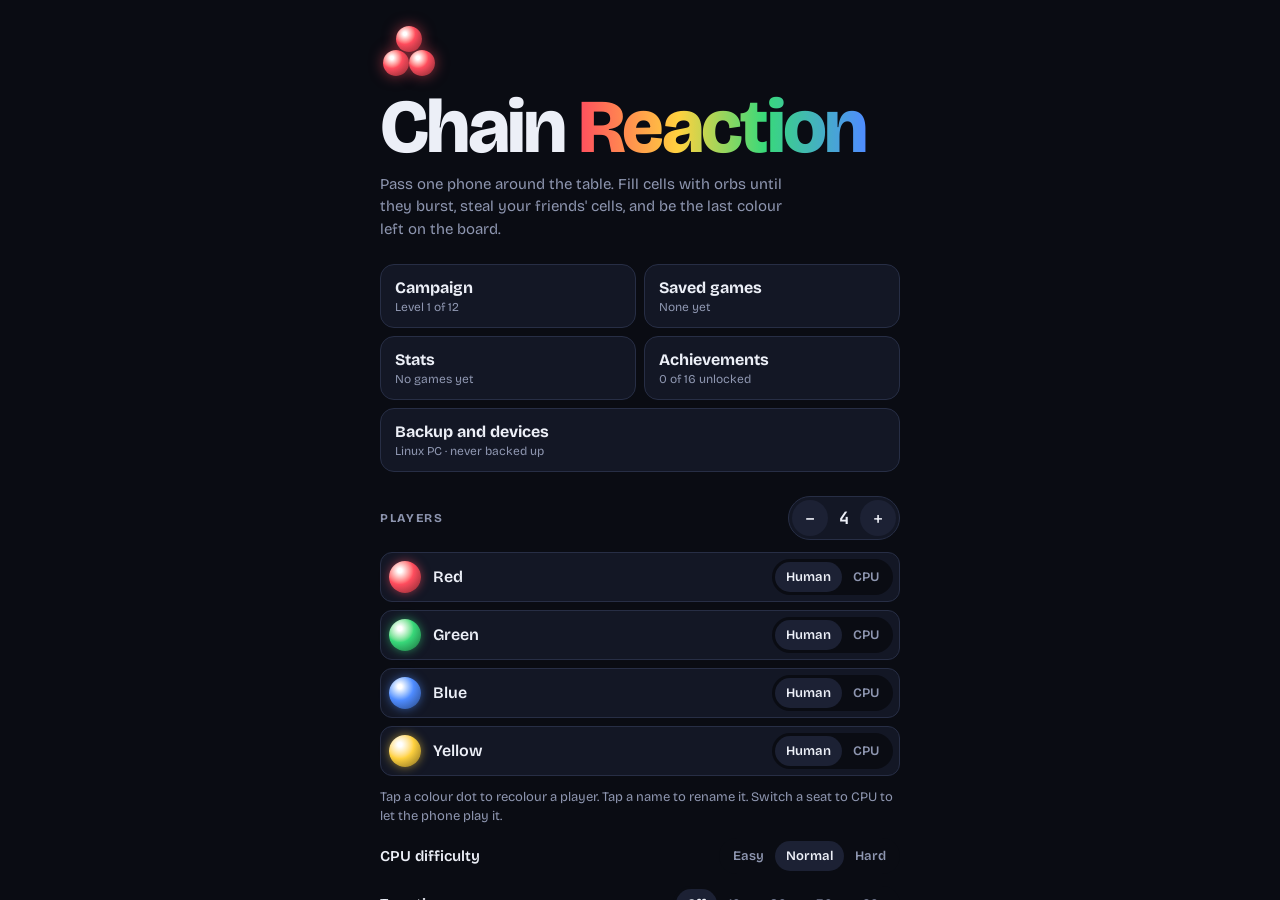
<file: apps/chain-reaction/index.html>
<!doctype html>
<html lang="en">
<head>
<meta charset="utf-8">
<meta name="viewport" content="width=device-width,initial-scale=1,viewport-fit=cover">
<!-- APP:HEAD -->
<title>Chain Reaction</title>
<meta name="claude:viewport-fit-sides" content="cover">
<meta name="description" content="Pass-and-play Chain Reaction for 2 to 8 players on one phone.">
<meta name="theme-color" content="#0a0c13">
<link rel="manifest" href="manifest.webmanifest" data-pwa>
<link rel="icon" href="icons/icon-192.png" type="image/png" data-pwa>
<link rel="apple-touch-icon" href="icons/icon-192.png" data-pwa>
<meta name="mobile-web-app-capable" content="yes" data-pwa>
<link rel="preconnect" href="https://fonts.googleapis.com">
<link rel="preconnect" href="https://fonts.gstatic.com" crossorigin>
<link rel="stylesheet" href="https://fonts.googleapis.com/css2?family=Bricolage+Grotesque:opsz,wght@12..96,500;12..96,700;12..96,800&family=JetBrains+Mono:wght@500;700&display=swap">
<style>
/* Layout: one-screen app. A home sheet, then a board that fills the screen between a turn bar and a player rail.
   The app chrome is a single dark look by choice; the board itself takes whatever colours the players pick. */
:root{
  --ink:#0a0c13;
  --panel:#131725;
  --raise:#1c2134;
  --line:#272e45;
  --text:#eceff7;
  --muted:#8e96b0;
  --gold:#ffd23f;
  --danger:#ff8a8a;
  --pc:#ff4d5e;
  --font-display:"Bricolage Grotesque","Segoe UI",Roboto,system-ui,sans-serif;
  --font-mono:"JetBrains Mono",ui-monospace,SFMono-Regular,Menlo,Consolas,monospace;
  --r:12px;
  color-scheme:dark;
}
*{box-sizing:border-box}
[hidden]{display:none!important}
html{height:100%;background:var(--ink);padding-top:env(safe-area-inset-top,0px);padding-bottom:env(safe-area-inset-bottom,0px)}
body{
  height:100%;margin:0;overflow:hidden;
  background:var(--ink);color:var(--text);
  font-family:var(--font-display);font-size:15px;
  -webkit-tap-highlight-color:transparent;
  padding-left:max(16px,env(safe-area-inset-left,0px));
  padding-right:max(16px,env(safe-area-inset-right,0px));
}
button{font:inherit;color:inherit}
:focus-visible{outline:2px solid var(--text);outline-offset:2px}
.screen{height:100%;display:flex;flex-direction:column}
.sr{position:absolute;width:1px;height:1px;overflow:hidden;clip:rect(0 0 0 0);white-space:nowrap}
.muted{color:var(--muted)}
.num{font-family:var(--font-mono);font-variant-numeric:tabular-nums}

/* ---------- shared controls ---------- */
h2{margin:0;font-size:12px;font-weight:700;letter-spacing:.14em;text-transform:uppercase;color:var(--muted)}
.btn{display:inline-flex;align-items:center;justify-content:center;gap:8px;min-height:48px;padding:0 20px;border-radius:14px;border:1px solid var(--line);background:var(--raise);color:var(--text);font-size:16px;font-weight:700;cursor:pointer;text-align:center}
.btn:disabled{opacity:.4;cursor:default}
.btn.primary{border-color:transparent;background:var(--text);color:var(--ink)}
.btn.ghost{background:transparent}
.btn.danger{color:var(--danger);border-color:color-mix(in srgb,var(--danger) 35%,var(--line))}
.btn.big{min-height:56px;font-size:18px}
.btn.small{min-height:38px;padding:0 16px;font-size:15px;border-radius:12px}
.btn.mini{min-height:34px;padding:0 12px;font-size:13px;border-radius:10px}
.seg{display:flex;flex:none;padding:3px;border-radius:999px;background:var(--ink)}
.seg button{padding:7px 11px;border:0;border-radius:999px;background:transparent;color:var(--muted);font-size:13px;font-weight:600;cursor:pointer;white-space:nowrap}
.seg button[aria-pressed="true"]{background:var(--raise);color:var(--text)}
.seg.wide{display:grid;grid-auto-flow:column;grid-auto-columns:minmax(0,1fr);border-radius:12px}
.seg.wide button{border-radius:9px;padding:9px 4px}
.stepper{display:flex;align-items:center;gap:4px;padding:3px;border-radius:999px;background:var(--panel);border:1px solid var(--line)}
.stepper button{width:36px;height:36px;border:0;border-radius:50%;background:var(--raise);font-size:20px;line-height:1;cursor:pointer}
.stepper button:disabled{opacity:.3;cursor:default}
.stepper output{min-width:2.4ch;text-align:center;font-family:var(--font-mono);font-weight:700;font-size:17px;font-variant-numeric:tabular-nums}
.opt{display:flex;align-items:center;justify-content:space-between;gap:12px;padding:12px 14px;border-radius:var(--r);background:var(--panel);border:1px solid var(--line);cursor:pointer}
.opt small{display:block;color:var(--muted);font-size:12px;margin-top:2px}
.opt input{width:20px;height:20px;flex:none;accent-color:#38d97a}
.swatches{display:flex;flex-wrap:wrap;gap:9px}
.sw{position:relative;width:34px;height:34px;flex:none;padding:0;border-radius:50%;border:2px solid rgba(255,255,255,.14);background:var(--c);cursor:pointer}
.sw[aria-pressed="true"]{box-shadow:0 0 0 2px var(--panel),0 0 0 4px var(--text)}
.sw-custom{display:inline-block;overflow:hidden;background:conic-gradient(#ff4d5e,#ffd23f,#38d97a,#2fe0e0,#4f8cff,#b06bff,#ff4d5e)}
.sw-custom input{position:absolute;inset:-4px;width:calc(100% + 8px);height:calc(100% + 8px);opacity:0;border:0;padding:0;cursor:pointer}
.sw-custom.is-on{box-shadow:0 0 0 2px var(--panel),0 0 0 4px var(--text)}
.text-input{width:100%;padding:11px 12px;border-radius:10px;border:1px solid var(--line);background:var(--ink);color:var(--text);font:inherit;font-size:16px}
textarea.text-input{min-height:96px;resize:vertical;font-family:var(--font-mono);font-size:12px;line-height:1.4}
.pdots{display:flex;gap:6px;flex-wrap:wrap;align-items:center}
.pdot{width:14px;height:14px;border-radius:50%;background:var(--c);box-shadow:0 0 8px color-mix(in srgb,var(--c) 50%,transparent)}
.pdot.out{opacity:.25;box-shadow:none}

/* ---------- home ---------- */
#setup{overflow-y:auto;overscroll-behavior:contain;padding-block:24px 32px}
.sheet{width:100%;max-width:520px;margin:0 auto;display:flex;flex-direction:column;gap:24px}
.brand{display:grid;gap:12px}
.atom{width:58px;height:58px;position:relative;animation:spin 1.4s linear infinite}
.atom i{position:absolute;width:26px;height:26px;border-radius:50%;
  background:radial-gradient(circle at 34% 30%,#fff 0 7%,var(--c) 42%,color-mix(in srgb,var(--c) 50%,#000) 100%);
  box-shadow:0 0 14px color-mix(in srgb,var(--c) 55%,transparent)}
.atom i:nth-child(1){left:16px;top:2px}
.atom i:nth-child(2){left:3px;top:26px}
.atom i:nth-child(3){left:29px;top:26px}
@keyframes spin{to{transform:rotate(360deg)}}
h1{margin:0;font-size:clamp(46px,14vw,76px);line-height:.88;font-weight:800;letter-spacing:-.035em;text-wrap:balance}
h1 .hot{background:linear-gradient(90deg,#ff4d5e,#ffd23f 35%,#38d97a 65%,#4f8cff);-webkit-background-clip:text;background-clip:text;color:transparent}
.lede{margin:0;color:var(--muted);line-height:1.5;max-width:42ch}
.continue{display:grid;gap:10px;padding:16px;border-radius:16px;background:var(--panel);border:1px solid color-mix(in srgb,var(--c,#eceff7) 45%,var(--line))}
.continue-top{display:flex;justify-content:space-between;align-items:baseline;gap:12px}
.continue-top b{font-size:18px}
.continue p{margin:0;color:var(--muted);font-size:14px}
.continue-actions{display:grid;grid-template-columns:minmax(0,1fr) auto;gap:8px}
.tiles{display:grid;grid-template-columns:repeat(2,minmax(0,1fr));gap:8px}
.tile{display:grid;gap:3px;align-content:start;text-align:left;padding:13px 14px;border-radius:14px;border:1px solid var(--line);background:var(--panel);cursor:pointer;min-width:0}
.tile b{font-size:16px}
.tile span{font-size:12px;color:var(--muted);overflow:hidden;text-overflow:ellipsis;white-space:nowrap}
.tile.wide{grid-column:1/-1}
.tile.warn span{color:var(--gold)}
.block{display:grid;grid-template-columns:minmax(0,1fr);gap:12px}
.block-head{display:flex;align-items:center;justify-content:space-between;gap:12px}
.plist{display:grid;grid-template-columns:minmax(0,1fr);gap:8px}
.prow{display:grid;gap:10px;padding:6px 6px 6px 8px;border-radius:var(--r);background:var(--panel);border:1px solid var(--line)}
.prow-main{display:flex;align-items:center;gap:10px;min-width:0}
.swatch{width:32px;height:32px;flex:none;padding:0;border:0;border-radius:50%;cursor:pointer;
  background:radial-gradient(circle at 34% 30%,#fff 0 7%,var(--c) 45%,color-mix(in srgb,var(--c) 50%,#000) 100%);
  box-shadow:0 0 10px color-mix(in srgb,var(--c) 55%,transparent)}
.swatch[aria-expanded="true"]{box-shadow:0 0 0 2px var(--panel),0 0 0 4px var(--c)}
.pname{flex:1;min-width:0;width:0;padding:8px 2px;border:0;border-bottom:1px dashed transparent;background:transparent;color:var(--text);font:inherit;font-size:16px;font-weight:600}
.pname:focus{outline:none;border-bottom-color:var(--c)}
.palette{padding:2px 4px 6px}
.hint{margin:0;font-size:13px;color:var(--muted);line-height:1.45}
.sub-row{display:flex;align-items:center;justify-content:space-between;gap:10px 12px;flex-wrap:wrap}
.sub-row > span{font-weight:600}
.sizes{display:grid;grid-template-columns:repeat(6,minmax(0,1fr));gap:8px}
@media (max-width:520px){.sizes{grid-template-columns:repeat(3,minmax(0,1fr))}}
.size{display:grid;gap:2px;justify-items:start;padding:11px 10px;border-radius:var(--r);border:1px solid var(--line);background:var(--panel);cursor:pointer;text-align:left}
.size b{font-family:var(--font-mono);font-size:15px;white-space:nowrap;font-variant-numeric:tabular-nums}
.size span{font-size:12px;color:var(--muted)}
.size[aria-pressed="true"]{border-color:var(--text);background:var(--raise)}
.size.custom{grid-column:1/-1;grid-auto-flow:column;justify-content:space-between;align-items:center}
.custom-size{display:grid;gap:10px;padding:12px 14px;border-radius:var(--r);background:var(--panel);border:1px solid var(--line)}
.start-row{display:grid;gap:10px}
.rules{border-top:1px solid var(--line);padding-top:16px;color:var(--muted);line-height:1.55}
.rules summary{cursor:pointer;color:var(--text);font-weight:700}
.rules ol{margin:12px 0 0;padding-left:20px;display:grid;gap:6px;max-width:62ch}
.rules b{color:var(--text)}
.version{font-family:var(--font-mono);font-size:11px;color:var(--muted);text-align:center}

/* ---------- game ---------- */
#game{gap:10px;padding-block:10px 12px}
.bar{display:flex;align-items:center;gap:8px;flex:none}
.turn{flex:1;min-width:0;display:flex;align-items:center;gap:10px;padding:6px 14px 6px 7px;border-radius:999px;
  background:color-mix(in srgb,var(--pc) 16%,var(--panel));border:1px solid color-mix(in srgb,var(--pc) 50%,transparent);
  transition:background .25s,border-color .25s}
.turn.urgent{animation:urgent .8s ease-in-out infinite}
@keyframes urgent{50%{border-color:var(--pc)}}
.turn .dot{width:28px;height:28px;flex:none;border-radius:50%;
  background:radial-gradient(circle at 34% 30%,#fff 0 7%,var(--pc) 45%,color-mix(in srgb,var(--pc) 50%,#000) 100%);
  box-shadow:0 0 14px color-mix(in srgb,var(--pc) 60%,transparent)}
.turn .txt{display:flex;flex-direction:column;min-width:0;line-height:1.15}
#turnName{font-size:16px;white-space:nowrap;overflow:hidden;text-overflow:ellipsis}
#turnNote{font-family:var(--font-mono);font-size:12px;color:var(--muted);white-space:nowrap}
.moveno{font-family:var(--font-mono);font-size:12px;color:var(--muted);white-space:nowrap;font-variant-numeric:tabular-nums;padding:4px 8px;border-radius:8px;background:var(--panel)}
.icon-btn{height:42px;min-width:42px;display:inline-flex;align-items:center;justify-content:center;gap:6px;padding:0 9px;border-radius:12px;border:1px solid var(--line);background:var(--panel);font-size:14px;font-weight:600;cursor:pointer}
.icon-btn:disabled{opacity:.35;cursor:default}
.icon-btn svg{width:20px;height:20px;flex:none}
@media (max-width:440px){.moveno{display:none}}
#stage{flex:1;min-height:0;display:flex;align-items:center;justify-content:center}
#board{display:block;touch-action:manipulation;cursor:pointer}
.rail{flex:none;display:flex;gap:6px;overflow-x:auto;scrollbar-width:none}
.rail::-webkit-scrollbar{display:none}
.chip{flex:none;display:flex;align-items:center;gap:7px;padding:7px 10px;border-radius:10px;background:var(--panel);border:1px solid var(--line);font-size:13px;white-space:nowrap;transition:background .2s,border-color .2s,opacity .2s}
.chip .dot{width:10px;height:10px;border-radius:50%;background:var(--c)}
.chip .ct{font-family:var(--font-mono);font-size:12px;color:var(--muted);font-variant-numeric:tabular-nums}
.chip.is-turn{border-color:var(--c);background:color-mix(in srgb,var(--c) 18%,var(--panel))}
.chip.is-out{opacity:.45}
.chip.is-out .nm{text-decoration:line-through}

/* ---------- overlays ---------- */
.overlay{position:fixed;inset:0;z-index:20;display:grid;place-items:center;background:rgba(6,7,12,.74);backdrop-filter:blur(6px);
  padding:max(16px,env(safe-area-inset-top,0px)) max(16px,env(safe-area-inset-right,0px)) max(16px,env(safe-area-inset-bottom,0px)) max(16px,env(safe-area-inset-left,0px))}
.card{width:100%;max-width:380px;max-height:100%;overflow-y:auto;display:grid;gap:10px;padding:26px 22px 22px;border-radius:20px;background:var(--panel);border:1px solid var(--line);text-align:center}
.card h2,.panel-head h2{font-size:28px;letter-spacing:-.02em;text-transform:none;color:var(--text);font-weight:800;text-wrap:balance}
.card p{margin:0;color:var(--muted);line-height:1.5}
.eyebrow{font-size:12px;letter-spacing:.14em;text-transform:uppercase;color:var(--muted)}
.win-orb{width:84px;height:84px;margin:0 auto 6px;border-radius:50%;
  background:radial-gradient(circle at 34% 30%,#fff 0 7%,var(--wc) 45%,color-mix(in srgb,var(--wc) 50%,#000) 100%);
  box-shadow:0 0 40px color-mix(in srgb,var(--wc) 60%,transparent);animation:pulse 1.6s ease-in-out infinite}
@keyframes pulse{50%{transform:scale(1.07)}}
#winOv .btn.primary{background:var(--wc,var(--text));color:#0a0c13}
.actions{display:grid;gap:8px;margin-top:10px}
.menu-grid{display:grid;grid-template-columns:repeat(2,minmax(0,1fr));gap:8px}
.menu-grid .btn{font-size:14px;padding:0 10px}
.sheet-ov{place-items:stretch;z-index:25}
#askOv{z-index:40}
.panel{width:100%;max-width:560px;height:100%;justify-self:center;display:flex;flex-direction:column;min-height:0;background:var(--panel);border:1px solid var(--line);border-radius:20px;overflow:hidden}
.panel-head{flex:none;display:flex;align-items:center;justify-content:space-between;gap:12px;padding:12px 14px 12px 18px;border-bottom:1px solid var(--line)}
.panel-head h2{font-size:22px}
.preview-wrap{flex:none;height:clamp(110px,22vh,170px);display:flex;align-items:center;justify-content:center;padding:12px;background:var(--pbg,#0a0c13);border-bottom:1px solid var(--line)}
.panel-body{flex:1;min-height:0;overflow-y:auto;overscroll-behavior:contain;padding:18px 16px 24px;display:grid;grid-template-columns:minmax(0,1fr);gap:24px;align-content:start}
.group{display:grid;grid-template-columns:minmax(0,1fr);gap:12px}
.field{display:grid;gap:8px}
.field-label{display:flex;justify-content:space-between;align-items:baseline;gap:12px;font-weight:600}
.field-label output{font-family:var(--font-mono);font-size:13px;color:var(--muted);font-variant-numeric:tabular-nums}
.field.is-off{opacity:.4}
input[type="range"]{width:100%;accent-color:#eceff7}
.list{display:grid;gap:8px}
.item{display:grid;gap:8px;padding:12px 14px;border-radius:12px;background:var(--ink);border:1px solid var(--line);min-width:0}
.item-head{display:flex;justify-content:space-between;align-items:baseline;gap:10px;min-width:0}
.item-head b{min-width:0;overflow:hidden;text-overflow:ellipsis;white-space:nowrap}
.item-meta{font-size:13px;color:var(--muted);line-height:1.4}
.item-actions{display:flex;gap:6px;flex-wrap:wrap}
.empty{padding:18px;border-radius:12px;border:1px dashed var(--line);color:var(--muted);text-align:center;line-height:1.5}
.stat-grid{display:grid;grid-template-columns:repeat(2,minmax(0,1fr));gap:8px}
.stat{display:grid;gap:2px;padding:12px;border-radius:12px;background:var(--ink);border:1px solid var(--line);min-width:0}
.stat b{font-family:var(--font-mono);font-size:20px;font-variant-numeric:tabular-nums}
.stat span{font-size:12px;color:var(--muted)}
.barrow{display:grid;grid-template-columns:minmax(0,7.5em) minmax(0,1fr) auto;align-items:center;gap:10px;font-size:14px}
.barrow .nm{display:flex;align-items:center;gap:6px;min-width:0;overflow:hidden;white-space:nowrap;text-overflow:ellipsis}
.barrow .track{height:8px;border-radius:99px;background:var(--ink);overflow:hidden}
.barrow .fill{height:100%;border-radius:99px;background:var(--c)}
.ach{display:flex;gap:12px;align-items:center;padding:12px;border-radius:12px;background:var(--ink);border:1px solid var(--line)}
.ach .badge{width:42px;height:42px;flex:none;border-radius:50%;display:grid;place-items:center;font-family:var(--font-mono);font-weight:700;font-size:13px;
  background:radial-gradient(circle at 34% 30%,#fff 0 7%,var(--gold) 45%,#8a6500 100%);color:#2a1f00;box-shadow:0 0 14px rgba(255,210,63,.35)}
.ach.locked .badge{background:var(--raise);color:var(--muted);box-shadow:none}
.ach.locked .ach-name{color:var(--muted)}
.ach-text{display:grid;gap:2px;min-width:0}
.ach-text small{color:var(--muted);font-size:13px;line-height:1.35}
.level{display:flex;align-items:center;gap:12px;padding:12px;border-radius:12px;background:var(--ink);border:1px solid var(--line)}
.level .lv{width:42px;height:42px;flex:none;border-radius:12px;display:grid;place-items:center;font-family:var(--font-mono);font-weight:700;background:var(--raise)}
.level.done .lv{background:var(--gold);color:#2a1f00}
.level.locked{opacity:.45}
.level .lv-text{flex:1;min-width:0;display:grid;gap:2px}
.level .lv-text small{color:var(--muted);font-size:13px}
.kv{display:flex;justify-content:space-between;gap:12px;font-size:14px}
.kv span:first-child{color:var(--muted)}
.toast{position:fixed;left:50%;bottom:calc(72px + env(safe-area-inset-bottom,0px));z-index:50;max-width:calc(100% - 32px);
  padding:9px 16px;border-radius:999px;background:var(--raise);border:1px solid var(--line);font-size:14px;text-align:center;
  transform:translate(-50%,8px);opacity:0;transition:opacity .2s,transform .2s;pointer-events:none}
.toast.show{opacity:1;transform:translate(-50%,0)}
.toast.gold{border-color:var(--gold);color:var(--gold)}
@media (prefers-reduced-motion:reduce){.atom,.win-orb,.turn.urgent{animation:none}.toast,.turn,.chip{transition:none}}
</style>
<!-- APP:HEAD-END -->
</head>
<body>
<!-- APP:BODY -->
<section id="setup" class="screen" aria-labelledby="title">
  <div class="sheet">
    <header class="brand">
      <div class="atom" aria-hidden="true"><i style="--c:#ff4d5e"></i><i style="--c:#ff4d5e"></i><i style="--c:#ff4d5e"></i></div>
      <h1 id="title">Chain <span class="hot">Reaction</span></h1>
      <p class="lede">Pass one phone around the table. Fill cells with orbs until they burst, steal your friends' cells, and be the last colour left on the board.</p>
    </header>

    <section id="continueCard" class="continue" aria-labelledby="contTitle" hidden>
      <div class="continue-top"><b id="contTitle">Game in progress</b><span id="contWhen" class="muted"></span></div>
      <div id="contPlayers" class="pdots"></div>
      <p id="contInfo"></p>
      <div class="continue-actions">
        <button type="button" id="contBtn" class="btn primary">Continue game</button>
        <button type="button" id="contQuit" class="btn danger">Quit</button>
      </div>
    </section>

    <nav class="tiles" aria-label="More">
      <button type="button" class="tile" data-sheet="campaign"><b>Campaign</b><span id="tileCampaign">12 levels</span></button>
      <button type="button" class="tile" data-sheet="saves"><b>Saved games</b><span id="tileSaves">None yet</span></button>
      <button type="button" class="tile" data-sheet="stats"><b>Stats</b><span id="tileStats">No games yet</span></button>
      <button type="button" class="tile" data-sheet="achievements"><b>Achievements</b><span id="tileAch">0 unlocked</span></button>
      <button type="button" class="tile wide" data-sheet="data" id="tileDataBtn"><b>Backup and devices</b><span id="tileData">Never backed up</span></button>
    </nav>

    <section class="block" aria-labelledby="playersH">
      <div class="block-head">
        <h2 id="playersH">Players</h2>
        <div class="stepper">
          <button type="button" id="minus" aria-label="Remove a player">&minus;</button>
          <output id="pcount" aria-live="polite">4</output>
          <button type="button" id="plus" aria-label="Add a player">+</button>
        </div>
      </div>
      <div id="plist" class="plist"></div>
      <p class="hint">Tap a colour dot to recolour a player. Tap a name to rename it. Switch a seat to CPU to let the phone play it.</p>
      <div class="sub-row">
        <span>CPU difficulty</span>
        <div class="seg" id="cpuLevel" role="group" aria-label="CPU difficulty">
          <button type="button" data-v="easy">Easy</button>
          <button type="button" data-v="normal">Normal</button>
          <button type="button" data-v="hard">Hard</button>
        </div>
      </div>
      <div class="sub-row">
        <span>Turn timer</span>
        <div class="seg" id="turnLimit" role="group" aria-label="Turn timer">
          <button type="button" data-v="0">Off</button>
          <button type="button" data-v="10">10s</button>
          <button type="button" data-v="20">20s</button>
          <button type="button" data-v="30">30s</button>
          <button type="button" data-v="60">60s</button>
        </div>
      </div>
      <p class="hint">With a turn timer, the phone moves for anyone who runs out of time.</p>
    </section>

    <section class="block" aria-labelledby="boardH">
      <h2 id="boardH">Board</h2>
      <div id="sizes" class="sizes"></div>
      <div id="customSize" class="custom-size" hidden>
        <div class="sub-row"><span>Columns</span>
          <div class="stepper"><button type="button" data-dim="customCols" data-d="-1" aria-label="Fewer columns">&minus;</button><output id="colsOut">14</output><button type="button" data-dim="customCols" data-d="1" aria-label="More columns">+</button></div>
        </div>
        <div class="sub-row"><span>Rows</span>
          <div class="stepper"><button type="button" data-dim="customRows" data-d="-1" aria-label="Fewer rows">&minus;</button><output id="rowsOut">24</output><button type="button" data-dim="customRows" data-d="1" aria-label="More rows">+</button></div>
        </div>
      </div>
    </section>

    <div class="start-row">
      <button type="button" id="startBtn" class="btn primary big">Start new game</button>
      <button type="button" id="customizeBtn" class="btn">Customize look and feel</button>
      <button type="button" id="installBtn" class="btn ghost" hidden>Install as app</button>
    </div>

    <details class="rules">
      <summary>How to play</summary>
      <ol>
        <li>Players take turns. On your turn, tap an <b>empty cell</b> or a cell that already has <b>your orbs</b>.</li>
        <li>Every cell has a limit. A <b>corner</b> holds 1 orb, an <b>edge</b> holds 2, and a <b>middle</b> cell holds 3.</li>
        <li>Add one more and the cell <b>explodes</b>. It throws one orb into each neighbouring cell and turns those cells your colour.</li>
        <li>Explosions can set off more explosions, so one tap can flip half the board.</li>
        <li>Once everyone has played, a player with no orbs left is <b>out</b>. The last colour standing wins.</li>
        <li>Your game saves itself after every move. Close the app any time and it opens right where you left off. A game only ends when someone wins or you choose <b>Quit game</b>.</li>
      </ol>
    </details>
    <p class="version">Chain Reaction 4.0</p>
  </div>
</section>

<section id="game" class="screen" hidden>
  <header class="bar">
    <div class="turn" id="turnChip" aria-live="polite">
      <span class="dot" aria-hidden="true"></span>
      <div class="txt"><b id="turnName">Red</b><span id="turnNote">your move</span></div>
    </div>
    <span id="moveNo" class="moveno">Move 0</span>
    <button type="button" id="undoBtn" class="icon-btn" aria-label="Undo">
      <svg viewBox="0 0 24 24" fill="none" stroke="currentColor" stroke-width="2.2" stroke-linecap="round" stroke-linejoin="round" aria-hidden="true"><path d="M9 14L4 9l5-5"/><path d="M4 9h10.5a5.5 5.5 0 0 1 0 11H11"/></svg>
    </button>
    <button type="button" id="redoBtn" class="icon-btn" aria-label="Redo">
      <svg viewBox="0 0 24 24" fill="none" stroke="currentColor" stroke-width="2.2" stroke-linecap="round" stroke-linejoin="round" aria-hidden="true"><path d="M15 14l5-5-5-5"/><path d="M20 9H9.5a5.5 5.5 0 0 0 0 11H13"/></svg>
    </button>
    <button type="button" id="menuBtn" class="icon-btn" aria-label="Game menu">
      <svg viewBox="0 0 24 24" fill="none" stroke="currentColor" stroke-width="2.2" stroke-linecap="round" aria-hidden="true"><path d="M4 7h16M4 12h16M4 17h16"/></svg>
    </button>
  </header>
  <div id="stage"><canvas id="board" role="img" aria-label="Game board"></canvas></div>
  <footer id="rail" class="rail" aria-label="Players and orb counts"></footer>
</section>

<div id="winOv" class="overlay" hidden>
  <div class="card" role="dialog" aria-modal="true" aria-labelledby="winTitle">
    <div class="win-orb" aria-hidden="true"></div>
    <p class="eyebrow" id="winEyebrow">Last colour standing</p>
    <h2 id="winTitle">Red wins</h2>
    <p id="winStats"></p>
    <div class="actions">
      <button type="button" id="againBtn" class="btn primary">Play again</button>
      <button type="button" id="winUndoBtn" class="btn">Undo last move</button>
      <button type="button" id="winHomeBtn" class="btn ghost">Home</button>
    </div>
  </div>
</div>

<div id="menuOv" class="overlay" hidden>
  <div class="card" role="dialog" aria-modal="true" aria-labelledby="menuTitle">
    <h2 id="menuTitle">Paused</h2>
    <p id="menuInfo">Your game saves itself after every move.</p>
    <div class="actions">
      <button type="button" id="resumeBtn" class="btn primary">Keep playing</button>
      <div class="menu-grid">
        <button type="button" id="saveCopyBtn" class="btn">Save a copy</button>
        <button type="button" id="hintBtn" class="btn">Show a hint</button>
        <button type="button" id="menuSoundBtn" class="btn">Sound: on</button>
        <button type="button" id="fullBtn" class="btn">Full screen</button>
      </div>
      <button type="button" id="menuCustomBtn" class="btn">Customize look and feel</button>
      <button type="button" id="restartBtn" class="btn">Restart with same players</button>
      <button type="button" id="homeBtn" class="btn">Home (game stays saved)</button>
      <button type="button" id="quitBtn" class="btn danger">Quit game</button>
    </div>
  </div>
</div>

<div id="customOv" class="overlay sheet-ov" hidden>
  <div class="panel" role="dialog" aria-modal="true" aria-labelledby="customTitle">
    <header class="panel-head">
      <h2 id="customTitle">Customize</h2>
      <button type="button" id="customDone" class="btn primary small">Done</button>
    </header>
    <div class="preview-wrap" id="previewWrap"><canvas id="preview" aria-label="Preview of the board with your settings"></canvas></div>
    <div class="panel-body">

      <section class="group" aria-labelledby="gGrid">
        <h2 id="gGrid">Grid</h2>
        <div class="field">
          <span class="field-label">Grid colour</span>
          <div class="seg wide" data-set="gridMode" role="group" aria-label="Grid colour mode">
            <button type="button" data-v="fixed">One colour</button>
            <button type="button" data-v="player">Follows player</button>
          </div>
        </div>
        <div class="field" id="gridColorField">
          <div class="swatches" data-set="gridColor" data-list="grid" role="group" aria-label="Grid colour"></div>
        </div>
        <div class="field">
          <span class="field-label">Line thickness</span>
          <div class="seg wide" data-set="gridWidth" role="group" aria-label="Line thickness">
            <button type="button" data-v="thin">Thin</button>
            <button type="button" data-v="normal">Normal</button>
            <button type="button" data-v="bold">Bold</button>
          </div>
        </div>
        <div class="field">
          <label class="field-label" for="gridOpacity">Line brightness <output data-out="gridOpacity"></output></label>
          <input type="range" id="gridOpacity" data-set="gridOpacity" min="15" max="100" step="5">
        </div>
        <label class="opt" for="gridGlow"><span>Glowing lines</span><input type="checkbox" id="gridGlow" data-set="gridGlow"></label>
      </section>

      <section class="group" aria-labelledby="gBg">
        <h2 id="gBg">Board background</h2>
        <div class="swatches" data-set="boardBg" data-list="bg" role="group" aria-label="Board background"></div>
      </section>

      <section class="group" aria-labelledby="gOrbs">
        <h2 id="gOrbs">Orbs</h2>
        <div class="field">
          <span class="field-label">Style</span>
          <div class="seg wide" data-set="orbStyle" role="group" aria-label="Orb style">
            <button type="button" data-v="glossy">Glossy</button>
            <button type="button" data-v="flat">Flat</button>
            <button type="button" data-v="glow">Glow</button>
            <button type="button" data-v="outline">Ring</button>
          </div>
        </div>
        <div class="field">
          <label class="field-label" for="orbSize">Size <output data-out="orbSize"></output></label>
          <input type="range" id="orbSize" data-set="orbSize" min="70" max="130" step="5">
        </div>
        <label class="opt" for="numbers"><span>Show orb counts<small>Prints the number of orbs in each cell</small></span><input type="checkbox" id="numbers" data-set="numbers"></label>
        <p class="hint">Player colours are set on the home screen. Tap a player's dot there.</p>
      </section>

      <section class="group" aria-labelledby="gMotion">
        <h2 id="gMotion">Motion</h2>
        <div class="field">
          <span class="field-label">Explosion speed</span>
          <div class="seg wide" data-set="speed" role="group" aria-label="Explosion speed">
            <button type="button" data-v="slow">Slow</button>
            <button type="button" data-v="normal">Normal</button>
            <button type="button" data-v="fast">Fast</button>
            <button type="button" data-v="instant">Instant</button>
          </div>
        </div>
        <label class="opt" for="spin"><span>Spinning orbs</span><input type="checkbox" id="spin" data-set="spin"></label>
        <label class="opt" for="shake"><span>Shake cells about to burst</span><input type="checkbox" id="shake" data-set="shake"></label>
        <label class="opt" for="lastMove"><span>Highlight the last move</span><input type="checkbox" id="lastMove" data-set="lastMove"></label>
      </section>

      <section class="group" aria-labelledby="gFeel">
        <h2 id="gFeel">Sound, touch and screen</h2>
        <label class="opt" for="sound"><span>Sound effects</span><input type="checkbox" id="sound" data-set="sound"></label>
        <label class="opt" for="vibrate"><span>Vibration<small>Only on phones that support it</small></span><input type="checkbox" id="vibrate" data-set="vibrate"></label>
        <label class="opt" for="keepAwake"><span>Keep the screen on during games</span><input type="checkbox" id="keepAwake" data-set="keepAwake"></label>
      </section>

      <button type="button" id="resetLook" class="btn ghost">Reset look to defaults</button>
    </div>
  </div>
</div>

<div id="sheetOv" class="overlay sheet-ov" hidden>
  <div class="panel" role="dialog" aria-modal="true" aria-labelledby="sheetTitle">
    <header class="panel-head">
      <h2 id="sheetTitle">Saved games</h2>
      <button type="button" id="sheetDone" class="btn primary small">Done</button>
    </header>
    <div class="panel-body" id="sheetBody"></div>
  </div>
</div>

<div id="askOv" class="overlay" hidden>
  <div class="card" role="alertdialog" aria-modal="true" aria-labelledby="askTitle" aria-describedby="askText">
    <h2 id="askTitle"></h2>
    <p id="askText"></p>
    <label class="sr" for="askInput">Name</label>
    <input id="askInput" class="text-input" maxlength="40" autocomplete="off" hidden>
    <div class="actions" id="askActions"></div>
  </div>
</div>

<input type="file" id="restoreFile" accept=".json,application/json" hidden>
<div id="toast" class="toast" role="status" aria-live="polite"></div>

<script>
(() => {
"use strict";

/* ---------- constants ---------- */
const APP_VERSION = "4.0";
const PALETTE = [
  {name:"Red",hex:"#ff4d5e"},   {name:"Green",hex:"#38d97a"},  {name:"Blue",hex:"#4f8cff"},  {name:"Yellow",hex:"#ffd23f"},
  {name:"Purple",hex:"#b06bff"},{name:"Cyan",hex:"#2fe0e0"},   {name:"Orange",hex:"#ff8a3d"},{name:"Pink",hex:"#ff5fc4"},
  {name:"White",hex:"#f4f6fb"}, {name:"Lime",hex:"#a3e635"},   {name:"Teal",hex:"#14b8a6"},  {name:"Brown",hex:"#b07a4a"},
  {name:"Magenta",hex:"#e040fb"},{name:"Sky",hex:"#7dd3fc"},   {name:"Coral",hex:"#ff8a80"}, {name:"Grey",hex:"#9aa3b5"}
];
const DEFAULT_COLORS = PALETTE.slice(0, 8).map(c => c.hex);
const DEFAULT_NAMES = PALETTE.slice(0, 8).map(c => c.name);
const SWATCH_LISTS = {
  grid: [["White","#ffffff"],["Silver","#b8c0d4"],["Slate","#5b6584"],["Cyan","#2fe0e0"],["Gold","#ffd23f"],["Pink","#ff5fc4"],["Lime","#a3e635"],["Red","#ff4d5e"]],
  bg:   [["Ink","#0a0c13"],["Black","#000000"],["Midnight","#0d1b3d"],["Plum","#24112e"],["Forest","#0c2418"],["Slate","#1f2532"],["Paper","#f1efe8"]]
};
const SIZES = [
  {id:"s",   label:"Classic", rows:9,  cols:6},
  {id:"m",   label:"Large",   rows:12, cols:8},
  {id:"l",   label:"HD",      rows:16, cols:10},
  {id:"xl",  label:"XL",      rows:20, cols:12},
  {id:"xxl", label:"XXL",     rows:24, cols:14},
  {id:"max", label:"Max",     rows:28, cols:16}
];
const LIMITS = { customCols:[4, 20], customRows:[4, 36] };
const SPEED = { slow:1.7, normal:1, fast:0.5, instant:0.12 };
const LINE = { thin:1, normal:1.5, bold:2.5 };
const LEVEL_NAMES = { easy:"Easy", normal:"Normal", hard:"Hard" };
const LOOK_DEFAULTS = {
  gridMode:"fixed", gridColor:"#ffffff", gridWidth:"normal", gridOpacity:0.8, gridGlow:false,
  boardBg:"#0a0c13", orbStyle:"glossy", orbSize:1, numbers:false,
  speed:"normal", spin:true, shake:true, lastMove:true, sound:true, vibrate:true, keepAwake:true
};
const ENUMS = { gridMode:["fixed","player"], gridWidth:Object.keys(LINE), orbStyle:["glossy","flat","glow","outline"], speed:Object.keys(SPEED) };
const CAMPAIGN = [
  {rows:9,  cols:6,  cpus:1, lvl:"easy"},
  {rows:9,  cols:6,  cpus:2, lvl:"easy"},
  {rows:12, cols:8,  cpus:1, lvl:"normal"},
  {rows:12, cols:8,  cpus:2, lvl:"normal"},
  {rows:12, cols:8,  cpus:3, lvl:"easy"},
  {rows:16, cols:10, cpus:2, lvl:"normal"},
  {rows:16, cols:10, cpus:1, lvl:"hard"},
  {rows:16, cols:10, cpus:3, lvl:"normal"},
  {rows:20, cols:12, cpus:2, lvl:"hard"},
  {rows:20, cols:12, cpus:4, lvl:"normal"},
  {rows:24, cols:14, cpus:3, lvl:"hard"},
  {rows:24, cols:14, cpus:5, lvl:"hard"}
];
const ACHIEVEMENTS = [
  {id:"first",    name:"First spark",       desc:"Finish your first game"},
  {id:"games10",  name:"Regular",           desc:"Finish 10 games"},
  {id:"games50",  name:"Veteran",           desc:"Finish 50 games"},
  {id:"chain10",  name:"Chain gang",        desc:"Set off a chain 10 bursts deep"},
  {id:"chain25",  name:"Supernova",         desc:"Set off a chain 25 bursts deep"},
  {id:"chain50",  name:"Big bang",          desc:"Set off a chain 50 bursts deep"},
  {id:"sweep",    name:"Clean sweep",       desc:"Knock out 2 players with one move"},
  {id:"party",    name:"Full house",        desc:"Finish a game with 8 players"},
  {id:"giant",    name:"Giant board",       desc:"Finish a game on a 14×24 board or bigger"},
  {id:"marathon", name:"Marathon",          desc:"Finish a game that lasts 300 moves"},
  {id:"blitz",    name:"Blitz",             desc:"Win a game in 40 moves or fewer"},
  {id:"beatHard", name:"Beat the machine",  desc:"Win against a Hard CPU"},
  {id:"camp1",    name:"Cadet",             desc:"Clear campaign level 1"},
  {id:"camp6",    name:"Captain",           desc:"Clear campaign level 6"},
  {id:"campAll",  name:"Commander",         desc:"Clear all 12 campaign levels"},
  {id:"backup",   name:"Safe keeper",       desc:"Back up your saves"}
];
const MAX_SAVES = 30, MAX_RESULTS = 500, MAX_POINTS = 3, AUTOSAVE_HISTORY = 60, SAVE_HISTORY = 20;
const HEX = /^#[0-9a-f]{6}$/i;
const reduceMotion = !!(window.matchMedia && matchMedia("(prefers-reduced-motion: reduce)").matches);
const $ = s => document.querySelector(s);
const $$ = s => Array.from(document.querySelectorAll(s));
const esc = s => String(s).replace(/[&<>"']/g, ch => ({"&":"&amp;","<":"&lt;",">":"&gt;",'"':"&quot;","'":"&#39;"}[ch]));
const nameOf = hex => (PALETTE.find(c => c.hex.toLowerCase() === String(hex).toLowerCase()) || {}).name;
const rid = () => Date.now().toString(36) + Math.random().toString(36).slice(2, 8);
const plural = (n, one, many) => `${n} ${n === 1 ? one : (many || one + "s")}`;

/* ---------- storage: everything lives on this device only ---------- */
const K = {
  setup:"cr:setup", look:"cr:look", active:"cr:active", activePrev:"cr:active-prev", saves:"cr:saves",
  results:"cr:results", ach:"cr:achievements", camp:"cr:campaign", device:"cr:device", points:"cr:restore-points", meta:"cr:meta"
};
let storageWarned = false;
const store = {
  raw(k){ try { return localStorage.getItem(k); } catch (e) { return null; } },
  get(k, fallback){ const r = this.raw(k); if (r == null) return fallback === undefined ? null : fallback; try { return JSON.parse(r); } catch (e) { return fallback === undefined ? null : fallback; } },
  set(k, v, quiet){
    try { localStorage.setItem(k, JSON.stringify(v)); return true; }
    catch (e) {
      if (!quiet && !storageWarned) { storageWarned = true; toast("Storage is full. Back up your data, then delete old saved games."); }
      return false;
    }
  },
  del(k){ try { localStorage.removeItem(k); } catch (e) {} },
  bytes(){ let n = 0; try { for (const k of Object.values(K)) { const v = localStorage.getItem(k); if (v) n += v.length * 2; } } catch (e) {} return n; }
};

const setup = {
  count:4, names:DEFAULT_NAMES.slice(), colors:DEFAULT_COLORS.slice(), cpu:new Array(8).fill(false),
  cpuLevel:"normal", turnLimit:0, size:"xxl", customCols:14, customRows:24, v:3
};
const look = { ...LOOK_DEFAULTS };
let device = null, saves = [], results = [], achievements = {}, campaign = { unlocked:1, done:{} }, meta = {};
const saveSetup = () => store.set(K.setup, setup);
const saveLook = () => store.set(K.look, look);
const saveMeta = () => store.set(K.meta, meta, true);

function loadSetup(saved){
  if (!saved || typeof saved !== "object") return;
  if (Number.isInteger(saved.count)) setup.count = Math.min(8, Math.max(2, saved.count));
  if (Array.isArray(saved.names)) saved.names.slice(0, 8).forEach((n, k) => { if (typeof n === "string") setup.names[k] = n.slice(0, 14); });
  if (Array.isArray(saved.colors)) saved.colors.slice(0, 8).forEach((c, k) => { if (HEX.test(c)) setup.colors[k] = c; });
  if (Array.isArray(saved.cpu)) saved.cpu.slice(0, 8).forEach((v, k) => { setup.cpu[k] = !!v; });
  if (LEVEL_NAMES[saved.cpuLevel]) setup.cpuLevel = saved.cpuLevel;
  if ([0, 10, 20, 30, 60].includes(saved.turnLimit)) setup.turnLimit = saved.turnLimit;
  // Sizes saved before v2 belong to an older menu, so the XXL default wins once.
  if (saved.v >= 2 && (saved.size === "custom" || SIZES.some(s => s.id === saved.size))) setup.size = saved.size;
  for (const k of ["customCols","customRows"]) {
    if (Number.isInteger(saved[k])) setup[k] = Math.min(LIMITS[k][1], Math.max(LIMITS[k][0], saved[k]));
  }
}
function loadLook(saved){
  if (!saved || typeof saved !== "object") return;
  for (const k of Object.keys(LOOK_DEFAULTS)) {
    const v = saved[k], d = LOOK_DEFAULTS[k];
    if (typeof v !== typeof d) continue;
    if (ENUMS[k] && !ENUMS[k].includes(v)) continue;
    if ((k === "gridColor" || k === "boardBg") && !HEX.test(v)) continue;
    look[k] = v;
  }
  look.gridOpacity = Math.min(1, Math.max(0.15, look.gridOpacity));
  look.orbSize = Math.min(1.3, Math.max(0.7, look.orbSize));
}
function guessDeviceName(){
  const ua = navigator.userAgent || "";
  if (/Android/i.test(ua)) return /Mobile/i.test(ua) ? "Android phone" : "Android tablet";
  if (/iPhone/.test(ua)) return "iPhone";
  if (/iPad/.test(ua)) return "iPad";
  if (/Windows/.test(ua)) return "Windows PC";
  if (/Macintosh/.test(ua)) return "Mac";
  if (/Linux/.test(ua)) return "Linux PC";
  return "This device";
}
function loadAll(){
  // Older versions kept setup and look under different keys.
  if (!store.raw(K.setup) && store.raw("chain-reaction-setup")) store.set(K.setup, store.get("chain-reaction-setup"));
  if (!store.raw(K.look) && store.raw("chain-reaction-look")) store.set(K.look, store.get("chain-reaction-look"));
  const oldSetup = store.get(K.setup);
  loadSetup(oldSetup);
  loadLook(store.get(K.look));
  if (!store.raw(K.look) && oldSetup && typeof oldSetup.sound === "boolean") look.sound = oldSetup.sound;
  device = store.get(K.device);
  if (!device || typeof device.id !== "string") { device = { id:rid(), name:guessDeviceName(), created:Date.now() }; store.set(K.device, device); }
  saves = (store.get(K.saves, []) || []).filter(s => s && s.id && validGame(s.game));
  results = (store.get(K.results, []) || []).filter(r => r && r.id && Array.isArray(r.p));
  achievements = store.get(K.ach, {}) || {};
  const c = store.get(K.camp);
  campaign = c && typeof c === "object" ? { unlocked:Math.max(1, c.unlocked | 0), done:c.done || {} } : { unlocked:1, done:{} };
  meta = store.get(K.meta, {}) || {};
}

/* ---------- rules engine (pure, shared by the board and the CPU) ---------- */
function makeGeom(rows, cols){
  const n = rows * cols, crit = new Uint8Array(n), nb = new Array(n);
  for (let r = 0; r < rows; r++) for (let c = 0; c < cols; c++) {
    const i = r * cols + c, a = [];
    if (r > 0) a.push(i - cols);
    if (r < rows - 1) a.push(i + cols);
    if (c > 0) a.push(i - 1);
    if (c < cols - 1) a.push(i + 1);
    nb[i] = a; crit[i] = a.length;           // critical mass = number of neighbours (2, 3 or 4)
  }
  return { rows, cols, n, crit, nb };
}
function unstable(G, S){
  const u = [];
  for (let i = 0; i < G.n; i++) if (S.count[i] >= G.crit[i]) u.push(i);
  return u;
}
function applyWave(G, S, u){
  for (const i of u) {
    const o = S.owner[i];
    S.count[i] -= G.crit[i];
    if (S.count[i] === 0) S.owner[i] = -1;
    for (const j of G.nb[i]) { S.count[j]++; S.owner[j] = o; }
  }
}
function tally(S, np){
  const t = new Array(np).fill(0);
  for (let i = 0; i < S.count.length; i++) { const o = S.owner[i]; if (o >= 0) t[o] += S.count[i]; }
  return t;
}
function soleOwner(S, p){
  for (let i = 0; i < S.owner.length; i++) { const o = S.owner[i]; if (o !== -1 && o !== p) return false; }
  return true;
}

/* ---------- CPU player ---------- */
function simulate(base, i, p){
  const T = { count:base.count.slice(), owner:base.owner.slice() };
  T.count[i]++; T.owner[i] = p;
  for (let w = 0; w < 400; w++) {
    const u = unstable(G, T);
    if (!u.length) break;
    applyWave(G, T, u);
    if (soleOwner(T, p)) break;
  }
  return T;
}
function evaluate(T, p, othersMoved){
  let mine = 0, theirs = 0, s = 0;
  for (let i = 0; i < G.n; i++) {
    const o = T.owner[i];
    if (o === -1) continue;
    const n = T.count[i], cr = G.crit[i];
    if (o !== p) { theirs += n; continue; }
    mine += n; s += n;
    let exposed = false;
    for (const j of G.nb[i]) {
      const oj = T.owner[j];
      if (oj !== -1 && oj !== p && T.count[j] >= G.crit[j] - 1) { exposed = true; s -= 5 - cr; }
    }
    if (!exposed) {
      if (cr === 2) s += 3; else if (cr === 3) s += 2;
      if (n === cr - 1) s += 2;
    }
  }
  if (mine === 0) return -1e6;
  if (theirs === 0 && othersMoved) return 1e6;
  return s - theirs;
}
function legalMoves(T, p){
  const m = [];
  for (let i = 0; i < G.n; i++) { const o = T.owner[i]; if (o === -1 || o === p) m.push(i); }
  return m;
}
function cpuChoose(p, levelOverride){
  const othersMoved = P.every((q, k) => k === p || q.out || q.moved);
  const level = levelOverride || P[p].lvl || "normal";
  const noise = level === "easy" ? 14 : 0.8;
  const scored = legalMoves(S, p).map(i => {
    const T = simulate(S, i, p);
    return { i, T, s:evaluate(T, p, othersMoved) + Math.random() * noise };
  });
  scored.sort((a, b) => b.s - a.s);
  if (level !== "hard" || scored[0].s >= 1e6) return scored[0].i;

  // Hard: for the best few moves, assume the next opponent answers with their best reply.
  const t0 = performance.now();
  let best = scored[0], bestScore = -Infinity;
  for (const c of scored.slice(0, 6)) {
    if (performance.now() - t0 > 1200) break;
    const tl = tally(c.T, P.length);
    let q = -1;
    for (let step = 1; step < P.length; step++) {
      const k = (p + step) % P.length;
      if (!P[k].out && (tl[k] > 0 || !P[k].moved)) { q = k; break; }
    }
    let worst = c.s;
    if (q >= 0) {
      for (const j of legalMoves(c.T, q)) {
        const v = evaluate(simulate(c.T, j, q), p, true);
        if (v < worst) worst = v;
      }
    }
    const score = worst + c.s * 0.01;
    if (score > bestScore) { bestScore = score; best = c; }
  }
  return best.i;
}

/* ---------- game state ---------- */
let G = null, S = null, P = [], cur = 0, moveNo = 0, lastMove = -1;
let busy = false, over = false, history = [], redo = [], gameId = 0, cpuTimer = 0, chainLen = 0;
let gm = null;                                 // per-game info: id, mode, level, clock, timer, result
let anim = null, flash = null, hint = null, screen = "setup", openPal = -1, outsThisMove = 0;

/* ---------- sound, touch and screen ---------- */
let actx = null;
function ensureAudio(){
  if (!look.sound) return;
  try {
    actx = actx || new (window.AudioContext || window.webkitAudioContext)();
    if (actx.state === "suspended") actx.resume();
  } catch (e) { actx = null; }
}
function blip(freq, dur, type, vol, delay){
  if (!look.sound || !actx) return;
  try {
    const t = actx.currentTime + (delay || 0);
    const o = actx.createOscillator(), g = actx.createGain();
    o.type = type || "sine";
    o.frequency.setValueAtTime(freq, t);
    o.frequency.exponentialRampToValueAtTime(freq * 0.55, t + dur);
    g.gain.setValueAtTime(vol || 0.1, t);
    g.gain.exponentialRampToValueAtTime(0.0008, t + dur);
    o.connect(g).connect(actx.destination);
    o.start(t); o.stop(t + dur + 0.03);
  } catch (e) {}
}
function buzz(ms){ if (!look.vibrate) return; try { navigator.vibrate && navigator.vibrate(ms); } catch (e) {} }
let wakeLock = null;
async function keepAwake(on){
  try {
    if (on && look.keepAwake && !wakeLock && "wakeLock" in navigator && document.visibilityState === "visible") {
      wakeLock = await navigator.wakeLock.request("screen");
      wakeLock.addEventListener("release", () => { wakeLock = null; });
    } else if ((!on || !look.keepAwake) && wakeLock) {
      await wakeLock.release(); wakeLock = null;
    }
  } catch (e) { wakeLock = null; }
}

const toastQ = [];
let toastBusy = false;
function toast(msg, gold){
  if (toastQ.length && toastQ[toastQ.length - 1][0] === msg) return;
  if (toastQ.length > 3) toastQ.shift();
  toastQ.push([msg, !!gold]);
  if (!toastBusy) nextToast();
}
function nextToast(){
  const el = $("#toast"), item = toastQ.shift();
  if (!item) { toastBusy = false; return; }
  toastBusy = true;
  el.textContent = item[0];
  el.classList.toggle("gold", item[1]);
  el.classList.add("show");
  setTimeout(() => { el.classList.remove("show"); setTimeout(nextToast, 220); }, item[1] ? 2400 : 1700);
}

/* ---------- time helpers ---------- */
function ago(ts){
  if (!ts) return "never";
  const s = Math.max(0, (Date.now() - ts) / 1000);
  if (s < 60) return "just now";
  if (s < 3600) return `${Math.floor(s / 60)} min ago`;
  if (s < 86400) return plural(Math.floor(s / 3600), "hour") + " ago";
  if (s < 86400 * 30) return plural(Math.floor(s / 86400), "day") + " ago";
  return new Date(ts).toLocaleDateString();
}
function clock(ms){
  const s = Math.floor(ms / 1000), h = Math.floor(s / 3600), m = Math.floor(s / 60) % 60, ss = s % 60;
  return h ? `${h}:${String(m).padStart(2, "0")}:${String(ss).padStart(2, "0")}` : `${m}:${String(ss).padStart(2, "0")}`;
}
function duration(sec){
  const h = Math.floor(sec / 3600), m = Math.round(sec / 60) % 60;
  return h ? `${h}h ${m}m` : `${Math.max(1, Math.round(sec / 60))} min`;
}
function when(ts){ return new Date(ts).toLocaleString([], { dateStyle:"medium", timeStyle:"short" }); }

/* ---------- confirm and input dialogs (the viewer has no native ones) ---------- */
let askResolve = null;
function ask({ title, text, input, buttons }){
  return new Promise(resolve => {
    if (askResolve) askResolve(null);
    askResolve = resolve;
    $("#askTitle").textContent = title;
    $("#askText").textContent = text || "";
    $("#askText").hidden = !text;
    const inp = $("#askInput");
    inp.hidden = input === undefined;
    if (input !== undefined) inp.value = input;
    $("#askActions").innerHTML = buttons.map((b, n) =>
      `<button type="button" class="btn ${b.kind || ""}" data-n="${n}">${esc(b.label)}</button>`).join("");
    $("#askOv").hidden = false;
    setTimeout(() => (input !== undefined ? inp : $("#askActions .btn")).focus(), 30);
    $("#askOv")._buttons = buttons;
  });
}
function closeAsk(value){
  $("#askOv").hidden = true;
  const r = askResolve; askResolve = null;
  if (r) r(value);
}
$("#askActions").addEventListener("click", e => {
  const b = e.target.closest("button[data-n]");
  if (!b) return;
  const def = $("#askOv")._buttons[+b.dataset.n];
  closeAsk(def.value === undefined ? null : (!$("#askInput").hidden ? { value:def.value, text:$("#askInput").value.trim() } : def.value));
});
$("#askInput").addEventListener("keydown", e => {
  if (e.key === "Enter") { const first = $("#askActions .btn.primary"); if (first) first.click(); }
});

/* ---------- home screen ---------- */
function boardSize(){
  if (setup.size === "custom") return { rows:setup.customRows, cols:setup.customCols };
  return SIZES.find(s => s.id === setup.size) || SIZES[4];
}
function renderSetup(){
  $("#pcount").textContent = setup.count;
  $("#minus").disabled = setup.count <= 2;
  $("#plus").disabled = setup.count >= 8;
  const list = $("#plist");
  list.innerHTML = "";
  for (let k = 0; k < setup.count; k++) {
    const row = document.createElement("div");
    row.className = "prow";
    row.style.setProperty("--c", setup.colors[k]);
    const isCustom = !PALETTE.some(c => c.hex.toLowerCase() === setup.colors[k].toLowerCase());
    row.innerHTML =
      `<div class="prow-main">
         <button type="button" class="swatch" data-pal="${k}" aria-expanded="${openPal === k}" aria-label="Change colour for player ${k + 1}"></button>
         <label class="sr" for="pname-${k}">Player ${k + 1} name</label>
         <input id="pname-${k}" class="pname" maxlength="14" autocomplete="off" spellcheck="false" placeholder="Player ${k + 1}">
         <div class="seg" role="group" aria-label="Who plays seat ${k + 1}">
           <button type="button" data-k="${k}" data-cpu="0" aria-pressed="${!setup.cpu[k]}">Human</button>
           <button type="button" data-k="${k}" data-cpu="1" aria-pressed="${setup.cpu[k]}">CPU</button>
         </div>
       </div>
       <div class="palette swatches" ${openPal === k ? "" : "hidden"} role="group" aria-label="Colours for player ${k + 1}">
         ${PALETTE.map(c => `<button type="button" class="sw" style="--c:${c.hex}" data-k="${k}" data-color="${c.hex}" aria-label="${c.name}" aria-pressed="${c.hex.toLowerCase() === setup.colors[k].toLowerCase()}"></button>`).join("")}
         <label class="sw sw-custom${isCustom ? " is-on" : ""}"><span class="sr">Any colour for player ${k + 1}</span><input type="color" id="pcolor-${k}" data-k="${k}" value="${setup.colors[k]}"></label>
       </div>`;
    const input = row.querySelector(".pname");
    input.value = setup.names[k];
    input.addEventListener("input", () => { setup.names[k] = input.value; saveSetup(); });
    const picker = row.querySelector('input[type="color"]');
    picker.addEventListener("input", () => { row.style.setProperty("--c", picker.value); setPlayerColor(k, picker.value, false); });
    picker.addEventListener("change", () => { openPal = -1; renderSetup(); });
    list.appendChild(row);
  }
  $$("#cpuLevel button").forEach(b => b.setAttribute("aria-pressed", String(b.dataset.v === setup.cpuLevel)));
  $$("#turnLimit button").forEach(b => b.setAttribute("aria-pressed", String(+b.dataset.v === setup.turnLimit)));
  $("#sizes").innerHTML =
    SIZES.map(s => `<button type="button" class="size" data-size="${s.id}" aria-pressed="${s.id === setup.size}"><b>${s.cols}&times;${s.rows}</b><span>${s.label}</span></button>`).join("") +
    `<button type="button" class="size custom" data-size="custom" aria-pressed="${setup.size === "custom"}"><span>Custom size</span><b>${setup.customCols}&times;${setup.customRows}</b></button>`;
  $("#customSize").hidden = setup.size !== "custom";
  $("#colsOut").textContent = setup.customCols;
  $("#rowsOut").textContent = setup.customRows;
  $$("#customSize button[data-dim]").forEach(b => {
    const v = setup[b.dataset.dim], [lo, hi] = LIMITS[b.dataset.dim];
    b.disabled = +b.dataset.d < 0 ? v <= lo : v >= hi;
  });
}
function setPlayerColor(k, hex, swap){
  const old = setup.colors[k];
  const other = setup.colors.findIndex((c, j) => j !== k && c.toLowerCase() === hex.toLowerCase());
  if (swap && other >= 0) {
    setup.colors[other] = old;
    if (setup.names[other] === nameOf(hex)) setup.names[other] = nameOf(old) || setup.names[other];
  }
  // A seat still using its default colour name follows its new colour.
  if (setup.names[k] === nameOf(old) && nameOf(hex)) setup.names[k] = nameOf(hex);
  setup.colors[k] = hex;
  saveSetup();
}
function renderHome(){
  const act = readActive();
  const card = $("#continueCard");
  card.hidden = !act;
  if (act) {
    const leader = act.P.find((q, k) => k === act.cur) || act.P[0];
    card.style.setProperty("--c", leader.color);
    $("#contTitle").textContent = act.over ? "Game finished" : act.mode === "campaign" ? `Campaign level ${act.level}` : "Game in progress";
    $("#contWhen").textContent = `saved ${ago(act.savedAt)}`;
    $("#contPlayers").innerHTML = act.P.map(q => `<span class="pdot${q.out ? " out" : ""}" style="--c:${q.color}" title="${esc(q.name)}"></span>`).join("");
    $("#contInfo").textContent = `${act.cols}×${act.rows} board · move ${act.moveNo} · ${clock(act.elapsed || 0)} played · ${act.over ? "see the result" : leader.name + " to move"}`;
  }
  $("#startBtn").textContent = act ? "Start a new game" : "Start game";
  $("#tileCampaign").textContent = campaignCleared() >= CAMPAIGN.length ? "All levels cleared" : `Level ${Math.min(campaign.unlocked, CAMPAIGN.length)} of ${CAMPAIGN.length}`;
  $("#tileSaves").textContent = saves.length ? plural(saves.length, "saved game") : "None yet";
  $("#tileStats").textContent = results.length ? plural(results.length, "game") + " finished" : "No games yet";
  $("#tileAch").textContent = `${Object.keys(achievements).filter(id => ACHIEVEMENTS.some(a => a.id === id)).length} of ${ACHIEVEMENTS.length} unlocked`;
  const stale = hasData() && (!meta.lastBackup || Date.now() - meta.lastBackup > 7 * 86400000);
  $("#tileDataBtn").classList.toggle("warn", stale);
  $("#tileData").textContent = `${device.name} · ${meta.lastBackup ? "backed up " + ago(meta.lastBackup) : "never backed up"}`;
}
function hasData(){ return !!(results.length || saves.length || store.raw(K.active)); }

$("#minus").addEventListener("click", () => { setup.count = Math.max(2, setup.count - 1); openPal = -1; saveSetup(); renderSetup(); });
$("#plus").addEventListener("click", () => { setup.count = Math.min(8, setup.count + 1); openPal = -1; saveSetup(); renderSetup(); });
$("#plist").addEventListener("click", e => {
  const pal = e.target.closest("button[data-pal]");
  if (pal) { const k = +pal.dataset.pal; openPal = openPal === k ? -1 : k; renderSetup(); return; }
  const sw = e.target.closest("button[data-color]");
  if (sw) { setPlayerColor(+sw.dataset.k, sw.dataset.color, true); openPal = -1; renderSetup(); return; }
  const b = e.target.closest("button[data-cpu]");
  if (b) { setup.cpu[+b.dataset.k] = b.dataset.cpu === "1"; saveSetup(); renderSetup(); }
});
$("#cpuLevel").addEventListener("click", e => {
  const b = e.target.closest("button[data-v]");
  if (!b) return;
  setup.cpuLevel = b.dataset.v; saveSetup(); renderSetup();
});
$("#turnLimit").addEventListener("click", e => {
  const b = e.target.closest("button[data-v]");
  if (!b) return;
  setup.turnLimit = +b.dataset.v; saveSetup(); renderSetup();
});
$("#sizes").addEventListener("click", e => {
  const b = e.target.closest("button[data-size]");
  if (!b) return;
  setup.size = b.dataset.size; saveSetup(); renderSetup();
});
$("#customSize").addEventListener("click", e => {
  const b = e.target.closest("button[data-dim]");
  if (!b) return;
  const k = b.dataset.dim, [lo, hi] = LIMITS[k];
  setup[k] = Math.min(hi, Math.max(lo, setup[k] + +b.dataset.d));
  saveSetup(); renderSetup();
});
$("#startBtn").addEventListener("click", async () => {
  ensureAudio();
  if (!(await clearWayForNewGame())) return;
  startFree();
});
$("#contBtn").addEventListener("click", () => { ensureAudio(); resumeActive(); });
$("#contQuit").addEventListener("click", async () => {
  const v = await ask({ title:"Quit this game?", text:"It will be removed from this device. Saved copies are not affected.",
    buttons:[{ label:"Quit game", kind:"danger", value:true }, { label:"Keep it", kind:"ghost", value:false }] });
  if (v) { clearActive(); renderHome(); toast("Game quit"); }
});
$$(".tile[data-sheet]").forEach(t => t.addEventListener("click", () => openSheet(t.dataset.sheet)));

/* Before a new game replaces the one in progress, let the player keep it. */
async function clearWayForNewGame(){
  const act = readActive();
  if (!act || act.over) return true;
  const v = await ask({
    title:"You have a game in progress",
    text:"Starting a new game ends it. You can keep a copy in Saved games first.",
    buttons:[{ label:"Save a copy, then start", kind:"primary", value:"save" }, { label:"End it and start", kind:"danger", value:"end" }, { label:"Cancel", kind:"ghost", value:null }]
  });
  if (!v) return false;
  if (v === "save") addSave(act, null);
  return true;
}

function showScreen(name){
  screen = name;
  $("#setup").hidden = name !== "setup";
  $("#game").hidden = name !== "game";
  meta.screen = name; saveMeta();
  applyPageBg();
  if (name === "game") { layout(); armBack(); keepAwake(true); }
  else { keepAwake(false); renderHome(); }
}
function applyPageBg(){
  const bg = screen === "game" ? look.boardBg : "";
  document.body.style.background = bg;
  document.documentElement.style.background = bg;
  const m = document.querySelector('meta[name="theme-color"]');
  if (m) m.setAttribute("content", bg || "#0a0c13");
}

/* ---------- customize panel ---------- */
let returnToGame = false;
function openCustomize(fromGame){
  returnToGame = fromGame;
  clearTimeout(cpuTimer);
  $("#menuOv").hidden = true;
  $("#customOv").hidden = false;
  syncCustomize();
  layoutPreview();
  $("#customDone").focus();
}
function closeCustomize(){
  $("#customOv").hidden = true;
  if (returnToGame) maybeCpu();
}
function renderSwatches(){
  $$("#customOv .swatches[data-list]").forEach(box => {
    const key = box.dataset.set;
    box.innerHTML =
      SWATCH_LISTS[box.dataset.list].map(([name, hex]) =>
        `<button type="button" class="sw" style="--c:${hex}" data-hex="${hex}" aria-label="${name}"></button>`).join("") +
      `<label class="sw sw-custom"><span class="sr">Any colour</span><input type="color" id="pick-${key}"></label>`;
    box.addEventListener("click", e => {
      const b = e.target.closest("button[data-hex]");
      if (b) { look[key] = b.dataset.hex; applyLook(); }
    });
    box.querySelector('input[type="color"]').addEventListener("input", e => { look[key] = e.target.value; applyLook(); });
  });
}
function syncCustomize(){
  $$("#customOv [data-set]").forEach(el => {
    const key = el.dataset.set, v = look[key];
    if (el.classList.contains("seg")) {
      el.querySelectorAll("button[data-v]").forEach(b => b.setAttribute("aria-pressed", String(b.dataset.v === v)));
    } else if (el.classList.contains("swatches")) {
      let matched = false;
      el.querySelectorAll("button[data-hex]").forEach(b => {
        const on = b.dataset.hex.toLowerCase() === v.toLowerCase();
        matched = matched || on;
        b.setAttribute("aria-pressed", String(on));
      });
      const custom = el.querySelector(".sw-custom");
      custom.classList.toggle("is-on", !matched);
      custom.querySelector("input").value = v;
    } else if (el.type === "range") {
      el.value = Math.round(v * 100);
    } else if (el.type === "checkbox") {
      el.checked = !!v;
    }
  });
  $$("#customOv output[data-out]").forEach(o => { o.textContent = Math.round(look[o.dataset.out] * 100) + "%"; });
  $("#gridColorField").classList.toggle("is-off", look.gridMode === "player");
  $("#previewWrap").style.setProperty("--pbg", look.boardBg);
}
$("#customOv").addEventListener("click", e => {
  const b = e.target.closest(".seg[data-set] button[data-v]");
  if (!b) return;
  look[b.closest(".seg").dataset.set] = b.dataset.v;
  applyLook();
});
$$('#customOv input[type="range"][data-set]').forEach(el => el.addEventListener("input", () => { look[el.dataset.set] = +el.value / 100; applyLook(); }));
$$('#customOv input[type="checkbox"][data-set]').forEach(el => el.addEventListener("change", () => {
  look[el.dataset.set] = el.checked;
  if (el.dataset.set === "sound" && el.checked) ensureAudio();
  if (el.dataset.set === "vibrate" && el.checked) buzz(20);
  applyLook();
  if (el.dataset.set === "keepAwake") keepAwake(screen === "game");
}));
$("#resetLook").addEventListener("click", () => { Object.assign(look, LOOK_DEFAULTS); applyLook(); toast("Look reset to defaults"); });
$("#customDone").addEventListener("click", closeCustomize);
$("#customizeBtn").addEventListener("click", () => openCustomize(false));
$("#menuCustomBtn").addEventListener("click", () => openCustomize(true));

function applyLook(){
  saveLook();
  syncCustomize();
  syncSound();
  applyPageBg();
  layout();
  layoutPreview();
}
function syncSound(){ $("#menuSoundBtn").textContent = look.sound ? "Sound: on" : "Sound: off"; }

/* ---------- saving: board encoding ---------- */
function encBoard(count, owner){
  let c = "", o = "";
  for (let i = 0; i < count.length; i++) { c += count[i].toString(36); o += owner[i] < 0 ? "." : owner[i]; }
  return { c, o };
}
function decBoard(e, n){
  const count = new Uint8Array(n), owner = new Int8Array(n);
  for (let i = 0; i < n; i++) { count[i] = parseInt(e.c[i], 36) || 0; owner[i] = e.o[i] === "." ? -1 : +e.o[i]; }
  return { count, owner };
}
function snap(){
  return { b:encBoard(S.count, S.owner), P:P.map(q => [q.moved ? 1 : 0, q.out ? 1 : 0]), cur, moveNo, lastMove };
}
function applySnap(h){
  const d = decBoard(h.b, G.n);
  S.count = d.count; S.owner = d.owner;
  P.forEach((q, k) => { q.moved = !!h.P[k][0]; q.out = !!h.P[k][1]; });
  cur = h.cur; moveNo = h.moveNo; lastMove = h.lastMove;
}
function serializeGame(historyLen){
  return {
    v:1, id:gm.id, mode:gm.mode, level:gm.level || 0, rows:G.rows, cols:G.cols,
    b:encBoard(S.count, S.owner),
    P:P.map(q => ({ name:q.name, color:q.color, cpu:!!q.cpu, lvl:q.lvl || "", moved:!!q.moved, out:!!q.out })),
    cur, moveNo, lastMove, over,
    startedAt:gm.startedAt, elapsed:Math.round(gm.elapsed), longestChain:gm.longestChain, hints:gm.hints,
    turnLimit:gm.turnLimit, turnLeft:Math.round(gm.turnLeft), resultId:gm.resultId || null,
    savedAt:Date.now(), device:device.name, app:APP_VERSION,
    history:history.slice(-historyLen), redo:redo.slice(-20)
  };
}
function validGame(o){
  try {
    if (!o || o.v !== 1) return false;
    const { rows, cols } = o;
    if (!Number.isInteger(rows) || !Number.isInteger(cols) || rows < 2 || cols < 2 || rows > 40 || cols > 40) return false;
    if (!o.b || typeof o.b.c !== "string" || typeof o.b.o !== "string" || o.b.c.length !== rows * cols || o.b.o.length !== rows * cols) return false;
    if (!Array.isArray(o.P) || o.P.length < 2 || o.P.length > 8) return false;
    if (!o.P.every(q => q && typeof q.name === "string" && HEX.test(q.color))) return false;
    return Number.isInteger(o.cur) && o.cur >= 0 && o.cur < o.P.length;
  } catch (e) { return false; }
}
function loadGame(o){
  G = makeGeom(o.rows, o.cols);
  S = decBoard(o.b, G.n);
  P = o.P.map(q => ({ name:q.name.slice(0, 14), color:q.color, cpu:!!q.cpu, lvl:LEVEL_NAMES[q.lvl] ? q.lvl : (q.cpu ? "normal" : ""), moved:!!q.moved, out:!!q.out }));
  cur = o.cur; moveNo = o.moveNo | 0; lastMove = Number.isInteger(o.lastMove) ? o.lastMove : -1; over = !!o.over;
  const okSnap = h => h && h.b && h.b.c && h.b.c.length === G.n && Array.isArray(h.P) && h.P.length === P.length;
  history = (o.history || []).filter(okSnap);
  redo = (o.redo || []).filter(okSnap);
  gm = {
    id:o.id || rid(), mode:o.mode === "campaign" ? "campaign" : "free", level:o.level | 0,
    startedAt:o.startedAt || Date.now(), elapsed:+o.elapsed || 0, longestChain:o.longestChain | 0, hints:o.hints | 0,
    turnLimit:[0, 10, 20, 30, 60].includes(o.turnLimit) ? o.turnLimit : 0, turnLeft:+o.turnLeft || 0, resultId:o.resultId || null
  };
  if (!gm.turnLeft) gm.turnLeft = gm.turnLimit * 1000;
  busy = false; anim = null; flash = null; hint = null; chainLen = 0;
  gameId++; clearTimeout(cpuTimer);
}

/* ---------- autosave: the game in progress is written after every change ---------- */
let lastAutosave = 0;
function autosave(){
  if (!G || !gm) return;
  const prev = store.raw(K.active);
  if (prev) { try { localStorage.setItem(K.activePrev, prev); } catch (e) {} }
  store.set(K.active, serializeGame(AUTOSAVE_HISTORY));
  lastAutosave = performance.now();
}
function readActive(){
  for (const k of [K.active, K.activePrev]) {
    const o = store.get(k);
    if (validGame(o)) return o;
  }
  return null;
}
function clearActive(){
  store.del(K.active); store.del(K.activePrev);
  meta.screen = "setup"; saveMeta();
}
function resumeActive(){
  const act = readActive();
  if (!act) { toast("That game could not be found"); renderHome(); return; }
  loadGame(act);
  enterGame();
}
function enterGame(){
  $("#winOv").hidden = true; $("#menuOv").hidden = true;
  showScreen("game");
  updateUI();
  if (over) { const w = P.findIndex(q => !q.out); showWinner(w, true); }
  else if (unstable(G, S).length) resolve(cur, gameId);
  else maybeCpu();
}

/* ---------- saved games ---------- */
function defaultSaveName(o){
  const names = o.P.map(q => q.name).slice(0, 3).join(", ") + (o.P.length > 3 ? ` +${o.P.length - 3}` : "");
  return o.mode === "campaign" ? `Campaign level ${o.level}` : names;
}
function addSave(o, name){
  const copy = JSON.parse(JSON.stringify(o));
  copy.history = (copy.history || []).slice(-SAVE_HISTORY);
  const entry = { id:rid(), name:(name || defaultSaveName(copy)).slice(0, 40), at:Date.now(), device:device.name, deviceId:device.id, game:copy };
  saves.unshift(entry);
  if (saves.length > MAX_SAVES) saves.length = MAX_SAVES;
  if (!store.set(K.saves, saves)) { saves.shift(); return null; }
  toast(`Saved as "${entry.name}"`);
  return entry;
}
async function saveCopyFromGame(){
  if (!G) return;
  const o = serializeGame(SAVE_HISTORY);
  const r = await ask({ title:"Save a copy", text:`Saved games stay on this device until you delete them. You have ${saves.length} of ${MAX_SAVES}.`,
    input:defaultSaveName(o), buttons:[{ label:"Save", kind:"primary", value:true }, { label:"Cancel", kind:"ghost", value:false }] });
  if (r && r.value) addSave(o, r.text || null);
}

/* ---------- campaign, stats and achievements ---------- */
const campaignCleared = () => Object.keys(campaign.done).length;
function unlock(id){
  if (achievements[id] || !ACHIEVEMENTS.some(a => a.id === id)) return;
  achievements[id] = Date.now();
  store.set(K.ach, achievements);
  const a = ACHIEVEMENTS.find(x => x.id === id);
  toast(`Achievement unlocked: ${a.name}`, true);
  blip(880, 0.15, "sine", 0.08); blip(1320, 0.2, "sine", 0.07, 0.12);
}
function recordResult(w){
  const r = {
    id:rid(), at:Date.now(), dur:Math.round(gm.elapsed / 1000), rows:G.rows, cols:G.cols, moves:moveNo,
    chain:gm.longestChain, hints:gm.hints, mode:gm.mode, level:gm.level || 0, dev:device.name, devId:device.id, w,
    p:P.map(q => ({ n:q.name, c:q.color, cpu:q.cpu ? 1 : 0, l:q.cpu ? q.lvl : "" }))
  };
  results.push(r);
  if (results.length > MAX_RESULTS) results.splice(0, results.length - MAX_RESULTS);
  store.set(K.results, results);
  gm.resultId = r.id;

  const humanWon = !r.p[w].cpu;
  unlock("first");
  if (results.length >= 10) unlock("games10");
  if (results.length >= 50) unlock("games50");
  if (r.p.length === 8) unlock("party");
  if (r.rows * r.cols >= 14 * 24) unlock("giant");
  if (r.moves >= 300) unlock("marathon");
  if (humanWon && r.moves <= 40) unlock("blitz");
  if (humanWon && r.p.some(q => q.cpu && q.l === "hard")) unlock("beatHard");
  if (gm.mode === "campaign" && w === 0) {
    if (!campaign.done[gm.level]) campaign.done[gm.level] = Date.now();
    campaign.unlocked = Math.max(campaign.unlocked, Math.min(CAMPAIGN.length, gm.level + 1));
    store.set(K.camp, campaign);
    if (gm.level >= 1) unlock("camp1");
    if (gm.level >= 6) unlock("camp6");
    if (campaignCleared() >= CAMPAIGN.length) unlock("campAll");
  }
}
function unrecordResult(){
  if (!gm || !gm.resultId) return;
  results = results.filter(r => r.id !== gm.resultId);
  store.set(K.results, results);
  gm.resultId = null;
}

/* ---------- game flow ---------- */
function newGame({ rows, cols, players, mode, level, turnLimit }){
  G = makeGeom(rows, cols);
  S = { count:new Uint8Array(G.n), owner:new Int8Array(G.n).fill(-1) };
  P = players.map(q => ({ ...q, moved:false, out:false }));
  cur = 0; moveNo = 0; lastMove = -1; busy = false; over = false; history = []; redo = [];
  anim = null; flash = null; hint = null; chainLen = 0;
  gm = { id:rid(), mode, level:level || 0, startedAt:Date.now(), elapsed:0, longestChain:0, hints:0, turnLimit, turnLeft:turnLimit * 1000, resultId:null };
  gameId++; clearTimeout(cpuTimer);
  autosave();
  askPersist();
  enterGame();
}
function startFree(){
  const sz = boardSize();
  const players = [];
  for (let k = 0; k < setup.count; k++) {
    players.push({ name:(setup.names[k] || "").trim() || `Player ${k + 1}`, color:setup.colors[k], cpu:setup.cpu[k], lvl:setup.cpu[k] ? setup.cpuLevel : "" });
  }
  newGame({ rows:sz.rows, cols:sz.cols, players, mode:"free", level:0, turnLimit:setup.turnLimit });
}
function startCampaign(level){
  const L = CAMPAIGN[level - 1];
  const players = [{ name:(setup.names[0] || "").trim() || "You", color:setup.colors[0], cpu:false, lvl:"" }];
  for (let k = 1; k <= L.cpus; k++) {
    players.push({ name:nameOf(setup.colors[k]) || `Player ${k + 1}`, color:setup.colors[k], cpu:true, lvl:L.lvl });
  }
  newGame({ rows:L.rows, cols:L.cols, players, mode:"campaign", level, turnLimit:0 });
}
function restartSame(){
  const players = P.map(q => ({ name:q.name, color:q.color, cpu:q.cpu, lvl:q.lvl }));
  newGame({ rows:G.rows, cols:G.cols, players, mode:gm.mode, level:gm.level, turnLimit:gm.turnLimit });
}

function pushHistory(){
  history.push(snap());
  if (history.length > 200) history.shift();
}

async function place(i){
  if (busy || over || i < 0) return;
  const o = S.owner[i];
  if (o !== -1 && o !== cur) {
    flash = { i, t:performance.now() };
    toast(`That cell belongs to ${P[o].name}`);
    buzz(30);
    return;
  }
  pushHistory();
  redo = [];
  hint = null;
  const p = cur;
  S.count[i]++; S.owner[i] = p; P[p].moved = true; lastMove = i; moveNo++;
  blip(560, 0.07, "sine", 0.09);
  autosave();                                  // saved before the chain, so a closed app replays it on return
  await resolve(p, gameId);
}

/* Runs explosion waves until the board is calm or someone has won, then passes the turn. */
async function resolve(p, id){
  busy = true; chainLen = 0; outsThisMove = 0;
  updateUI();
  let w = 0;
  while (true) {
    const u = unstable(G, S);
    if (!u.length) break;
    await animateWave(u, p, w);
    if (id !== gameId) return;               // game was restarted or left mid-chain
    applyWave(G, S, u);
    w++; chainLen = w;
    if (w > gm.longestChain) gm.longestChain = w;
    if (!P[p].cpu) {
      if (w >= 10) unlock("chain10");
      if (w >= 25) unlock("chain25");
      if (w >= 50) unlock("chain50");
    }
    markOuts(p);
    updateUI();
    if (checkWin()) { busy = false; return; }
    if (w > 5000) break;
  }
  markOuts(p);
  busy = false; chainLen = 0;
  if (checkWin()) return;
  advance();
}

function animateWave(u, p, w){
  const base = Math.max(70, 210 - w * 14) * (SPEED[look.speed] || 1);
  const dur = reduceMotion ? 60 : Math.max(16, base);
  const mask = new Uint8Array(G.n);
  for (const i of u) mask[i] = 1;
  anim = { list:u, mask, p, start:performance.now(), dur };
  blip(Math.min(150 + w * 24, 760), 0.12, "triangle", 0.08);
  if (w === 0) buzz(12);
  return new Promise(res => setTimeout(() => { anim = null; res(); }, dur));
}

function markOuts(mover){
  const t = tally(S, P.length);
  P.forEach((q, k) => {
    if (!q.out && q.moved && t[k] === 0) {
      q.out = true; outsThisMove++;
      toast(`${q.name} is out`);
      if (outsThisMove >= 2 && !P[mover].cpu) unlock("sweep");
    }
  });
}

function checkWin(){
  const alive = P.filter(q => !q.out);
  if (P.length > 1 && alive.length === 1) {
    over = true;
    clearTimeout(cpuTimer);
    const w = P.indexOf(alive[0]);
    if (!gm.resultId) recordResult(w);
    autosave();
    showWinner(w, false);
    return true;
  }
  return false;
}

function advance(){
  let k = cur;
  do { k = (k + 1) % P.length; } while (P[k].out);
  cur = k;
  gm.turnLeft = gm.turnLimit * 1000;
  autosave();
  updateUI();
  maybeCpu();
}

function overlayOpen(){ return !$("#menuOv").hidden || !$("#customOv").hidden || !$("#sheetOv").hidden || !$("#askOv").hidden; }
function maybeCpu(){
  clearTimeout(cpuTimer);
  if (over || busy || !P[cur] || !P[cur].cpu || screen !== "game") return;
  const id = gameId;
  const delay = reduceMotion ? 250 : Math.max(120, 550 * (SPEED[look.speed] || 1));
  cpuTimer = setTimeout(() => {
    if (id !== gameId || over || busy || !P[cur].cpu || screen !== "game" || overlayOpen()) return;
    place(cpuChoose(cur));
  }, delay);
}

function undo(){
  if (busy || !history.length) return;
  const anyHuman = P.some(q => !q.cpu);
  const before = snap();
  let h = history.pop();
  // Step back past CPU moves so the undo lands on a human's turn.
  while (anyHuman && P[h.cur].cpu && history.length) h = history.pop();
  redo.push(before);
  if (over) unrecordResult();
  applySnap(h);
  over = false; anim = null; flash = null; hint = null;
  gm.turnLeft = gm.turnLimit * 1000;
  clearTimeout(cpuTimer);
  $("#winOv").hidden = true;
  autosave();
  updateUI();
  toast("Move undone");
  maybeCpu();
}
function redoMove(){
  if (busy || !redo.length) return;
  pushHistory();
  applySnap(redo.pop());
  over = false; anim = null; hint = null;
  gm.turnLeft = gm.turnLimit * 1000;
  clearTimeout(cpuTimer);
  autosave();
  updateUI();
  toast("Move redone");
  if (!checkWin()) maybeCpu();
}

function showWinner(k, restored){
  const q = P[k];
  const camp = gm.mode === "campaign", humanWon = !q.cpu;
  $("#winOv").style.setProperty("--wc", q.color);
  $("#winEyebrow").textContent = camp ? `Campaign level ${gm.level}` : "Last colour standing";
  $("#winTitle").textContent = camp ? (k === 0 ? "Level cleared" : `${q.name} wins`) : `${q.name} wins`;
  const orbs = tally(S, P.length)[k];
  $("#winStats").textContent = `${moveNo} moves in ${clock(gm.elapsed)}. ${q.name} holds all ${orbs} orbs. Longest chain: ${gm.longestChain}.`;
  const next = camp && k === 0 && gm.level < CAMPAIGN.length;
  $("#againBtn").textContent = camp ? (k === 0 ? (next ? "Next level" : "Back to campaign") : "Try again") : "Play again";
  $("#againBtn").dataset.act = camp ? (k === 0 ? (next ? "next" : "campaign") : "retry") : "again";
  $("#winOv").hidden = false;
  if (!restored) {
    if (humanWon) [523, 659, 784, 1046].forEach((f, n) => blip(f, 0.22, "sine", 0.09, n * 0.11));
    else [392, 330, 262].forEach((f, n) => blip(f, 0.25, "triangle", 0.08, n * 0.14));
    buzz(60);
  }
  updateUI();
  setTimeout(() => $("#againBtn").focus(), 50);
}

/* ---------- clock and turn timer ---------- */
let lastTick = 0;
setInterval(() => {
  const now = performance.now();
  const dt = lastTick ? Math.min(1000, now - lastTick) : 0;
  lastTick = now;
  if (!G || !gm || screen !== "game" || over || document.hidden || overlayOpen()) return;
  gm.elapsed += dt;
  if (gm.turnLimit && !busy && !P[cur].cpu) {
    gm.turnLeft -= dt;
    if (gm.turnLeft <= 0) {
      gm.turnLeft = 0;
      toast(`Time's up. The phone moved for ${P[cur].name}`);
      place(cpuChoose(cur, "normal"));
    }
  }
  renderClock();
  if (now - lastAutosave > 10000) autosave();
}, 250);
function renderClock(){
  if (!G || !gm) return;
  $("#moveNo").textContent = `Move ${moveNo} · ${clock(gm.elapsed)}`;
  setTurnNote();
}
function setTurnNote(){
  const q = P[cur];
  const timed = gm.turnLimit && !q.cpu && !busy && !over;
  const secs = Math.ceil(gm.turnLeft / 1000);
  $("#turnNote").textContent =
    over ? "winner" :
    busy ? (chainLen > 1 ? `chain ×${chainLen}` : "reacting") :
    q.cpu ? "thinking" :
    timed ? `your move · ${secs}s` : "your move";
  $("#turnChip").classList.toggle("urgent", !!timed && secs <= 5);
}

/* ---------- HUD ---------- */
function updateUI(){
  if (!G) return;
  const q = P[cur];
  $("#game").style.setProperty("--pc", q.color);
  $("#turnName").textContent = q.name;
  renderClock();
  $("#undoBtn").disabled = busy || !history.length;
  $("#redoBtn").disabled = busy || !redo.length;
  $("#winUndoBtn").disabled = !history.length;
  $("#hintBtn").disabled = busy || over || q.cpu;
  const t = tally(S, P.length);
  $("#rail").innerHTML = P.map((p, k) =>
    `<div class="chip${k === cur && !over ? " is-turn" : ""}${p.out ? " is-out" : ""}" style="--c:${p.color}">` +
    `<span class="dot" aria-hidden="true"></span><span class="nm">${esc(p.name)}${p.cpu ? " (CPU)" : ""}</span>` +
    `<span class="ct">${p.out ? "out" : t[k]}</span></div>`
  ).join("");
}

/* ---------- board rendering (shared by the game board and the preview) ---------- */
function hexToRgb(h){ const v = parseInt(h.slice(1), 16); return [v >> 16 & 255, v >> 8 & 255, v & 255]; }
function hexA(h, a){ const [r, g, b] = hexToRgb(h); return `rgba(${r},${g},${b},${a})`; }
function mix(h, to, amt){
  const a = hexToRgb(h), b = hexToRgb(to);
  return "#" + a.map((x, i) => Math.round(x + (b[i] - x) * amt).toString(16).padStart(2, "0")).join("");
}
function isLight(h){ const [r, g, b] = hexToRgb(h); return (r * 299 + g * 587 + b * 114) / 1000 > 150; }
function makeSprite(hex, R, dpr, style){
  const s = Math.max(4, Math.ceil(R * 2 * dpr));
  const c = document.createElement("canvas");
  c.width = c.height = s;
  const g = c.getContext("2d"), r = s / 2;
  g.beginPath();
  if (style === "flat") {
    g.arc(r, r, r * 0.9, 0, Math.PI * 2);
    g.fillStyle = hex; g.fill();
    g.lineWidth = r * 0.12; g.strokeStyle = mix(hex, "#000000", 0.35); g.stroke();
  } else if (style === "glow") {
    const grd = g.createRadialGradient(r, r, 0, r, r, r);
    grd.addColorStop(0, mix(hex, "#ffffff", 0.7));
    grd.addColorStop(0.42, hex);
    grd.addColorStop(0.7, hexA(hex, 0.45));
    grd.addColorStop(1, hexA(hex, 0));
    g.arc(r, r, r, 0, Math.PI * 2);
    g.fillStyle = grd; g.fill();
  } else if (style === "outline") {
    g.arc(r, r, r * 0.7, 0, Math.PI * 2);
    g.fillStyle = hexA(hex, 0.18); g.fill();
    g.lineWidth = r * 0.28; g.strokeStyle = hex; g.stroke();
  } else {
    const grd = g.createRadialGradient(r * 0.68, r * 0.6, r * 0.06, r, r, r);
    grd.addColorStop(0, "#ffffff");
    grd.addColorStop(0.2, mix(hex, "#ffffff", 0.35));
    grd.addColorStop(0.62, hex);
    grd.addColorStop(1, mix(hex, "#000000", 0.5));
    g.arc(r, r, r * 0.95, 0, Math.PI * 2);
    g.fillStyle = grd; g.fill();
  }
  return c;
}

function makeView(canvas){ return { canvas, ctx:canvas.getContext("2d"), cell:0, w:0, h:0, orbR:0, dpr:1, sprites:[] }; }
function sizeView(V, rows, cols, availW, availH, colors){
  if (availW < 10 || availH < 10) return false;
  const cell = Math.max(8, Math.floor(Math.min((availW - 2) / cols, (availH - 2) / rows)));
  V.cell = cell; V.w = cell * cols; V.h = cell * rows;
  V.orbR = cell * 0.21 * look.orbSize;
  V.dpr = Math.min(3, window.devicePixelRatio || 1);
  V.canvas.style.width = (V.w + 1) + "px";
  V.canvas.style.height = (V.h + 1) + "px";
  V.canvas.width = Math.round((V.w + 1) * V.dpr);
  V.canvas.height = Math.round((V.h + 1) * V.dpr);
  V.sprites = colors.map(h => makeSprite(h, V.orbR, V.dpr, look.orbStyle));
  return true;
}

const mainView = makeView($("#board")), prevView = makeView($("#preview"));
const stage = $("#stage");
function layout(){
  if (!G || screen !== "game") return;
  const r = stage.getBoundingClientRect();
  sizeView(mainView, G.rows, G.cols, r.width, r.height, P.map(q => q.color));
}
new ResizeObserver(layout).observe(stage);

// A small fixed position for the preview, with cells at every stage from calm to about to burst.
const PG = makeGeom(3, 6);
const PS = (() => {
  const count = new Uint8Array(18), owner = new Int8Array(18).fill(-1);
  const put = (r, c, n, o) => { count[r * 6 + c] = n; owner[r * 6 + c] = o; };
  put(0, 0, 1, 0); put(0, 2, 2, 1); put(1, 1, 3, 2); put(1, 4, 1, 3);
  put(2, 5, 1, 0); put(2, 3, 2, 0); put(0, 5, 1, 2); put(2, 0, 1, 3); put(1, 3, 2, 1);
  return { count, owner };
})();
function previewColors(){ return (screen === "game" && P.length ? P.map(q => q.color) : setup.colors).slice(0, 4); }
function layoutPreview(){
  if ($("#customOv").hidden) return;
  const wrap = $("#previewWrap"), r = wrap.getBoundingClientRect();
  sizeView(prevView, 3, 6, r.width - 24, r.height - 24, previewColors());
}
new ResizeObserver(layoutPreview).observe($("#previewWrap"));

const OFFS = { 1:[[0,0]], 2:[[-0.62,0],[0.62,0]], 3:[[0,-0.72],[0.63,0.37],[-0.63,0.37]] };
function clusterOffsets(n){
  if (OFFS[n]) return OFFS[n];
  const a = [];
  for (let k = 0; k < n; k++) a.push([Math.cos(k * 2 * Math.PI / n) * 0.9, Math.sin(k * 2 * Math.PI / n) * 0.9]);
  return OFFS[n] = a;
}
function center(V, Gx, i){ const c = V.cell; return [(i % Gx.cols) * c + c / 2 + 0.5, ((i / Gx.cols) | 0) * c + c / 2 + 0.5]; }

function drawCluster(V, Gx, i, n, o, now){
  const R = V.orbR, spr = V.sprites[o];
  if (!spr) return;
  const [cx, cy] = center(V, Gx, i);
  const hot = n >= Gx.crit[i] - 1;            // one more orb and this cell bursts
  const spin = reduceMotion || !look.spin || n === 1 ? 0 : (hot ? 0.0055 : 0.0016);
  const a = now * spin + i * 1.3;
  let jx = 0, jy = 0;
  if (hot && look.shake && !reduceMotion) { jx = Math.sin(now * 0.07 + i) * V.cell * 0.02; jy = Math.cos(now * 0.083 + i * 2) * V.cell * 0.02; }
  const ca = Math.cos(a), sa = Math.sin(a);
  for (const [dx, dy] of clusterOffsets(n)) {
    const x = cx + jx + (dx * ca - dy * sa) * R, y = cy + jy + (dx * sa + dy * ca) * R;
    V.ctx.drawImage(spr, x - R, y - R, R * 2, R * 2);
  }
}

function drawBoard(V, B, now){
  const ctx = V.ctx, c = V.cell, Gx = B.G;
  ctx.setTransform(V.dpr, 0, 0, V.dpr, 0, 0);
  ctx.fillStyle = look.boardBg;
  ctx.fillRect(0, 0, V.w + 1, V.h + 1);

  if (look.lastMove && B.lastMove >= 0 && B.owner[B.lastMove] >= 0) {
    ctx.fillStyle = hexA(B.colors[B.owner[B.lastMove]], 0.16);
    ctx.fillRect((B.lastMove % Gx.cols) * c + 1, ((B.lastMove / Gx.cols) | 0) * c + 1, c - 1, c - 1);
  }

  const gcol = look.gridMode === "player" ? B.mover : look.gridColor;
  ctx.save();
  ctx.strokeStyle = hexA(gcol, look.gridOpacity);
  ctx.lineWidth = LINE[look.gridWidth] || 1.5;
  if (look.gridGlow) { ctx.shadowColor = hexA(gcol, 0.75); ctx.shadowBlur = 6; }
  ctx.beginPath();
  for (let x = 0; x <= Gx.cols; x++) { ctx.moveTo(x * c + 0.5, 0); ctx.lineTo(x * c + 0.5, V.h + 1); }
  for (let y = 0; y <= Gx.rows; y++) { ctx.moveTo(0, y * c + 0.5); ctx.lineTo(V.w + 1, y * c + 0.5); }
  ctx.stroke();
  ctx.restore();

  if (B.flash) {
    const k = Math.max(0, (now - B.flash.t) / 450);
    if (k >= 1) flash = null;
    else {
      ctx.strokeStyle = `rgba(255,107,107,${1 - k})`;
      ctx.lineWidth = 3;
      ctx.strokeRect((B.flash.i % Gx.cols) * c + 2, ((B.flash.i / Gx.cols) | 0) * c + 2, c - 3, c - 3);
    }
  }
  if (B.hint) {
    const k = (now - B.hint.t) / 3000;
    if (k >= 1) hint = null;
    else {
      const [hx, hy] = center(V, Gx, B.hint.i);
      ctx.strokeStyle = `rgba(56,217,122,${0.9 - k * 0.6})`;
      ctx.lineWidth = 3;
      ctx.beginPath(); ctx.arc(hx, hy, c * (0.36 + 0.06 * Math.sin(now * 0.012)), 0, Math.PI * 2); ctx.stroke();
    }
  }

  const A = B.anim;
  for (let i = 0; i < Gx.n; i++) {
    let n = B.count[i];
    if (A && A.mask[i]) n -= Gx.crit[i];
    const o = B.owner[i];
    if (n > 0 && o >= 0) drawCluster(V, Gx, i, n, o, now);
  }

  if (look.numbers) {
    ctx.font = `700 ${Math.max(8, Math.round(c * 0.26))}px "JetBrains Mono", ui-monospace, monospace`;
    ctx.textAlign = "right"; ctx.textBaseline = "top";
    ctx.fillStyle = isLight(look.boardBg) ? "rgba(10,12,19,.75)" : "rgba(255,255,255,.8)";
    for (let i = 0; i < Gx.n; i++) {
      let n = B.count[i];
      if (A && A.mask[i]) n -= Gx.crit[i];
      if (n > 0) ctx.fillText(String(n), (i % Gx.cols) * c + c - 3, ((i / Gx.cols) | 0) * c + 3);
    }
  }

  if (A) {
    // rAF timestamps can trail performance.now(), so clamp the start of a wave
    const k = Math.min(1, Math.max(0, (now - A.start) / A.dur)), e = 1 - Math.pow(1 - k, 3);
    const R = V.orbR, spr = V.sprites[A.p];
    ctx.strokeStyle = B.colors[A.p];
    ctx.lineWidth = 2;
    for (const i of A.list) {
      const [x0, y0] = center(V, Gx, i);
      ctx.globalAlpha = (1 - k) * 0.7;
      ctx.beginPath(); ctx.arc(x0, y0, c * (0.15 + 0.45 * e), 0, Math.PI * 2); ctx.stroke();
      ctx.globalAlpha = 1;
      for (const j of Gx.nb[i]) {
        const [x1, y1] = center(V, Gx, j);
        ctx.drawImage(spr, x0 + (x1 - x0) * e - R, y0 + (y1 - y0) * e - R, R * 2, R * 2);
      }
    }
  }
}

function frame(now){
  if (G && screen === "game" && mainView.cell) {
    const colors = P.map(q => q.color);
    drawBoard(mainView, { G, count:S.count, owner:S.owner, colors, mover:colors[anim ? anim.p : cur], anim, flash, hint, lastMove:over ? -1 : lastMove }, now);
  }
  if (!$("#customOv").hidden && prevView.cell) {
    const colors = previewColors();
    drawBoard(prevView, { G:PG, count:PS.count, owner:PS.owner, colors, mover:colors[0], anim:null, flash:null, hint:null, lastMove:7 }, now);
  }
  requestAnimationFrame(frame);
}

$("#board").addEventListener("click", e => {
  if (!G || busy || over || P[cur].cpu) return;
  ensureAudio();
  const r = $("#board").getBoundingClientRect();
  const col = Math.floor((e.clientX - r.left) / mainView.cell), row = Math.floor((e.clientY - r.top) / mainView.cell);
  if (col < 0 || row < 0 || col >= G.cols || row >= G.rows) return;
  place(row * G.cols + col);
});

/* ---------- game buttons and menu ---------- */
function openMenu(){
  if (!G || over) return;
  clearTimeout(cpuTimer);
  $("#menuInfo").textContent = `Saved automatically ${ago(Date.now() - (performance.now() - lastAutosave))}. ${gm.mode === "campaign" ? "Campaign level " + gm.level + "." : ""}`.trim();
  $("#menuOv").hidden = false;
  $("#resumeBtn").focus();
}
function closeMenu(){ $("#menuOv").hidden = true; maybeCpu(); }
function goHome(){
  autosave();
  gameId++; clearTimeout(cpuTimer); busy = false; anim = null;
  $("#menuOv").hidden = true; $("#winOv").hidden = true;
  disarmBack();
  showScreen("setup");
}
$("#undoBtn").addEventListener("click", undo);
$("#redoBtn").addEventListener("click", redoMove);
$("#winUndoBtn").addEventListener("click", undo);
$("#menuBtn").addEventListener("click", openMenu);
$("#resumeBtn").addEventListener("click", closeMenu);
$("#saveCopyBtn").addEventListener("click", saveCopyFromGame);
$("#hintBtn").addEventListener("click", () => {
  if (busy || over || P[cur].cpu) return;
  hint = { i:cpuChoose(cur, "normal"), t:performance.now() };
  gm.hints++;
  closeMenu();
  toast("Try the cell with the green ring");
});
$("#menuSoundBtn").addEventListener("click", () => { look.sound = !look.sound; if (look.sound) ensureAudio(); applyLook(); });
$("#fullBtn").addEventListener("click", async () => {
  try {
    if (document.fullscreenElement) await document.exitFullscreen();
    else await document.documentElement.requestFullscreen();
  } catch (e) { toast("Full screen is not available here"); }
});
$("#restartBtn").addEventListener("click", async () => {
  const v = await ask({ title:"Restart this game?", text:"The current board is cleared and the same players start again.",
    buttons:[{ label:"Restart", kind:"danger", value:true }, { label:"Cancel", kind:"ghost", value:false }] });
  if (v) { $("#menuOv").hidden = true; restartSame(); }
});
$("#homeBtn").addEventListener("click", goHome);
$("#quitBtn").addEventListener("click", async () => {
  const v = await ask({ title:"Quit this game?", text:"It will be removed from this device. Saved copies are not affected.",
    buttons:[{ label:"Quit game", kind:"danger", value:true }, { label:"Keep playing", kind:"ghost", value:false }] });
  if (!v) return;
  clearActive();
  goHomeAfterQuit();
  toast("Game quit");
});
function goHomeAfterQuit(){
  gameId++; clearTimeout(cpuTimer); busy = false; anim = null; G = null; gm = null;
  $("#menuOv").hidden = true; $("#winOv").hidden = true;
  disarmBack();
  showScreen("setup");
}
$("#againBtn").addEventListener("click", () => {
  const act = $("#againBtn").dataset.act;
  if (act === "next") startCampaign(gm.level + 1);
  else if (act === "retry") startCampaign(gm.level);
  else if (act === "campaign") { clearActive(); goHomeAfterQuit(); openSheet("campaign"); }
  else restartSame();
});
$("#winHomeBtn").addEventListener("click", () => { clearActive(); goHomeAfterQuit(); });

/* The Android back button opens the menu (or closes the top panel) instead of leaving the game. */
let backArmed = false;
function armBack(){ if (!backArmed) { try { history_.pushState({ cr:"game" }, ""); backArmed = true; } catch (e) {} } }
function disarmBack(){ if (backArmed) { backArmed = false; try { history_.back(); } catch (e) {} } }
const history_ = window.history;
window.addEventListener("popstate", () => {
  if (!backArmed) return;
  backArmed = false;
  if (screen !== "game") return;
  if (!$("#askOv").hidden) closeAsk(null);
  else if (!$("#sheetOv").hidden) closeSheet();
  else if (!$("#customOv").hidden) closeCustomize();
  else if (!$("#menuOv").hidden) closeMenu();
  else if (!over) openMenu();
  armBack();
});
document.addEventListener("keydown", e => {
  if (e.key !== "Escape") return;
  if (!$("#askOv").hidden) closeAsk(null);
  else if (!$("#sheetOv").hidden) closeSheet();
  else if (!$("#customOv").hidden) closeCustomize();
  else if (!$("#menuOv").hidden) closeMenu();
});
document.addEventListener("visibilitychange", () => {
  if (document.visibilityState === "hidden") { if (screen === "game") autosave(); }
  else if (screen === "game") keepAwake(true);
});
window.addEventListener("pagehide", () => { if (screen === "game") autosave(); });

/* ---------- sheets: campaign, saved games, stats, achievements, backup ---------- */
let sheetKind = null;
const SHEET_TITLES = { campaign:"Campaign", saves:"Saved games", stats:"Stats", achievements:"Achievements", data:"Backup and devices" };
function openSheet(kind){
  sheetKind = kind;
  clearTimeout(cpuTimer);
  $("#sheetTitle").textContent = SHEET_TITLES[kind];
  renderSheet();
  $("#sheetOv").hidden = false;
  $("#sheetBody").scrollTop = 0;
  $("#sheetDone").focus();
}
function closeSheet(){
  $("#sheetOv").hidden = true; sheetKind = null;
  if (screen === "setup") renderHome(); else maybeCpu();
}
$("#sheetDone").addEventListener("click", closeSheet);
function renderSheet(){
  const body = $("#sheetBody");
  body.innerHTML = ({ campaign:sheetCampaign, saves:sheetSaves, stats:sheetStats, achievements:sheetAchievements, data:sheetData })[sheetKind]();
  if (sheetKind === "data") afterDataRender();
}
const dots = players => `<span class="pdots">${players.map(q => `<span class="pdot" style="--c:${q.color || q.c}"></span>`).join("")}</span>`;

function sheetCampaign(){
  return `<p class="hint">Beat the CPU on bigger boards with more opponents. You play as ${esc((setup.names[0] || "").trim() || "player 1")} in your first player colour. Clear a level to unlock the next.</p>
  <div class="list">${CAMPAIGN.map((L, n) => {
    const lv = n + 1, done = campaign.done[lv], open = lv <= campaign.unlocked;
    return `<div class="level${done ? " done" : ""}${open ? "" : " locked"}">
      <span class="lv">${lv}</span>
      <span class="lv-text"><b>${L.cols}×${L.rows} board</b><small>Against ${plural(L.cpus, LEVEL_NAMES[L.lvl] + " CPU")}${done ? " · cleared " + ago(done) : ""}</small></span>
      ${open ? `<button type="button" class="btn mini${done ? "" : " primary"}" data-act="camp" data-level="${lv}">${done ? "Replay" : "Play"}</button>` : `<span class="muted">Locked</span>`}
    </div>`;
  }).join("")}</div>`;
}
function sheetSaves(){
  const act = readActive();
  const top = screen === "game" && G && !over
    ? `<button type="button" class="btn primary" data-act="save-current">Save a copy of this game</button>`
    : act && !act.over ? `<button type="button" class="btn" data-act="save-active">Save a copy of the game in progress</button>` : "";
  const list = saves.length ? `<div class="list">${saves.map(s => {
    const g = s.game;
    return `<div class="item">
      <div class="item-head"><b>${esc(s.name)}</b>${dots(g.P)}</div>
      <div class="item-meta">${g.cols}×${g.rows} · move ${g.moveNo} · ${plural(g.P.length, "player")}${g.over ? " · finished" : ""}<br>Saved ${ago(s.at)} on ${esc(s.device || "unknown device")}</div>
      <div class="item-actions">
        <button type="button" class="btn mini primary" data-act="load" data-id="${s.id}">Load</button>
        <button type="button" class="btn mini" data-act="rename" data-id="${s.id}">Rename</button>
        <button type="button" class="btn mini danger" data-act="delete" data-id="${s.id}">Delete</button>
      </div></div>`;
  }).join("")}</div>`
    : `<div class="empty">No saved games yet. Your current game always saves itself. Use <b>Save a copy</b> in the game menu to keep a snapshot you can come back to.</div>`;
  return `${top}<p class="hint">${saves.length} of ${MAX_SAVES} slots used. Saved games live on this device and are included in backups.</p>${list}`;
}
function sheetStats(){
  if (!results.length) return `<div class="empty">Finish a game to start your stats.</div>`;
  const secs = results.reduce((a, r) => a + (r.dur || 0), 0);
  const moves = results.reduce((a, r) => a + (r.moves || 0), 0);
  const longest = results.reduce((a, r) => Math.max(a, r.chain || 0), 0);
  const marathon = results.reduce((a, r) => Math.max(a, r.moves || 0), 0);
  const humanWins = results.filter(r => r.p[r.w] && !r.p[r.w].cpu).length;
  const byName = {};
  for (const r of results) {
    const q = r.p[r.w]; if (!q) continue;
    const key = q.n + (q.cpu ? " (CPU)" : "");
    byName[key] = byName[key] || { n:key, c:q.c, wins:0 };
    byName[key].wins++;
  }
  const top = Object.values(byName).sort((a, b) => b.wins - a.wins).slice(0, 8);
  const maxW = top.length ? top[0].wins : 1;
  const byDev = {};
  for (const r of results) { const d = r.dev || "Unknown device"; byDev[d] = (byDev[d] || 0) + 1; }
  const recent = results.slice(-15).reverse();
  return `
  <div class="stat-grid">
    <div class="stat"><b>${results.length}</b><span>games finished</span></div>
    <div class="stat"><b>${duration(secs)}</b><span>time played</span></div>
    <div class="stat"><b>${humanWins}</b><span>won by people</span></div>
    <div class="stat"><b>${results.length - humanWins}</b><span>won by the CPU</span></div>
    <div class="stat"><b>${longest}</b><span>longest chain</span></div>
    <div class="stat"><b>${marathon}</b><span>most moves in a game</span></div>
  </div>
  <section class="group"><h2>Wins by player</h2>
    <div class="list">${top.map(t => `<div class="barrow"><span class="nm"><span class="pdot" style="--c:${t.c}"></span>${esc(t.n)}</span><span class="track"><span class="fill" style="--c:${t.c};width:${Math.max(4, t.wins / maxW * 100)}%;display:block"></span></span><span class="num">${t.wins}</span></div>`).join("")}</div>
  </section>
  <section class="group"><h2>Games by device</h2>
    <div class="list">${Object.entries(byDev).map(([d, n]) => `<div class="kv"><span>${esc(d)}${d === device.name ? " (this device)" : ""}</span><span class="num">${n}</span></div>`).join("")}</div>
  </section>
  <section class="group"><h2>Recent games</h2>
    <div class="list">${recent.map(r => {
      const q = r.p[r.w] || { n:"?", c:"#888888" };
      return `<div class="item"><div class="item-head"><b><span class="pdot" style="--c:${q.c};display:inline-block;vertical-align:-1px;margin-right:6px"></span>${esc(q.n)} won</b><span class="muted">${ago(r.at)}</span></div>
        <div class="item-meta">${r.cols}×${r.rows} · ${r.moves} moves · ${duration(r.dur || 0)} · ${plural(r.p.length, "player")}${r.mode === "campaign" ? " · campaign " + r.level : ""} · ${esc(r.dev || "")}</div></div>`;
    }).join("")}</div>
  </section>
  <p class="hint">Stats cover the last ${MAX_RESULTS} finished games and are included in backups.</p>`;
}
function sheetAchievements(){
  const got = ACHIEVEMENTS.filter(a => achievements[a.id]).length;
  return `<p class="hint">${got} of ${ACHIEVEMENTS.length} unlocked.</p><div class="list">${ACHIEVEMENTS.map((a, n) => {
    const at = achievements[a.id];
    return `<div class="ach${at ? "" : " locked"}"><span class="badge">${at ? "★" : n + 1}</span>
      <span class="ach-text"><b class="ach-name">${esc(a.name)}</b><small>${esc(a.desc)}${at ? " · " + ago(at) : ""}</small></span></div>`;
  }).join("")}</div>`;
}
function sheetData(){
  const kb = Math.max(1, Math.round(store.bytes() / 1024));
  const points = store.get(K.points, []) || [];
  const canShareFiles = !!(navigator.canShare && window.File && (() => { try { return navigator.canShare({ files:[new File(["x"], "x.json", { type:"application/json" })] }); } catch (e) { return false; } })());
  return `
  <section class="group"><h2>This device</h2>
    <div class="field"><label class="field-label" for="devName">Device name</label>
      <input id="devName" class="text-input" maxlength="30" value="${esc(device.name)}"></div>
    <p class="hint">The name is stored with your saves, finished games and backups, so you can tell devices apart. Device ID ${esc(device.id.slice(-6))}.</p>
    <div class="kv"><span>Game data on this device</span><span class="num">${kb} KB</span></div>
    <div class="kv"><span>Protected from automatic cleanup</span><span id="persistState">checking</span></div>
    <button type="button" class="btn" data-act="persist" id="persistBtn" hidden>Protect my saves</button>
  </section>
  <section class="group"><h2>Back up</h2>
    <p class="hint">A backup holds your game in progress, saved games, stats, achievements, campaign progress, players and look. Last backup from this device: ${meta.lastBackup ? ago(meta.lastBackup) : "never"}.</p>
    <button type="button" class="btn primary" data-act="download">Download backup file</button>
    ${canShareFiles ? `<button type="button" class="btn" data-act="share">Share backup (Drive, WhatsApp, email)</button>` : ""}
    <button type="button" class="btn" data-act="copy">Copy backup code</button>
    <textarea id="codeOut" class="text-input" readonly hidden aria-label="Backup code"></textarea>
  </section>
  <section class="group"><h2>Restore</h2>
    <p class="hint">Bring in a backup from this or another device. You choose whether to merge it with what is here or replace everything.</p>
    <button type="button" class="btn" data-act="pick-file">Restore from a backup file</button>
    <label class="sr" for="codeIn">Paste a backup code</label>
    <textarea id="codeIn" class="text-input" placeholder="Or paste a backup code here"></textarea>
    <button type="button" class="btn" data-act="restore-code">Restore from code</button>
  </section>
  <section class="group"><h2>Restore points</h2>
    <p class="hint">The game keeps up to ${MAX_POINTS} automatic restore points on this device: one a day, and one before every restore or erase.</p>
    ${points.length ? `<div class="list">${points.map((pt, n) => `<div class="item"><div class="item-head"><b>${esc(pt.reason)}</b><span class="muted">${ago(pt.at)}</span></div>
      <div class="item-meta">${summary(pt.data)}</div>
      <div class="item-actions"><button type="button" class="btn mini" data-act="point" data-n="${n}">Restore this point</button></div></div>`).join("")}</div>`
      : `<div class="empty">No restore points yet.</div>`}
  </section>
  <section class="group"><h2>Erase</h2>
    <button type="button" class="btn danger" data-act="erase">Erase all game data on this device</button>
  </section>`;
}
async function afterDataRender(){
  const name = $("#devName");
  name.addEventListener("change", () => {
    device.name = name.value.trim().slice(0, 30) || guessDeviceName();
    store.set(K.device, device); toast("Device name saved"); renderHome();
  });
  try {
    const persisted = navigator.storage && navigator.storage.persisted ? await navigator.storage.persisted() : false;
    $("#persistState").textContent = persisted ? "Yes" : "Not yet";
    $("#persistBtn").hidden = persisted || !(navigator.storage && navigator.storage.persist);
  } catch (e) { $("#persistState").textContent = "Unknown"; }
}
async function askPersist(){ try { if (navigator.storage && navigator.storage.persist && !(await navigator.storage.persisted())) await navigator.storage.persist(); } catch (e) {} }

$("#sheetBody").addEventListener("click", async e => {
  const b = e.target.closest("[data-act]");
  if (!b) return;
  const act = b.dataset.act, id = b.dataset.id;
  if (act === "camp") {
    const lv = +b.dataset.level;
    if (screen === "game" && G) autosave();
    if (!(await clearWayForNewGame())) return;
    $("#sheetOv").hidden = true; sheetKind = null;
    ensureAudio(); startCampaign(lv);
  } else if (act === "save-current") {
    await saveCopyFromGame(); renderSheet();
  } else if (act === "save-active") {
    const a = readActive(); if (a) addSave(a, null); renderSheet();
  } else if (act === "load") {
    const s = saves.find(x => x.id === id); if (!s) return;
    const a = readActive();
    if (a && !a.over) {
      const v = await ask({ title:"Load this saved game?", text:"It replaces the game in progress. Keep a copy of that one first?",
        buttons:[{ label:"Save a copy, then load", kind:"primary", value:"save" }, { label:"Replace it", kind:"danger", value:"replace" }, { label:"Cancel", kind:"ghost", value:null }] });
      if (!v) return;
      if (v === "save") addSave(screen === "game" && G ? serializeGame(SAVE_HISTORY) : a, null);
    }
    const g = JSON.parse(JSON.stringify(s.game));
    g.id = rid(); g.resultId = null;
    $("#sheetOv").hidden = true; sheetKind = null;
    loadGame(g); autosave(); ensureAudio(); enterGame();
    toast(`Loaded "${s.name}"`);
  } else if (act === "rename") {
    const s = saves.find(x => x.id === id); if (!s) return;
    const r = await ask({ title:"Rename saved game", input:s.name, buttons:[{ label:"Rename", kind:"primary", value:true }, { label:"Cancel", kind:"ghost", value:false }] });
    if (r && r.value && r.text) { s.name = r.text.slice(0, 40); store.set(K.saves, saves); renderSheet(); }
  } else if (act === "delete") {
    const s = saves.find(x => x.id === id); if (!s) return;
    const v = await ask({ title:`Delete "${s.name}"?`, text:"This cannot be undone unless you have a backup.", buttons:[{ label:"Delete", kind:"danger", value:true }, { label:"Cancel", kind:"ghost", value:false }] });
    if (v) { saves = saves.filter(x => x.id !== id); store.set(K.saves, saves); renderSheet(); toast("Saved game deleted"); }
  } else if (act === "persist") {
    try {
      const ok = await navigator.storage.persist();
      toast(ok ? "Your saves are protected" : "This browser did not allow it. Installing the app usually helps.");
    } catch (err) { toast("This browser does not support it"); }
    renderSheet();
  } else if (act === "download") {
    downloadBackup();
  } else if (act === "share") {
    shareBackup();
  } else if (act === "copy") {
    copyBackup();
  } else if (act === "pick-file") {
    $("#restoreFile").value = ""; $("#restoreFile").click();
  } else if (act === "restore-code") {
    const t = $("#codeIn").value.trim();
    if (!t) { toast("Paste a backup code first"); return; }
    restoreFromText(t);
  } else if (act === "point") {
    const pts = store.get(K.points, []) || [], pt = pts[+b.dataset.n]; if (!pt) return;
    const v = await ask({ title:"Restore this point?", text:`Everything on this device goes back to ${when(pt.at)}. ${summary(pt.data)}.`,
      buttons:[{ label:"Restore", kind:"primary", value:true }, { label:"Cancel", kind:"ghost", value:false }] });
    if (v) { makeRestorePoint("Before restoring a point"); applyData(pt.data, "replace"); afterRestore("Restore point applied"); }
  } else if (act === "erase") {
    const v = await ask({ title:"Erase all game data?", text:"Your game in progress, saved games, stats, achievements and campaign progress are removed from this device. A restore point is kept so you can undo this.",
      buttons:[{ label:"Erase everything", kind:"danger", value:true }, { label:"Cancel", kind:"ghost", value:false }] });
    if (v) { makeRestorePoint("Before erasing"); applyData({}, "replace"); afterRestore("All game data erased"); }
  }
});

/* ---------- backup and restore ---------- */
function collectData(){
  return { setup:{ ...setup }, look:{ ...look }, active:store.get(K.active), saves, results, achievements, campaign };
}
function summary(d){
  if (!d) return "Empty";
  const parts = [];
  if (d.active && validGame(d.active)) parts.push(d.active.over ? "a finished game" : "a game in progress");
  parts.push(plural((d.saves || []).length, "saved game"));
  parts.push(plural((d.results || []).length, "finished game"));
  parts.push(plural(Object.keys(d.achievements || {}).length, "achievement"));
  return parts.join(", ");
}
function makeBackup(){
  if (screen === "game" && G) autosave();
  return { app:"chain-reaction", format:1, version:APP_VERSION, exportedAt:Date.now(), device:{ id:device.id, name:device.name }, data:collectData() };
}
function backupFileName(){
  const d = new Date(), pad = n => String(n).padStart(2, "0");
  const dev = device.name.toLowerCase().replace(/[^a-z0-9]+/g, "-").replace(/^-|-$/g, "") || "device";
  return `chain-reaction-${dev}-${d.getFullYear()}-${pad(d.getMonth() + 1)}-${pad(d.getDate())}.json`;
}
function markBackedUp(){ meta.lastBackup = Date.now(); saveMeta(); unlock("backup"); if (sheetKind === "data") renderSheet(); }
async function downloadBackup(){
  // Inside a Claude artifact, files go through the viewer's save prompt; elsewhere a plain download works.
  const viewer = window.claude && typeof window.claude.use === "function" ? await window.claude.use("downloads").catch(() => null) : null;
  if (viewer) {
    try {
      await viewer.save({ filename:backupFileName(), data:JSON.stringify(makeBackup()) });
      markBackedUp();
      toast("Backup saved");
    } catch (e) {
      if (!e || e.code !== "declined") toast("Saving a file did not work here. Use Copy backup code instead.");
    }
    return;
  }
  const blob = new Blob([JSON.stringify(makeBackup())], { type:"application/json" });
  const a = document.createElement("a");
  a.href = URL.createObjectURL(blob); a.download = backupFileName();
  document.body.appendChild(a); a.click();
  setTimeout(() => { URL.revokeObjectURL(a.href); a.remove(); }, 2000);
  markBackedUp();
  toast("Backup download started. If no file appears, use Copy backup code.");
}
async function shareBackup(){
  try {
    const file = new File([JSON.stringify(makeBackup())], backupFileName(), { type:"application/json" });
    await navigator.share({ files:[file], title:"Chain Reaction backup", text:`Backup from ${device.name}` });
    markBackedUp();
  } catch (e) { if (e && e.name !== "AbortError") toast("Sharing did not work here. Try Download or Copy."); }
}
async function copyBackup(){
  const text = JSON.stringify(makeBackup());
  const out = $("#codeOut");
  try { await navigator.clipboard.writeText(text); markBackedUp(); toast("Backup code copied. Paste it somewhere safe."); }
  catch (e) {
    out.hidden = false; out.value = text; out.focus(); out.select();
    markBackedUp();
    toast("Copy the selected code and keep it somewhere safe");
  }
}
$("#restoreFile").addEventListener("change", () => {
  const f = $("#restoreFile").files[0];
  $("#restoreFile").value = "";               // so picking the same file again still fires
  if (!f) return;
  const reader = new FileReader();
  reader.onload = () => restoreFromText(String(reader.result || ""));
  reader.onerror = () => toast("That file could not be read");
  reader.readAsText(f);
});
async function restoreFromText(text){
  let b;
  try { b = JSON.parse(text); } catch (e) { toast("That is not a Chain Reaction backup"); return; }
  if (!b || b.app !== "chain-reaction" || !b.data || typeof b.data !== "object") { toast("That is not a Chain Reaction backup"); return; }
  const from = b.device && b.device.name ? b.device.name : "another device";
  const v = await ask({
    title:`Restore backup from ${from}?`,
    text:`Made ${b.exportedAt ? when(b.exportedAt) : "at an unknown time"}. Contains ${summary(b.data)}. Merge adds it to what is on this device. Replace swaps everything for the backup. A restore point is made first either way.`,
    buttons:[{ label:"Merge with this device", kind:"primary", value:"merge" }, { label:"Replace everything", kind:"danger", value:"replace" }, { label:"Cancel", kind:"ghost", value:null }]
  });
  if (!v) return;
  makeRestorePoint(`Before restoring from ${from}`);
  applyData(b.data, v, from);
  afterRestore(v === "merge" ? `Merged backup from ${from}` : `Restored backup from ${from}`);
}
function applyData(d, mode, from){
  const cleanSaves = (d.saves || []).filter(s => s && s.id && validGame(s.game));
  const cleanResults = (d.results || []).filter(r => r && r.id && Array.isArray(r.p));
  if (mode === "replace") {
    if (d.setup) { loadSetup(d.setup); } else { Object.assign(setup, { count:4, names:DEFAULT_NAMES.slice(), colors:DEFAULT_COLORS.slice(), cpu:new Array(8).fill(false) }); }
    Object.assign(look, LOOK_DEFAULTS); if (d.look) loadLook(d.look);
    saves = cleanSaves; results = cleanResults;
    achievements = { ...(d.achievements || {}) };
    campaign = d.campaign && typeof d.campaign === "object" ? { unlocked:Math.max(1, d.campaign.unlocked | 0), done:{ ...(d.campaign.done || {}) } } : { unlocked:1, done:{} };
    if (d.active && validGame(d.active)) store.set(K.active, d.active); else { store.del(K.active); store.del(K.activePrev); }
  } else {
    const ids = new Set(saves.map(s => s.id));
    for (const s of cleanSaves) if (!ids.has(s.id)) saves.push(s);
    if (d.active && validGame(d.active) && !d.active.over) {
      const mine = readActive();
      if (!mine) store.set(K.active, d.active);
      else if (mine.id !== d.active.id) saves.unshift({ id:rid(), name:`Game in progress from ${from || "backup"}`.slice(0, 40), at:Date.now(), device:from || "backup", game:d.active });
    }
    saves.sort((a, b) => b.at - a.at);
    if (saves.length > MAX_SAVES) saves.length = MAX_SAVES;
    const rids = new Set(results.map(r => r.id));
    for (const r of cleanResults) if (!rids.has(r.id)) results.push(r);
    results.sort((a, b) => a.at - b.at);
    if (results.length > MAX_RESULTS) results.splice(0, results.length - MAX_RESULTS);
    for (const [id, at] of Object.entries(d.achievements || {})) if (!achievements[id] || at < achievements[id]) achievements[id] = at;
    if (d.campaign) {
      campaign.unlocked = Math.max(campaign.unlocked, d.campaign.unlocked | 0);
      for (const [lv, at] of Object.entries(d.campaign.done || {})) if (!campaign.done[lv] || at < campaign.done[lv]) campaign.done[lv] = at;
    }
  }
  saveSetup(); saveLook();
  store.set(K.saves, saves); store.set(K.results, results); store.set(K.ach, achievements); store.set(K.camp, campaign);
}
function afterRestore(msg){
  if (screen === "game") {
    gameId++; clearTimeout(cpuTimer); busy = false; anim = null; G = null; gm = null;
    $("#menuOv").hidden = true; $("#winOv").hidden = true; disarmBack();
    showScreen("setup");
  }
  renderSetup(); syncCustomize(); syncSound(); renderHome();
  if (sheetKind) renderSheet();
  toast(msg);
}
function makeRestorePoint(reason){
  const pts = store.get(K.points, []) || [];
  pts.unshift({ at:Date.now(), reason, data:collectData() });
  while (pts.length > MAX_POINTS) pts.pop();
  while (pts.length && !store.set(K.points, pts, true)) pts.pop();   // drop the oldest if storage is tight
}
function dailyRestorePoint(){
  const today = new Date().toDateString();
  if (meta.lastPointDay === today || !hasData()) return;
  makeRestorePoint("Daily restore point");
  meta.lastPointDay = today; saveMeta();
}

/* ---------- install as an app (only on the hosted site) ---------- */
let installPrompt = null;
window.addEventListener("beforeinstallprompt", e => { e.preventDefault(); installPrompt = e; $("#installBtn").hidden = false; });
window.addEventListener("appinstalled", () => { installPrompt = null; $("#installBtn").hidden = true; toast("Installed. Open it from your home screen."); });
$("#installBtn").addEventListener("click", async () => {
  if (!installPrompt) return;
  installPrompt.prompt();
  try { await installPrompt.userChoice; } catch (e) {}
  installPrompt = null; $("#installBtn").hidden = true;
});
if ("serviceWorker" in navigator && (location.protocol === "https:" || location.hostname === "localhost") && document.querySelector('link[rel="manifest"]')) {
  navigator.serviceWorker.register("sw.js").catch(() => {});
}

/* ---------- start up ---------- */
try { window.claude?.hot?.snapshot?.(() => ({ active:G && gm ? serializeGame(AUTOSAVE_HISTORY) : null, screen })); } catch (e) {}

function boot(data){
  loadAll();
  // A live page update can hand back a game that storage could not keep.
  if (data && data.active && validGame(data.active) && !readActive()) store.set(K.active, data.active);
  dailyRestorePoint();
  renderSetup();
  renderSwatches();
  syncCustomize();
  syncSound();
  const act = readActive();
  const wasPlaying = meta.screen === "game" || (data && data.screen === "game");
  if (act && wasPlaying) { loadGame(act); enterGame(); }
  else { screen = "setup"; renderHome(); }
  requestAnimationFrame(frame);
}
const hot = window.claude?.hot;
if (hot?.ready) hot.ready(boot); else boot(hot?.data ?? {});
})();
</script>
<!-- APP:END -->
</body>
</html>
</file>
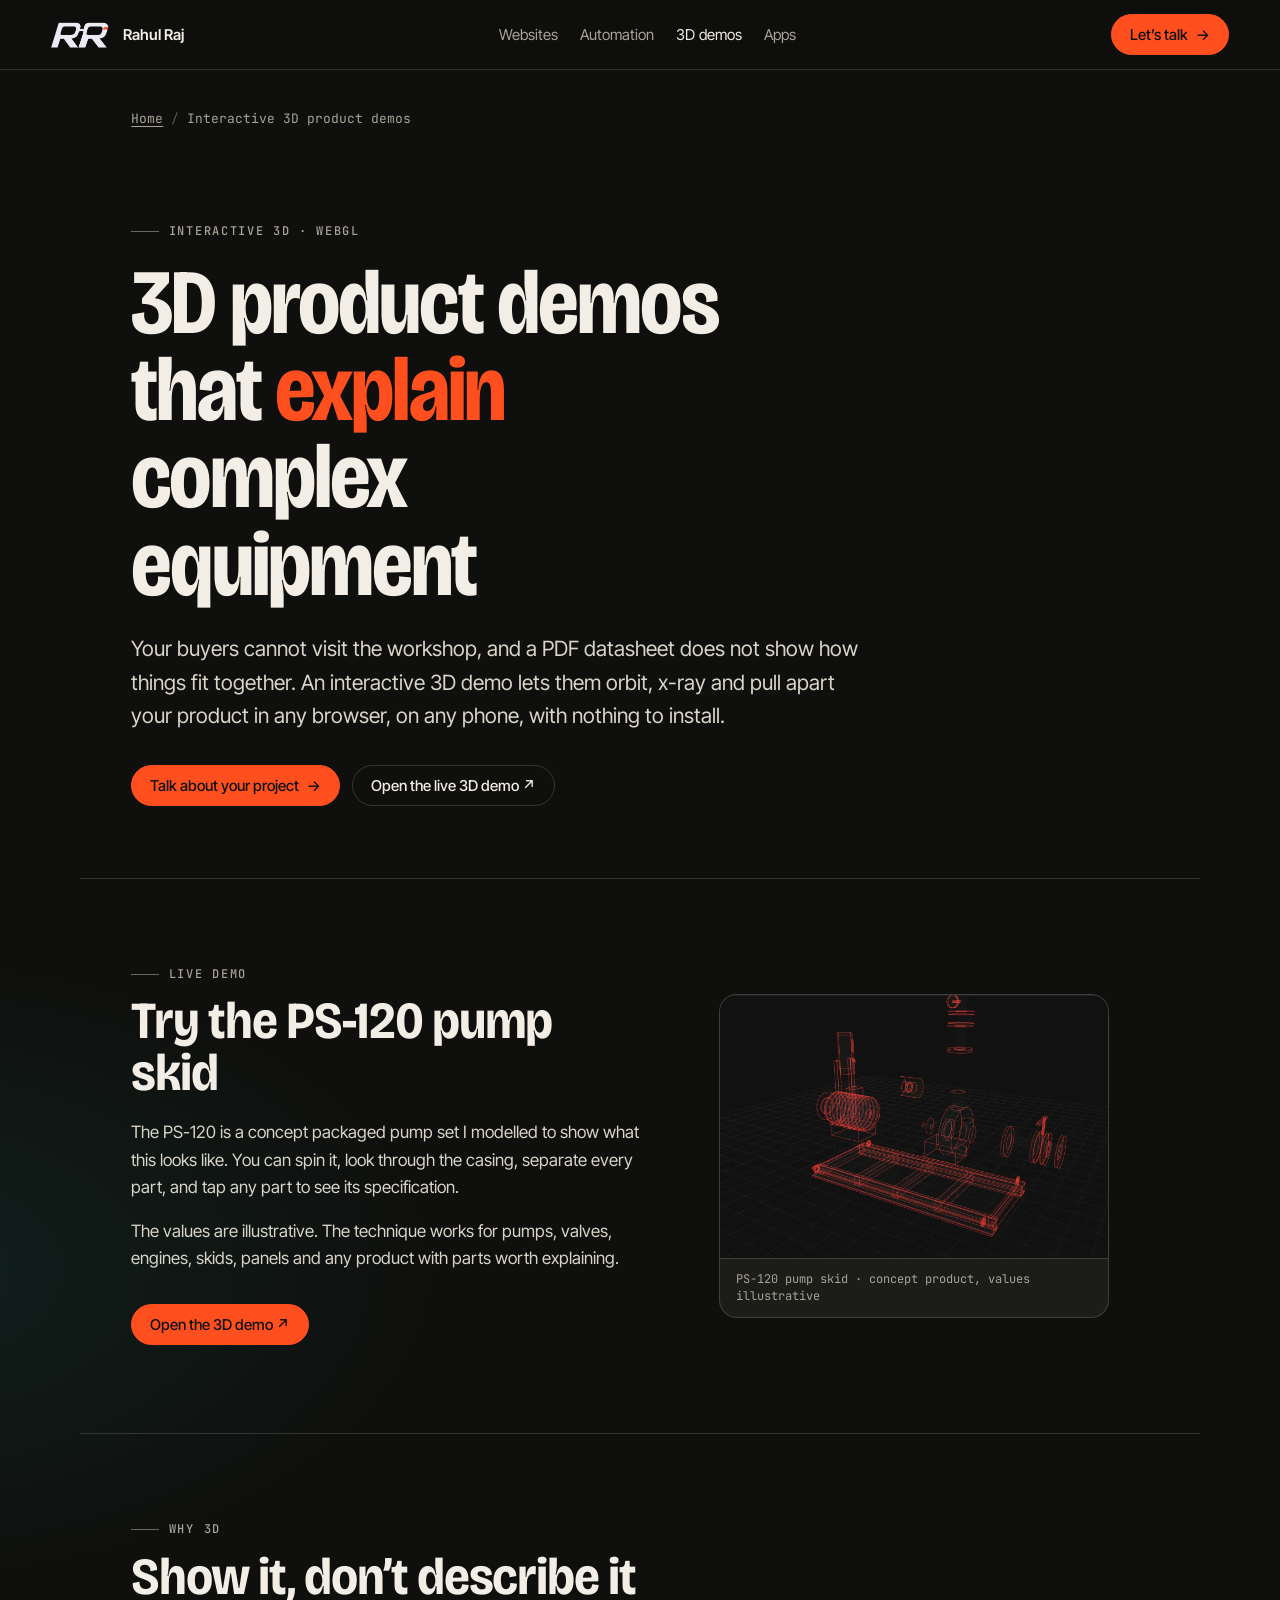
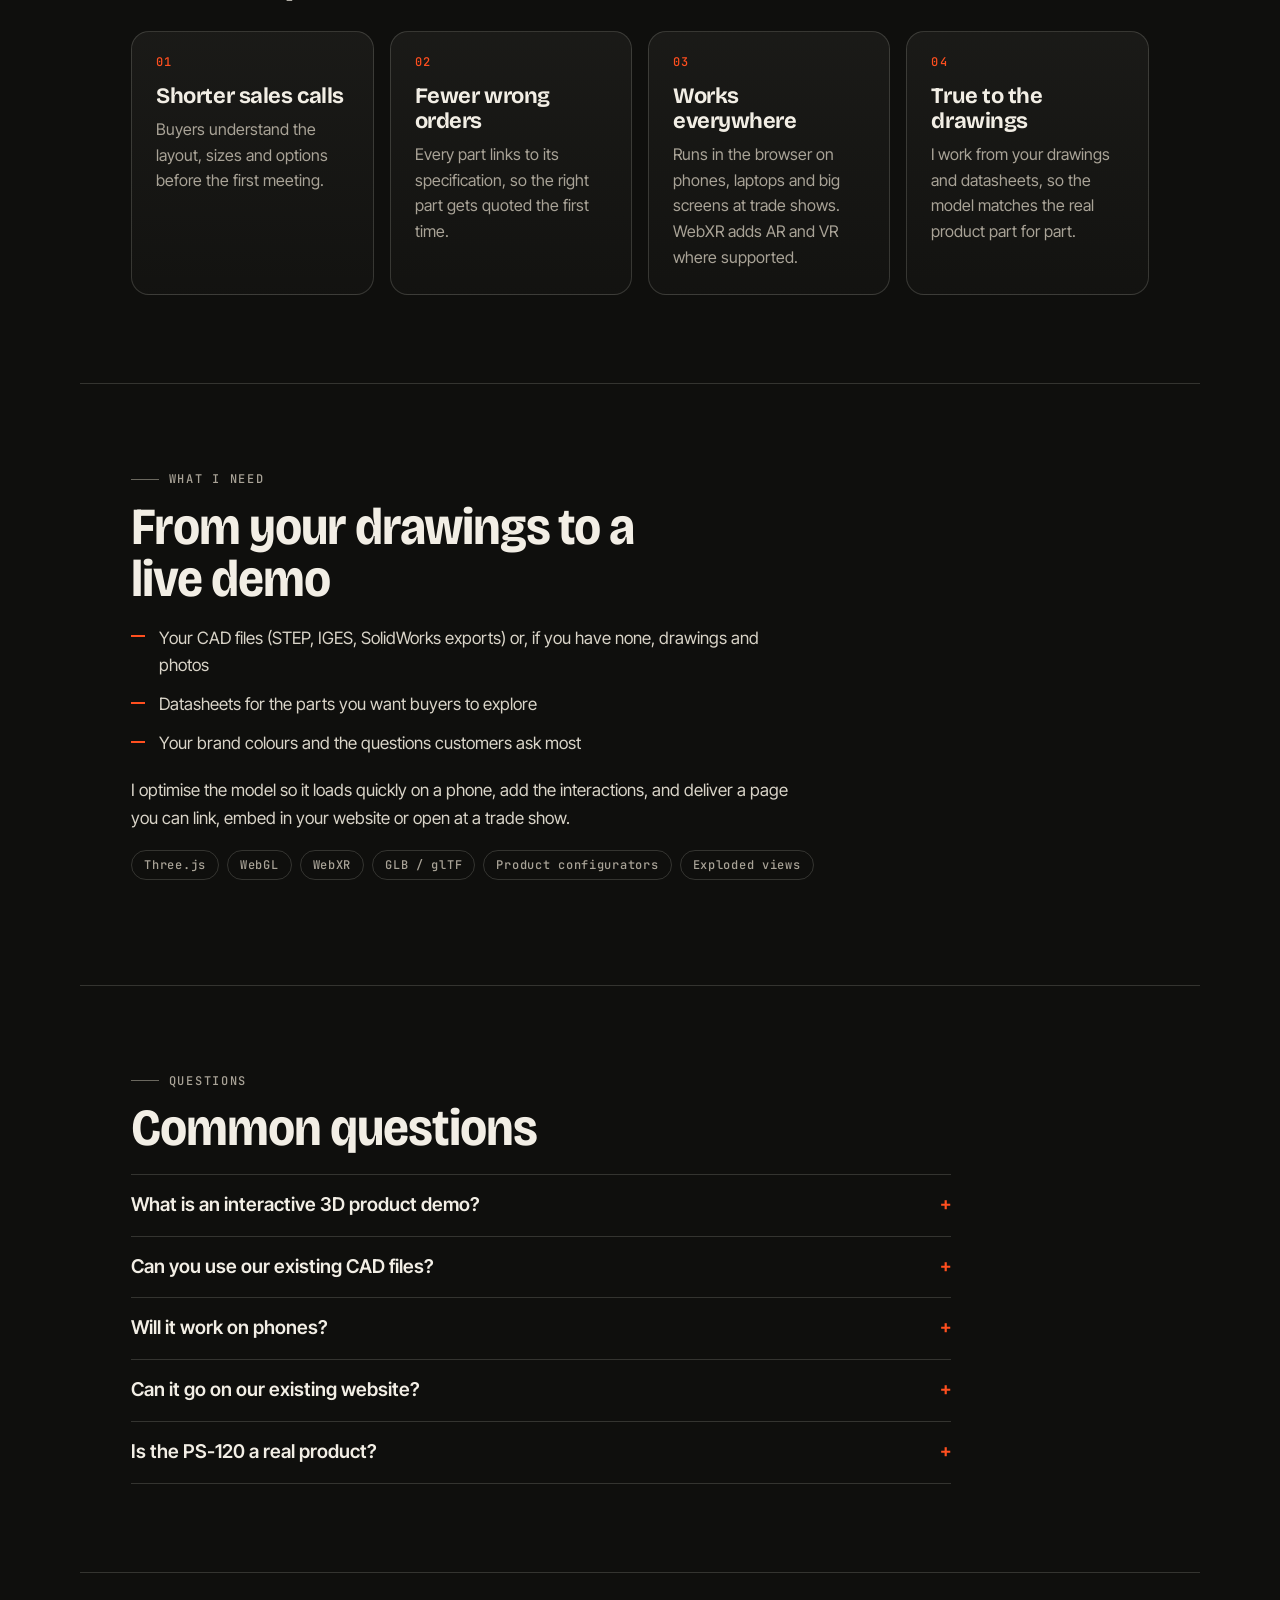
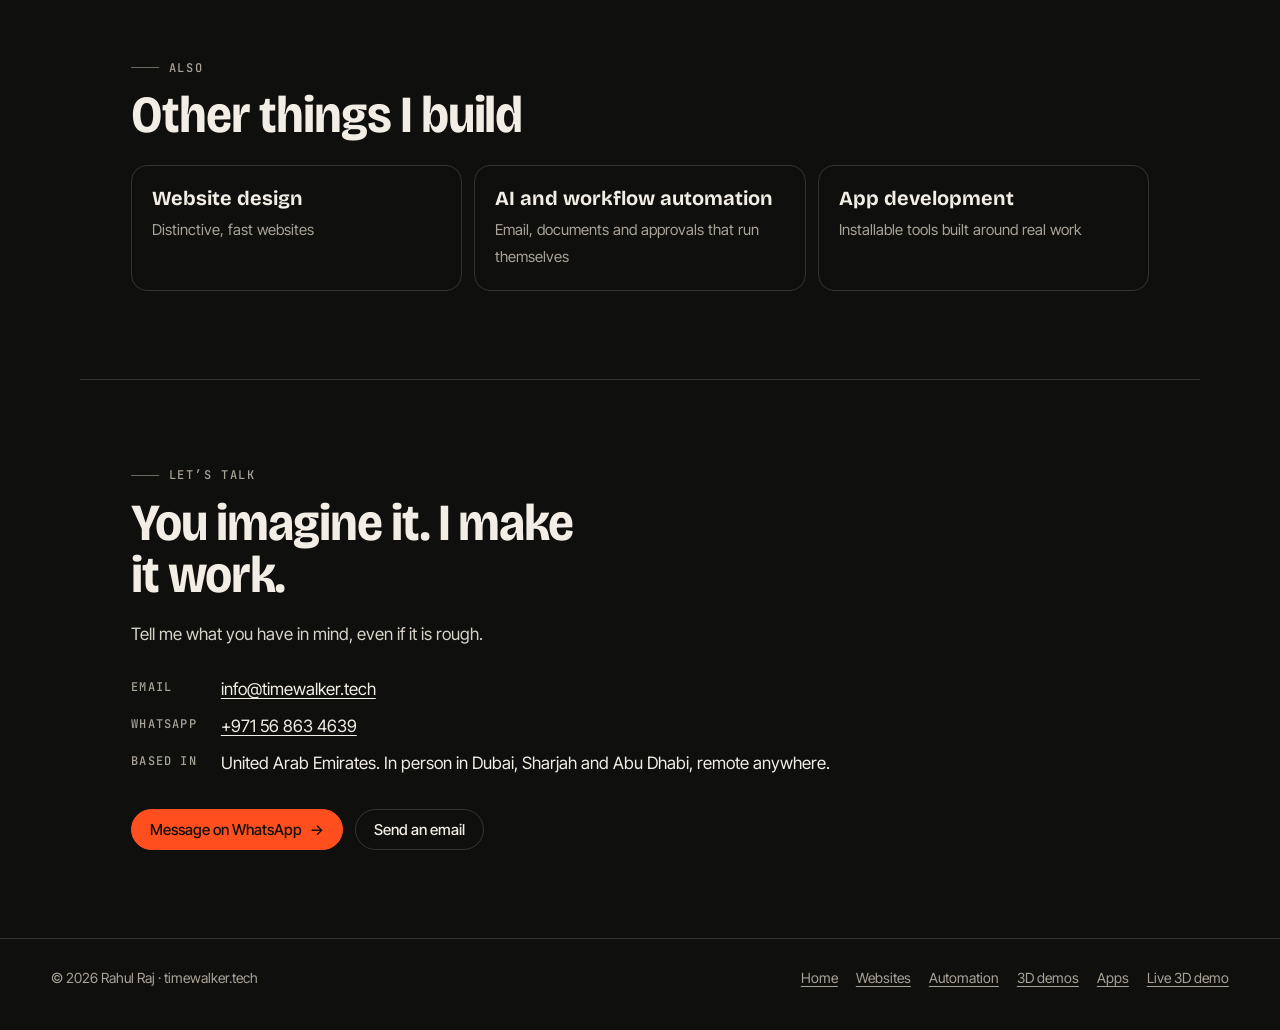
<file: services/3d-product-demos.html>
<!DOCTYPE html>
<html lang="en">
<head>
<meta charset="utf-8">
<meta name="viewport" content="width=device-width, initial-scale=1, viewport-fit=cover">
<title>Interactive 3D Product Demos · Rahul Raj, UAE</title>
<meta name="description" content="Interactive 3D product demos for industrial equipment and complex products. Buyers orbit, x-ray and explode your product in the browser, with every part linked to its spec.">
<meta name="author" content="Rahul Raj">
<meta name="robots" content="index, follow, max-image-preview:large">
<meta name="theme-color" content="#0F0F0D">
<link rel="canonical" href="https://timewalker.tech/services/3d-product-demos.html">
<link rel="icon" href="../favicon.ico" sizes="48x48">
<link rel="icon" href="../assets/icons/favicon-32.png" type="image/png" sizes="32x32">
<link rel="apple-touch-icon" href="../assets/icons/apple-touch-icon.png">
<link rel="manifest" href="../site.webmanifest">
<meta property="og:type" content="website">
<meta property="og:site_name" content="Rahul Raj">
<meta property="og:locale" content="en_GB">
<meta property="og:url" content="https://timewalker.tech/services/3d-product-demos.html">
<meta property="og:title" content="Interactive 3D product demos by Rahul Raj">
<meta property="og:description" content="Interactive 3D product demos for industrial equipment and complex products. Buyers orbit, x-ray and explode your product in the browser, with every part linked to its spec.">
<meta property="og:image" content="https://timewalker.tech/assets/pump-blueprint.webp">
<meta name="twitter:card" content="summary_large_image">
<link rel="preconnect" href="https://fonts.googleapis.com">
<link rel="preconnect" href="https://fonts.gstatic.com" crossorigin>
<link rel="stylesheet" href="https://fonts.googleapis.com/css2?family=Bricolage+Grotesque:opsz,wdth,wght@12..96,75..100,200..800&family=Inter+Tight:wght@400;500;600&family=JetBrains+Mono:wght@400;500&display=swap">
<link rel="stylesheet" href="../assets/pages.css">
<script type="application/ld+json">
{
 "@context": "https://schema.org",
 "@graph": [
  {
   "@type": "WebPage",
   "@id": "https://timewalker.tech/services/3d-product-demos.html#page",
   "url": "https://timewalker.tech/services/3d-product-demos.html",
   "name": "Interactive 3D Product Demos · Rahul Raj, UAE",
   "description": "Interactive 3D product demos for industrial equipment and complex products. Buyers orbit, x-ray and explode your product in the browser, with every part linked to its spec.",
   "isPartOf": {
    "@id": "https://timewalker.tech/#website"
   },
   "about": {
    "@id": "https://timewalker.tech/services/3d-product-demos.html#service"
   },
   "breadcrumb": {
    "@id": "https://timewalker.tech/services/3d-product-demos.html#crumbs"
   },
   "inLanguage": "en",
   "dateModified": "2026-11-23",
   "primaryImageOfPage": {
    "@type": "ImageObject",
    "url": "https://timewalker.tech/assets/pump-blueprint.webp"
   }
  },
  {
   "@type": "Service",
   "@id": "https://timewalker.tech/services/3d-product-demos.html#service",
   "name": "Interactive 3D product demos",
   "serviceType": "Interactive 3D product demos",
   "description": "Browser-based interactive 3D product demos and configurators that let buyers orbit, x-ray and explode complex equipment, with parts linked to specifications.",
   "provider": {
    "@id": "https://timewalker.tech/#rahul"
   },
   "url": "https://timewalker.tech/services/3d-product-demos.html",
   "areaServed": [
    {
     "@type": "City",
     "name": "Dubai"
    },
    {
     "@type": "City",
     "name": "Sharjah"
    },
    {
     "@type": "City",
     "name": "Abu Dhabi"
    },
    {
     "@type": "Country",
     "name": "United Arab Emirates"
    },
    {
     "@type": "Place",
     "name": "Worldwide (remote)"
    }
   ]
  },
  {
   "@type": "BreadcrumbList",
   "@id": "https://timewalker.tech/services/3d-product-demos.html#crumbs",
   "itemListElement": [
    {
     "@type": "ListItem",
     "position": 1,
     "name": "Home",
     "item": "https://timewalker.tech/"
    },
    {
     "@type": "ListItem",
     "position": 2,
     "name": "Interactive 3D product demos",
     "item": "https://timewalker.tech/services/3d-product-demos.html"
    }
   ]
  },
  {
   "@type": "FAQPage",
   "@id": "https://timewalker.tech/services/3d-product-demos.html#faq",
   "mainEntity": [
    {
     "@type": "Question",
     "name": "What is an interactive 3D product demo?",
     "acceptedAnswer": {
      "@type": "Answer",
      "text": "It is a web page where buyers can rotate, zoom, look inside and take apart a 3D model of your product, with each part linked to its information. It runs in a normal browser, so there is nothing to download."
     }
    },
    {
     "@type": "Question",
     "name": "Can you use our existing CAD files?",
     "acceptedAnswer": {
      "@type": "Answer",
      "text": "Yes. CAD files are the best starting point. I convert and simplify them so the model looks right and loads quickly on a phone. Without CAD, I can model from drawings and photos."
     }
    },
    {
     "@type": "Question",
     "name": "Will it work on phones?",
     "acceptedAnswer": {
      "@type": "Answer",
      "text": "Yes. I optimise every model for mobile, and test it on real phones before handover."
     }
    },
    {
     "@type": "Question",
     "name": "Can it go on our existing website?",
     "acceptedAnswer": {
      "@type": "Answer",
      "text": "Yes. The demo can live on its own page, be embedded in your current site, or run full screen on a trade show display."
     }
    },
    {
     "@type": "Question",
     "name": "Is the PS-120 a real product?",
     "acceptedAnswer": {
      "@type": "Answer",
      "text": "No. It is a concept I modelled to demonstrate the technique, and its values are illustrative."
     }
    }
   ]
  },
  {
   "@type": "Person",
   "@id": "https://timewalker.tech/#rahul",
   "name": "Rahul Raj",
   "url": "https://timewalker.tech/"
  }
 ]
}
</script>
</head>
<body>
<a class="skip" href="#main">Skip to content</a>
<header class="nav">
  <a class="mark" href="../" aria-label="Rahul Raj, home"><img src="../assets/logo-rr-light.webp" width="246" height="120" alt=""><span>Rahul Raj</span></a>
  <nav aria-label="Services"><a href="website-design-uae.html">Websites</a><a href="ai-automation-uae.html">Automation</a><a href="3d-product-demos.html" aria-current="page">3D demos</a><a href="app-development-uae.html">Apps</a></nav>
  <a class="btn solid" href="#contact">Let’s talk <span aria-hidden="true">→</span></a>
</header>
<main id="main">
<div class="wrap">
  <nav class="crumbs" aria-label="Breadcrumb"><ol><li><a href="../">Home</a></li><li aria-current="page">Interactive 3D product demos</li></ol></nav>
  <div class="hero">
    <p class="kicker">Interactive 3D · WebGL</p>
    <h1>3D product demos that <em>explain</em> complex equipment</h1>
    <p class="lede">Your buyers cannot visit the workshop, and a PDF datasheet does not show how things fit together. An interactive 3D demo lets them orbit, x-ray and pull apart your product in any browser, on any phone, with nothing to install.</p>
    <div class="cta-row"><a class="btn solid" href="#contact">Talk about your project <span aria-hidden="true">→</span></a><a class="btn" href="../demo/pump-skid.html">Open the live 3D demo ↗</a></div>
  </div>
</div>
<section class="wrap" aria-labelledby="d1">
  <div class="split">
    <div><p class="kicker">Live demo</p><h2 id="d1">Try the PS-120 pump skid</h2><div class="prose"><p>The PS-120 is a concept packaged pump set I modelled to show what this looks like. You can spin it, look through the casing, separate every part, and tap any part to see its specification.</p><p>The values are illustrative. The technique works for pumps, valves, engines, skids, panels and any product with parts worth explaining.</p></div><div class="cta-row"><a class="btn solid" href="../demo/pump-skid.html">Open the 3D demo ↗</a></div></div>
    <figure class="figure"><img src="../assets/pump-blueprint.webp" width="1400" height="951" alt="Blueprint view of the PS-120 pump skid with its motor, pump and base frame dimensions" loading="lazy"><figcaption>PS-120 pump skid · concept product, values illustrative</figcaption></figure>
  </div>
</section>
<section class="wrap" aria-labelledby="d2">
  <p class="kicker">Why 3D</p>
  <h2 id="d2">Show it, don’t describe it</h2>
  <div class="grid">
   <div class="card"><span class="n">01</span><h3>Shorter sales calls</h3><p>Buyers understand the layout, sizes and options before the first meeting.</p></div>
   <div class="card"><span class="n">02</span><h3>Fewer wrong orders</h3><p>Every part links to its specification, so the right part gets quoted the first time.</p></div>
   <div class="card"><span class="n">03</span><h3>Works everywhere</h3><p>Runs in the browser on phones, laptops and big screens at trade shows. WebXR adds AR and VR where supported.</p></div>
   <div class="card"><span class="n">04</span><h3>True to the drawings</h3><p>I work from your drawings and datasheets, so the model matches the real product part for part.</p></div>
  </div>
</section>
<section class="wrap" aria-labelledby="d3">
  <p class="kicker">What I need</p>
  <h2 id="d3">From your drawings to a live demo</h2>
  <ul class="ticks"><li>Your CAD files (STEP, IGES, SolidWorks exports) or, if you have none, drawings and photos</li><li>Datasheets for the parts you want buyers to explore</li><li>Your brand colours and the questions customers ask most</li></ul>
  <div class="prose" style="margin-top:20px"><p>I optimise the model so it loads quickly on a phone, add the interactions, and deliver a page you can link, embed in your website or open at a trade show.</p></div>
  <ul class="tags"><li>Three.js</li><li>WebGL</li><li>WebXR</li><li>GLB / glTF</li><li>Product configurators</li><li>Exploded views</li></ul>
</section>
<section class="wrap" aria-labelledby="faq-h">
  <p class="kicker">Questions</p>
  <h2 id="faq-h">Common questions</h2>
  <details><summary>What is an interactive 3D product demo?</summary><p>It is a web page where buyers can rotate, zoom, look inside and take apart a 3D model of your product, with each part linked to its information. It runs in a normal browser, so there is nothing to download.</p></details><details><summary>Can you use our existing CAD files?</summary><p>Yes. CAD files are the best starting point. I convert and simplify them so the model looks right and loads quickly on a phone. Without CAD, I can model from drawings and photos.</p></details><details><summary>Will it work on phones?</summary><p>Yes. I optimise every model for mobile, and test it on real phones before handover.</p></details><details><summary>Can it go on our existing website?</summary><p>Yes. The demo can live on its own page, be embedded in your current site, or run full screen on a trade show display.</p></details><details><summary>Is the PS-120 a real product?</summary><p>No. It is a concept I modelled to demonstrate the technique, and its values are illustrative.</p></details>
</section>
<section class="wrap" aria-labelledby="more-h">
  <p class="kicker">Also</p>
  <h2 id="more-h">Other things I build</h2>
  <div class="more"><a href="website-design-uae.html"><b>Website design</b><span>Distinctive, fast websites</span></a><a href="ai-automation-uae.html"><b>AI and workflow automation</b><span>Email, documents and approvals that run themselves</span></a><a href="app-development-uae.html"><b>App development</b><span>Installable tools built around real work</span></a></div>
</section>
<section class="wrap contact" id="contact" aria-labelledby="contact-h">
  <p class="kicker">Let’s talk</p>
  <h2 id="contact-h">You imagine it. I make it work.</h2>
  <p class="prose">Tell me what you have in mind, even if it is rough.</p>
  <dl>
    <dt>Email</dt><dd><a href="mailto:info@timewalker.tech">info@timewalker.tech</a></dd>
    <dt>WhatsApp</dt><dd><a href="https://wa.me/971568634639">+971 56 863 4639</a></dd>
    <dt>Based in</dt><dd>United Arab Emirates. In person in Dubai, Sharjah and Abu Dhabi, remote anywhere.</dd>
  </dl>
  <div class="cta-row"><a class="btn solid" href="https://wa.me/971568634639">Message on WhatsApp <span aria-hidden="true">→</span></a><a class="btn" href="mailto:info@timewalker.tech">Send an email</a></div>
</section>
</main>
<footer class="foot">
  <span>© 2026 Rahul Raj · timewalker.tech</span>
  <nav aria-label="Footer"><a href="../">Home</a><a href="website-design-uae.html">Websites</a><a href="ai-automation-uae.html">Automation</a><a href="3d-product-demos.html">3D demos</a><a href="app-development-uae.html">Apps</a><a href="../demo/pump-skid.html">Live 3D demo</a></nav>
</footer>
</body>
</html>
</file>
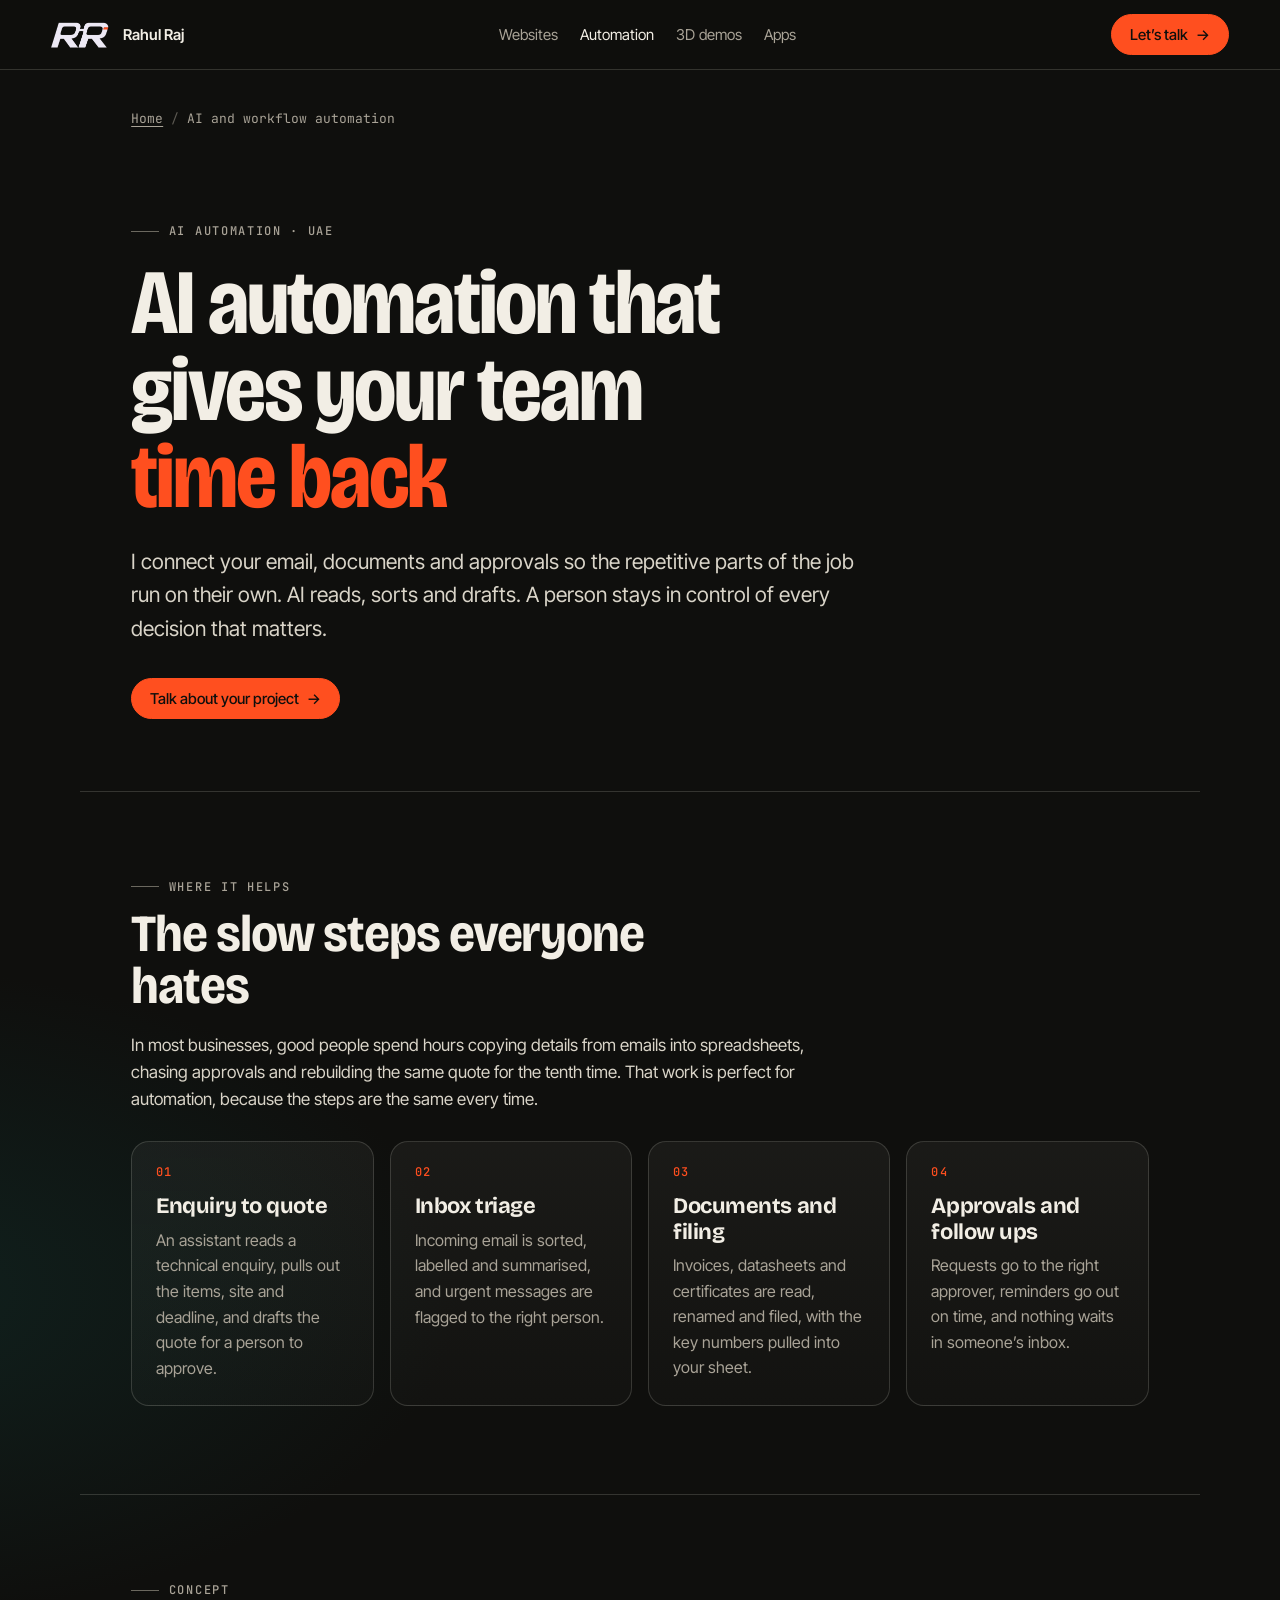
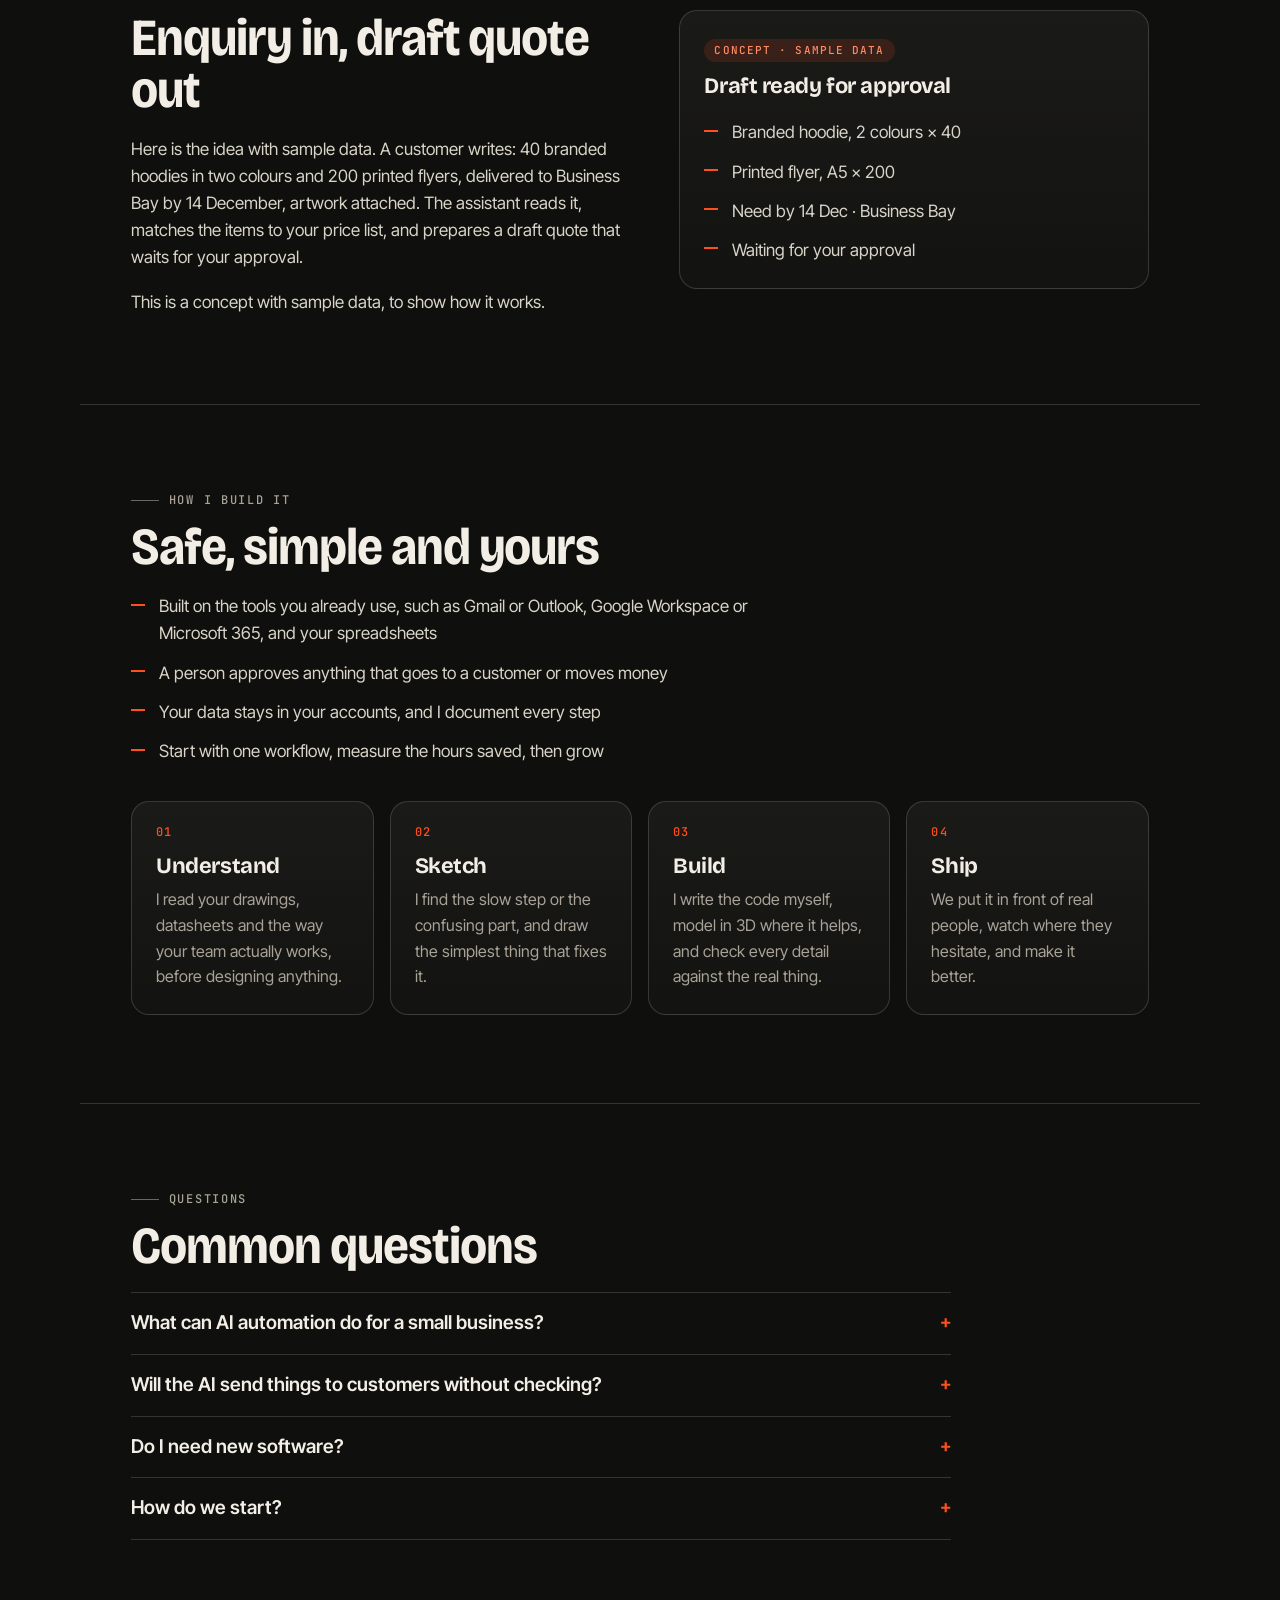
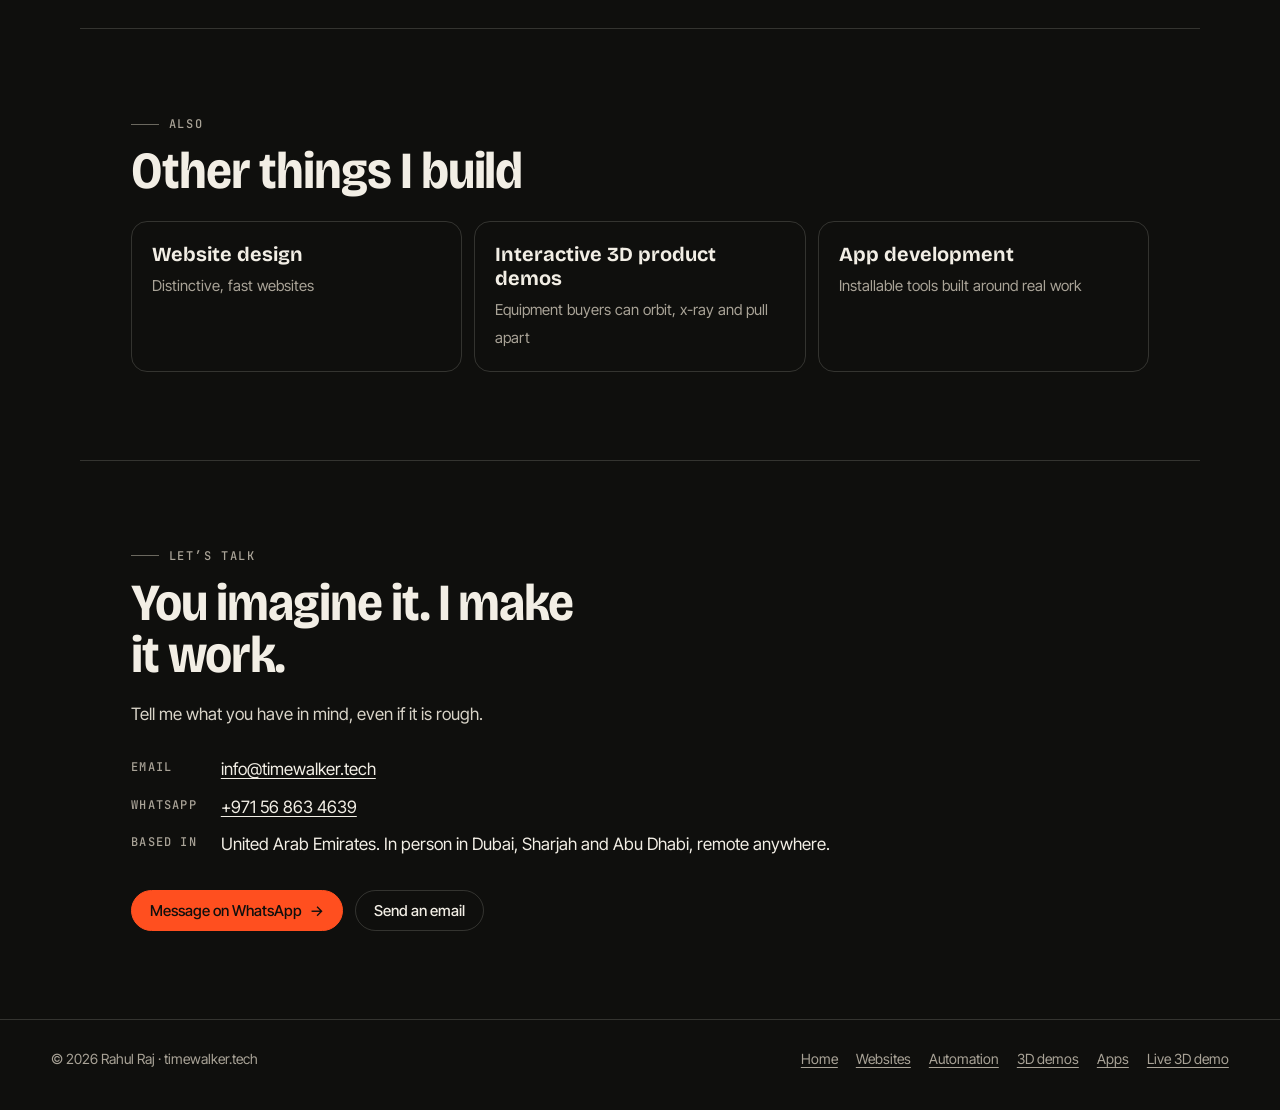
<file: services/ai-automation-uae.html>
<!DOCTYPE html>
<html lang="en">
<head>
<meta charset="utf-8">
<meta name="viewport" content="width=device-width, initial-scale=1, viewport-fit=cover">
<title>AI and Workflow Automation in the UAE · Rahul Raj</title>
<meta name="description" content="AI and workflow automation for UAE businesses: enquiries read, quotes drafted, documents filed and approvals routed, with a person always in control.">
<meta name="author" content="Rahul Raj">
<meta name="robots" content="index, follow, max-image-preview:large">
<meta name="theme-color" content="#0F0F0D">
<link rel="canonical" href="https://timewalker.tech/services/ai-automation-uae.html">
<link rel="icon" href="../favicon.ico" sizes="48x48">
<link rel="icon" href="../assets/icons/favicon-32.png" type="image/png" sizes="32x32">
<link rel="apple-touch-icon" href="../assets/icons/apple-touch-icon.png">
<link rel="manifest" href="../site.webmanifest">
<meta property="og:type" content="website">
<meta property="og:site_name" content="Rahul Raj">
<meta property="og:locale" content="en_GB">
<meta property="og:url" content="https://timewalker.tech/services/ai-automation-uae.html">
<meta property="og:title" content="AI and workflow automation by Rahul Raj">
<meta property="og:description" content="AI and workflow automation for UAE businesses: enquiries read, quotes drafted, documents filed and approvals routed, with a person always in control.">
<meta property="og:image" content="https://timewalker.tech/assets/og-image.jpg">
<meta name="twitter:card" content="summary_large_image">
<link rel="preconnect" href="https://fonts.googleapis.com">
<link rel="preconnect" href="https://fonts.gstatic.com" crossorigin>
<link rel="stylesheet" href="https://fonts.googleapis.com/css2?family=Bricolage+Grotesque:opsz,wdth,wght@12..96,75..100,200..800&family=Inter+Tight:wght@400;500;600&family=JetBrains+Mono:wght@400;500&display=swap">
<link rel="stylesheet" href="../assets/pages.css">
<script type="application/ld+json">
{
 "@context": "https://schema.org",
 "@graph": [
  {
   "@type": "WebPage",
   "@id": "https://timewalker.tech/services/ai-automation-uae.html#page",
   "url": "https://timewalker.tech/services/ai-automation-uae.html",
   "name": "AI and Workflow Automation in the UAE · Rahul Raj",
   "description": "AI and workflow automation for UAE businesses: enquiries read, quotes drafted, documents filed and approvals routed, with a person always in control.",
   "isPartOf": {
    "@id": "https://timewalker.tech/#website"
   },
   "about": {
    "@id": "https://timewalker.tech/services/ai-automation-uae.html#service"
   },
   "breadcrumb": {
    "@id": "https://timewalker.tech/services/ai-automation-uae.html#crumbs"
   },
   "inLanguage": "en",
   "dateModified": "2026-11-23"
  },
  {
   "@type": "Service",
   "@id": "https://timewalker.tech/services/ai-automation-uae.html#service",
   "name": "AI and workflow automation",
   "serviceType": "AI and workflow automation",
   "description": "Connected AI workflows that reduce repetitive work in email, documents, quotations and approvals, with a person approving every important step.",
   "provider": {
    "@id": "https://timewalker.tech/#rahul"
   },
   "url": "https://timewalker.tech/services/ai-automation-uae.html",
   "areaServed": [
    {
     "@type": "City",
     "name": "Dubai"
    },
    {
     "@type": "City",
     "name": "Sharjah"
    },
    {
     "@type": "City",
     "name": "Abu Dhabi"
    },
    {
     "@type": "Country",
     "name": "United Arab Emirates"
    },
    {
     "@type": "Place",
     "name": "Worldwide (remote)"
    }
   ]
  },
  {
   "@type": "BreadcrumbList",
   "@id": "https://timewalker.tech/services/ai-automation-uae.html#crumbs",
   "itemListElement": [
    {
     "@type": "ListItem",
     "position": 1,
     "name": "Home",
     "item": "https://timewalker.tech/"
    },
    {
     "@type": "ListItem",
     "position": 2,
     "name": "AI and workflow automation",
     "item": "https://timewalker.tech/services/ai-automation-uae.html"
    }
   ]
  },
  {
   "@type": "FAQPage",
   "@id": "https://timewalker.tech/services/ai-automation-uae.html#faq",
   "mainEntity": [
    {
     "@type": "Question",
     "name": "What can AI automation do for a small business?",
     "acceptedAnswer": {
      "@type": "Answer",
      "text": "It takes over repetitive steps that follow the same pattern each time: reading enquiries, drafting replies and quotes, filing documents, updating spreadsheets and chasing approvals. Your team spends that time on customers instead."
     }
    },
    {
     "@type": "Question",
     "name": "Will the AI send things to customers without checking?",
     "acceptedAnswer": {
      "@type": "Answer",
      "text": "Not unless you want it to. I design workflows so a person approves anything important, such as a quote or a payment, before it goes out."
     }
    },
    {
     "@type": "Question",
     "name": "Do I need new software?",
     "acceptedAnswer": {
      "@type": "Answer",
      "text": "Usually not. I connect the tools you already use, such as your email, documents and spreadsheets."
     }
    },
    {
     "@type": "Question",
     "name": "How do we start?",
     "acceptedAnswer": {
      "@type": "Answer",
      "text": "We pick one slow, repetitive task, automate it, and measure the time saved. If it works, we move on to the next one."
     }
    }
   ]
  },
  {
   "@type": "Person",
   "@id": "https://timewalker.tech/#rahul",
   "name": "Rahul Raj",
   "url": "https://timewalker.tech/"
  }
 ]
}
</script>
</head>
<body>
<a class="skip" href="#main">Skip to content</a>
<header class="nav">
  <a class="mark" href="../" aria-label="Rahul Raj, home"><img src="../assets/logo-rr-light.webp" width="246" height="120" alt=""><span>Rahul Raj</span></a>
  <nav aria-label="Services"><a href="website-design-uae.html">Websites</a><a href="ai-automation-uae.html" aria-current="page">Automation</a><a href="3d-product-demos.html">3D demos</a><a href="app-development-uae.html">Apps</a></nav>
  <a class="btn solid" href="#contact">Let’s talk <span aria-hidden="true">→</span></a>
</header>
<main id="main">
<div class="wrap">
  <nav class="crumbs" aria-label="Breadcrumb"><ol><li><a href="../">Home</a></li><li aria-current="page">AI and workflow automation</li></ol></nav>
  <div class="hero">
    <p class="kicker">AI automation · UAE</p>
    <h1>AI automation that gives your team <em>time back</em></h1>
    <p class="lede">I connect your email, documents and approvals so the repetitive parts of the job run on their own. AI reads, sorts and drafts. A person stays in control of every decision that matters.</p>
    <div class="cta-row"><a class="btn solid" href="#contact">Talk about your project <span aria-hidden="true">→</span></a></div>
  </div>
</div>
<section class="wrap" aria-labelledby="a1">
  <p class="kicker">Where it helps</p>
  <h2 id="a1">The slow steps everyone hates</h2>
  <div class="prose"><p>In most businesses, good people spend hours copying details from emails into spreadsheets, chasing approvals and rebuilding the same quote for the tenth time. That work is perfect for automation, because the steps are the same every time.</p></div>
  <div class="grid">
   <div class="card"><span class="n">01</span><h3>Enquiry to quote</h3><p>An assistant reads a technical enquiry, pulls out the items, site and deadline, and drafts the quote for a person to approve.</p></div>
   <div class="card"><span class="n">02</span><h3>Inbox triage</h3><p>Incoming email is sorted, labelled and summarised, and urgent messages are flagged to the right person.</p></div>
   <div class="card"><span class="n">03</span><h3>Documents and filing</h3><p>Invoices, datasheets and certificates are read, renamed and filed, with the key numbers pulled into your sheet.</p></div>
   <div class="card"><span class="n">04</span><h3>Approvals and follow ups</h3><p>Requests go to the right approver, reminders go out on time, and nothing waits in someone’s inbox.</p></div>
  </div>
</section>
<section class="wrap" aria-labelledby="a2">
  <div class="split">
    <div><p class="kicker">Concept</p><h2 id="a2">Enquiry in, draft quote out</h2><div class="prose"><p>Here is the idea with sample data. A customer writes: 40 branded hoodies in two colours and 200 printed flyers, delivered to Business Bay by 14 December, artwork attached. The assistant reads it, matches the items to your price list, and prepares a draft quote that waits for your approval.</p><p>This is a concept with sample data, to show how it works.</p></div></div>
    <div class="card"><span class="label">Concept · sample data</span><h3>Draft ready for approval</h3><ul class="ticks"><li>Branded hoodie, 2 colours × 40</li><li>Printed flyer, A5 × 200</li><li>Need by 14 Dec · Business Bay</li><li>Waiting for your approval</li></ul></div>
  </div>
</section>
<section class="wrap" aria-labelledby="a3">
  <p class="kicker">How I build it</p>
  <h2 id="a3">Safe, simple and yours</h2>
  <ul class="ticks"><li>Built on the tools you already use, such as Gmail or Outlook, Google Workspace or Microsoft 365, and your spreadsheets</li><li>A person approves anything that goes to a customer or moves money</li><li>Your data stays in your accounts, and I document every step</li><li>Start with one workflow, measure the hours saved, then grow</li></ul>
  <div style="margin-top:36px"><div class="grid"><div class="card"><span class="n">01</span><h3>Understand</h3><p>I read your drawings, datasheets and the way your team actually works, before designing anything.</p></div><div class="card"><span class="n">02</span><h3>Sketch</h3><p>I find the slow step or the confusing part, and draw the simplest thing that fixes it.</p></div><div class="card"><span class="n">03</span><h3>Build</h3><p>I write the code myself, model in 3D where it helps, and check every detail against the real thing.</p></div><div class="card"><span class="n">04</span><h3>Ship</h3><p>We put it in front of real people, watch where they hesitate, and make it better.</p></div></div></div>
</section>
<section class="wrap" aria-labelledby="faq-h">
  <p class="kicker">Questions</p>
  <h2 id="faq-h">Common questions</h2>
  <details><summary>What can AI automation do for a small business?</summary><p>It takes over repetitive steps that follow the same pattern each time: reading enquiries, drafting replies and quotes, filing documents, updating spreadsheets and chasing approvals. Your team spends that time on customers instead.</p></details><details><summary>Will the AI send things to customers without checking?</summary><p>Not unless you want it to. I design workflows so a person approves anything important, such as a quote or a payment, before it goes out.</p></details><details><summary>Do I need new software?</summary><p>Usually not. I connect the tools you already use, such as your email, documents and spreadsheets.</p></details><details><summary>How do we start?</summary><p>We pick one slow, repetitive task, automate it, and measure the time saved. If it works, we move on to the next one.</p></details>
</section>
<section class="wrap" aria-labelledby="more-h">
  <p class="kicker">Also</p>
  <h2 id="more-h">Other things I build</h2>
  <div class="more"><a href="website-design-uae.html"><b>Website design</b><span>Distinctive, fast websites</span></a><a href="3d-product-demos.html"><b>Interactive 3D product demos</b><span>Equipment buyers can orbit, x-ray and pull apart</span></a><a href="app-development-uae.html"><b>App development</b><span>Installable tools built around real work</span></a></div>
</section>
<section class="wrap contact" id="contact" aria-labelledby="contact-h">
  <p class="kicker">Let’s talk</p>
  <h2 id="contact-h">You imagine it. I make it work.</h2>
  <p class="prose">Tell me what you have in mind, even if it is rough.</p>
  <dl>
    <dt>Email</dt><dd><a href="mailto:info@timewalker.tech">info@timewalker.tech</a></dd>
    <dt>WhatsApp</dt><dd><a href="https://wa.me/971568634639">+971 56 863 4639</a></dd>
    <dt>Based in</dt><dd>United Arab Emirates. In person in Dubai, Sharjah and Abu Dhabi, remote anywhere.</dd>
  </dl>
  <div class="cta-row"><a class="btn solid" href="https://wa.me/971568634639">Message on WhatsApp <span aria-hidden="true">→</span></a><a class="btn" href="mailto:info@timewalker.tech">Send an email</a></div>
</section>
</main>
<footer class="foot">
  <span>© 2026 Rahul Raj · timewalker.tech</span>
  <nav aria-label="Footer"><a href="../">Home</a><a href="website-design-uae.html">Websites</a><a href="ai-automation-uae.html">Automation</a><a href="3d-product-demos.html">3D demos</a><a href="app-development-uae.html">Apps</a><a href="../demo/pump-skid.html">Live 3D demo</a></nav>
</footer>
</body>
</html>
</file>
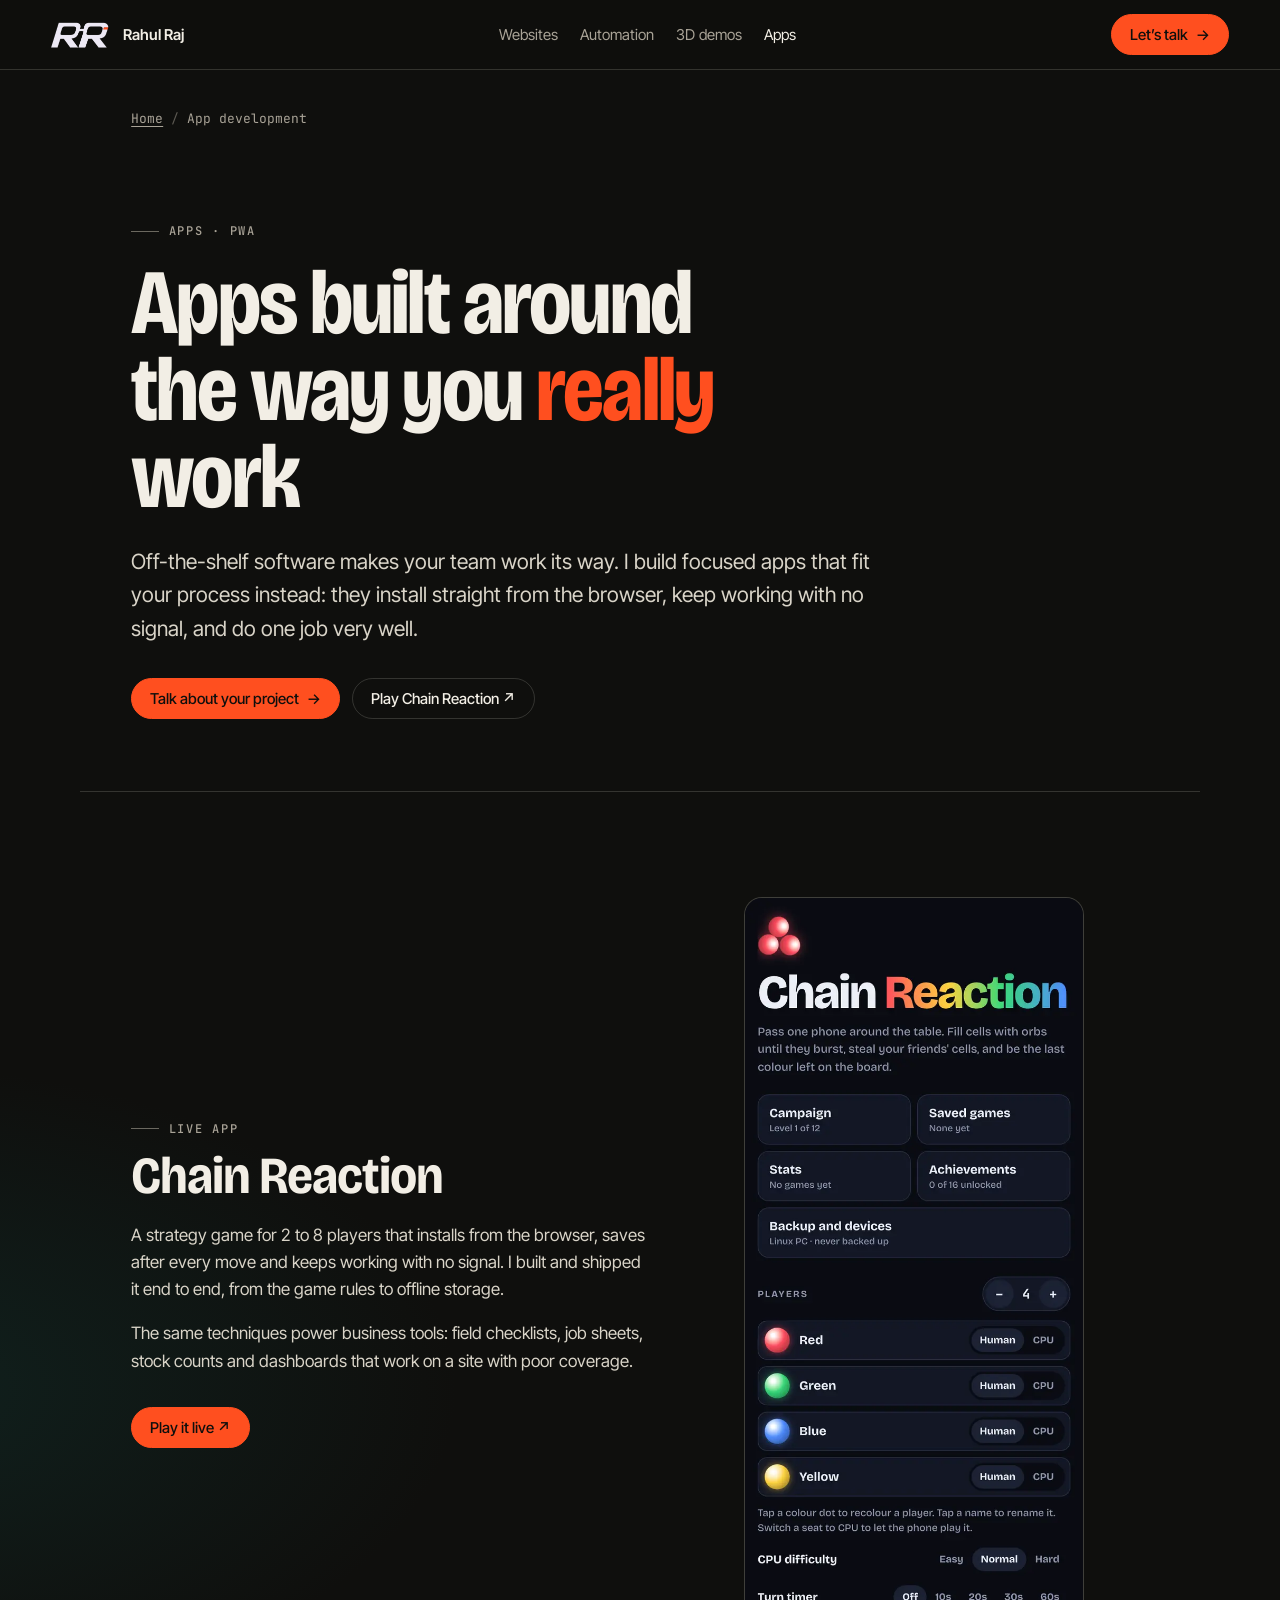
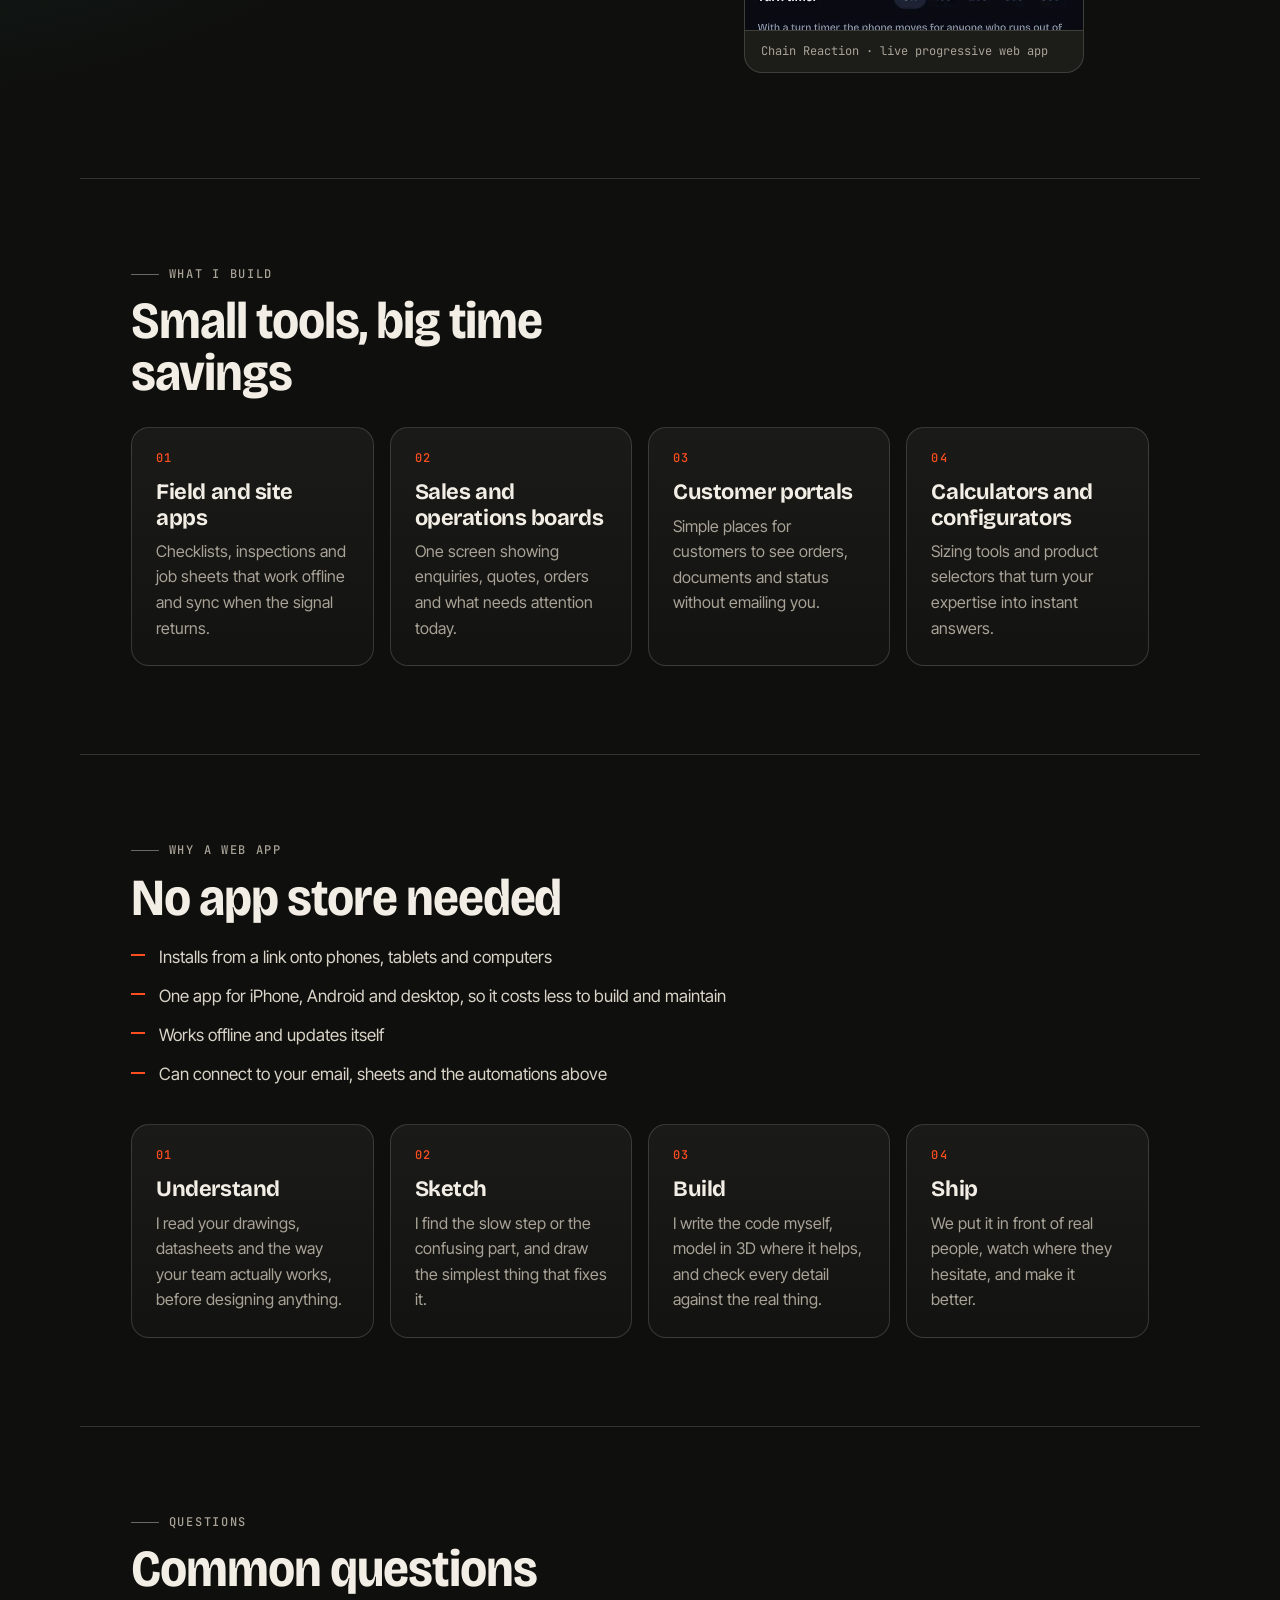
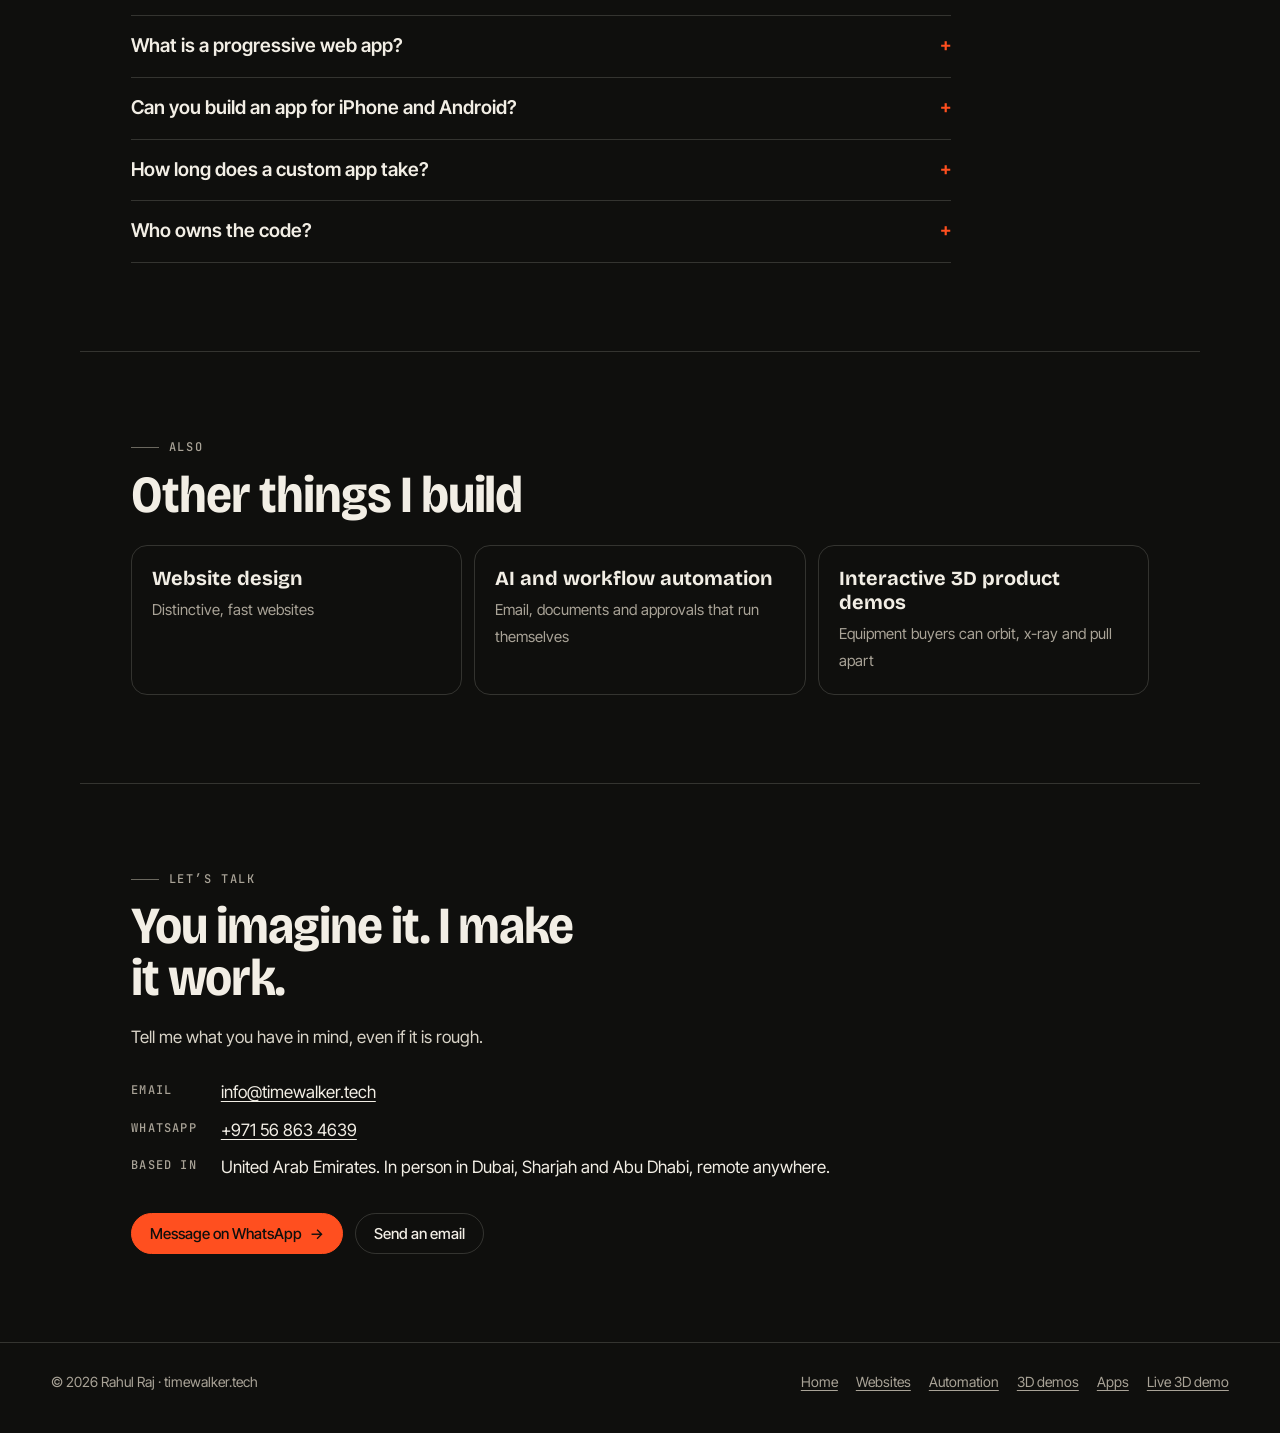
<file: services/app-development-uae.html>
<!DOCTYPE html>
<html lang="en">
<head>
<meta charset="utf-8">
<meta name="viewport" content="width=device-width, initial-scale=1, viewport-fit=cover">
<title>Web App Development in the UAE · Rahul Raj</title>
<meta name="description" content="Custom web apps and progressive web apps for UAE businesses: installable from the browser, working offline, and shaped around the way your team really works.">
<meta name="author" content="Rahul Raj">
<meta name="robots" content="index, follow, max-image-preview:large">
<meta name="theme-color" content="#0F0F0D">
<link rel="canonical" href="https://timewalker.tech/services/app-development-uae.html">
<link rel="icon" href="../favicon.ico" sizes="48x48">
<link rel="icon" href="../assets/icons/favicon-32.png" type="image/png" sizes="32x32">
<link rel="apple-touch-icon" href="../assets/icons/apple-touch-icon.png">
<link rel="manifest" href="../site.webmanifest">
<meta property="og:type" content="website">
<meta property="og:site_name" content="Rahul Raj">
<meta property="og:locale" content="en_GB">
<meta property="og:url" content="https://timewalker.tech/services/app-development-uae.html">
<meta property="og:title" content="Web app development by Rahul Raj">
<meta property="og:description" content="Custom web apps and progressive web apps for UAE businesses: installable from the browser, working offline, and shaped around the way your team really works.">
<meta property="og:image" content="https://timewalker.tech/assets/og-image.jpg">
<meta name="twitter:card" content="summary_large_image">
<link rel="preconnect" href="https://fonts.googleapis.com">
<link rel="preconnect" href="https://fonts.gstatic.com" crossorigin>
<link rel="stylesheet" href="https://fonts.googleapis.com/css2?family=Bricolage+Grotesque:opsz,wdth,wght@12..96,75..100,200..800&family=Inter+Tight:wght@400;500;600&family=JetBrains+Mono:wght@400;500&display=swap">
<link rel="stylesheet" href="../assets/pages.css">
<script type="application/ld+json">
{
 "@context": "https://schema.org",
 "@graph": [
  {
   "@type": "WebPage",
   "@id": "https://timewalker.tech/services/app-development-uae.html#page",
   "url": "https://timewalker.tech/services/app-development-uae.html",
   "name": "Web App Development in the UAE · Rahul Raj",
   "description": "Custom web apps and progressive web apps for UAE businesses: installable from the browser, working offline, and shaped around the way your team really works.",
   "isPartOf": {
    "@id": "https://timewalker.tech/#website"
   },
   "about": {
    "@id": "https://timewalker.tech/services/app-development-uae.html#service"
   },
   "breadcrumb": {
    "@id": "https://timewalker.tech/services/app-development-uae.html#crumbs"
   },
   "inLanguage": "en",
   "dateModified": "2026-11-23",
   "primaryImageOfPage": {
    "@type": "ImageObject",
    "url": "https://timewalker.tech/assets/chain-reaction.webp"
   }
  },
  {
   "@type": "Service",
   "@id": "https://timewalker.tech/services/app-development-uae.html#service",
   "name": "App development",
   "serviceType": "App development",
   "description": "Custom progressive web apps and internal tools that install from the browser, work offline and fit real workflows.",
   "provider": {
    "@id": "https://timewalker.tech/#rahul"
   },
   "url": "https://timewalker.tech/services/app-development-uae.html",
   "areaServed": [
    {
     "@type": "City",
     "name": "Dubai"
    },
    {
     "@type": "City",
     "name": "Sharjah"
    },
    {
     "@type": "City",
     "name": "Abu Dhabi"
    },
    {
     "@type": "Country",
     "name": "United Arab Emirates"
    },
    {
     "@type": "Place",
     "name": "Worldwide (remote)"
    }
   ]
  },
  {
   "@type": "BreadcrumbList",
   "@id": "https://timewalker.tech/services/app-development-uae.html#crumbs",
   "itemListElement": [
    {
     "@type": "ListItem",
     "position": 1,
     "name": "Home",
     "item": "https://timewalker.tech/"
    },
    {
     "@type": "ListItem",
     "position": 2,
     "name": "App development",
     "item": "https://timewalker.tech/services/app-development-uae.html"
    }
   ]
  },
  {
   "@type": "FAQPage",
   "@id": "https://timewalker.tech/services/app-development-uae.html#faq",
   "mainEntity": [
    {
     "@type": "Question",
     "name": "What is a progressive web app?",
     "acceptedAnswer": {
      "@type": "Answer",
      "text": "It is a web app that installs onto a phone or computer from a link, has its own icon, works offline and updates itself, without going through an app store."
     }
    },
    {
     "@type": "Question",
     "name": "Can you build an app for iPhone and Android?",
     "acceptedAnswer": {
      "@type": "Answer",
      "text": "Yes. A progressive web app runs on both from one codebase. If you need a store listing or special phone features, we can discuss a native wrapper."
     }
    },
    {
     "@type": "Question",
     "name": "How long does a custom app take?",
     "acceptedAnswer": {
      "@type": "Answer",
      "text": "A focused tool usually takes three to six weeks. I start with the one screen your team needs most and build from there."
     }
    },
    {
     "@type": "Question",
     "name": "Who owns the code?",
     "acceptedAnswer": {
      "@type": "Answer",
      "text": "You do. At handover you get the code, the hosting details and plain language notes on how it works."
     }
    }
   ]
  },
  {
   "@type": "Person",
   "@id": "https://timewalker.tech/#rahul",
   "name": "Rahul Raj",
   "url": "https://timewalker.tech/"
  }
 ]
}
</script>
</head>
<body>
<a class="skip" href="#main">Skip to content</a>
<header class="nav">
  <a class="mark" href="../" aria-label="Rahul Raj, home"><img src="../assets/logo-rr-light.webp" width="246" height="120" alt=""><span>Rahul Raj</span></a>
  <nav aria-label="Services"><a href="website-design-uae.html">Websites</a><a href="ai-automation-uae.html">Automation</a><a href="3d-product-demos.html">3D demos</a><a href="app-development-uae.html" aria-current="page">Apps</a></nav>
  <a class="btn solid" href="#contact">Let’s talk <span aria-hidden="true">→</span></a>
</header>
<main id="main">
<div class="wrap">
  <nav class="crumbs" aria-label="Breadcrumb"><ol><li><a href="../">Home</a></li><li aria-current="page">App development</li></ol></nav>
  <div class="hero">
    <p class="kicker">Apps · PWA</p>
    <h1>Apps built around the way you <em>really</em> work</h1>
    <p class="lede">Off-the-shelf software makes your team work its way. I build focused apps that fit your process instead: they install straight from the browser, keep working with no signal, and do one job very well.</p>
    <div class="cta-row"><a class="btn solid" href="#contact">Talk about your project <span aria-hidden="true">→</span></a><a class="btn" href="../apps/chain-reaction/" rel="noopener">Play Chain Reaction ↗</a></div>
  </div>
</div>
<section class="wrap" aria-labelledby="p1">
  <div class="split">
    <div><p class="kicker">Live app</p><h2 id="p1">Chain Reaction</h2><div class="prose"><p>A strategy game for 2 to 8 players that installs from the browser, saves after every move and keeps working with no signal. I built and shipped it end to end, from the game rules to offline storage.</p><p>The same techniques power business tools: field checklists, job sheets, stock counts and dashboards that work on a site with poor coverage.</p></div><div class="cta-row"><a class="btn solid" href="../apps/chain-reaction/" rel="noopener">Play it live ↗</a></div></div>
    <figure class="figure" style="max-width:340px;justify-self:center"><img src="../assets/chain-reaction.webp" width="640" height="1387" alt="Chain Reaction app home screen on a phone" loading="lazy"><figcaption>Chain Reaction · live progressive web app</figcaption></figure>
  </div>
</section>
<section class="wrap" aria-labelledby="p2">
  <p class="kicker">What I build</p>
  <h2 id="p2">Small tools, big time savings</h2>
  <div class="grid">
   <div class="card"><span class="n">01</span><h3>Field and site apps</h3><p>Checklists, inspections and job sheets that work offline and sync when the signal returns.</p></div>
   <div class="card"><span class="n">02</span><h3>Sales and operations boards</h3><p>One screen showing enquiries, quotes, orders and what needs attention today.</p></div>
   <div class="card"><span class="n">03</span><h3>Customer portals</h3><p>Simple places for customers to see orders, documents and status without emailing you.</p></div>
   <div class="card"><span class="n">04</span><h3>Calculators and configurators</h3><p>Sizing tools and product selectors that turn your expertise into instant answers.</p></div>
  </div>
</section>
<section class="wrap" aria-labelledby="p3">
  <p class="kicker">Why a web app</p>
  <h2 id="p3">No app store needed</h2>
  <ul class="ticks"><li>Installs from a link onto phones, tablets and computers</li><li>One app for iPhone, Android and desktop, so it costs less to build and maintain</li><li>Works offline and updates itself</li><li>Can connect to your email, sheets and the automations above</li></ul>
  <div style="margin-top:36px"><div class="grid"><div class="card"><span class="n">01</span><h3>Understand</h3><p>I read your drawings, datasheets and the way your team actually works, before designing anything.</p></div><div class="card"><span class="n">02</span><h3>Sketch</h3><p>I find the slow step or the confusing part, and draw the simplest thing that fixes it.</p></div><div class="card"><span class="n">03</span><h3>Build</h3><p>I write the code myself, model in 3D where it helps, and check every detail against the real thing.</p></div><div class="card"><span class="n">04</span><h3>Ship</h3><p>We put it in front of real people, watch where they hesitate, and make it better.</p></div></div></div>
</section>
<section class="wrap" aria-labelledby="faq-h">
  <p class="kicker">Questions</p>
  <h2 id="faq-h">Common questions</h2>
  <details><summary>What is a progressive web app?</summary><p>It is a web app that installs onto a phone or computer from a link, has its own icon, works offline and updates itself, without going through an app store.</p></details><details><summary>Can you build an app for iPhone and Android?</summary><p>Yes. A progressive web app runs on both from one codebase. If you need a store listing or special phone features, we can discuss a native wrapper.</p></details><details><summary>How long does a custom app take?</summary><p>A focused tool usually takes three to six weeks. I start with the one screen your team needs most and build from there.</p></details><details><summary>Who owns the code?</summary><p>You do. At handover you get the code, the hosting details and plain language notes on how it works.</p></details>
</section>
<section class="wrap" aria-labelledby="more-h">
  <p class="kicker">Also</p>
  <h2 id="more-h">Other things I build</h2>
  <div class="more"><a href="website-design-uae.html"><b>Website design</b><span>Distinctive, fast websites</span></a><a href="ai-automation-uae.html"><b>AI and workflow automation</b><span>Email, documents and approvals that run themselves</span></a><a href="3d-product-demos.html"><b>Interactive 3D product demos</b><span>Equipment buyers can orbit, x-ray and pull apart</span></a></div>
</section>
<section class="wrap contact" id="contact" aria-labelledby="contact-h">
  <p class="kicker">Let’s talk</p>
  <h2 id="contact-h">You imagine it. I make it work.</h2>
  <p class="prose">Tell me what you have in mind, even if it is rough.</p>
  <dl>
    <dt>Email</dt><dd><a href="mailto:info@timewalker.tech">info@timewalker.tech</a></dd>
    <dt>WhatsApp</dt><dd><a href="https://wa.me/971568634639">+971 56 863 4639</a></dd>
    <dt>Based in</dt><dd>United Arab Emirates. In person in Dubai, Sharjah and Abu Dhabi, remote anywhere.</dd>
  </dl>
  <div class="cta-row"><a class="btn solid" href="https://wa.me/971568634639">Message on WhatsApp <span aria-hidden="true">→</span></a><a class="btn" href="mailto:info@timewalker.tech">Send an email</a></div>
</section>
</main>
<footer class="foot">
  <span>© 2026 Rahul Raj · timewalker.tech</span>
  <nav aria-label="Footer"><a href="../">Home</a><a href="website-design-uae.html">Websites</a><a href="ai-automation-uae.html">Automation</a><a href="3d-product-demos.html">3D demos</a><a href="app-development-uae.html">Apps</a><a href="../demo/pump-skid.html">Live 3D demo</a></nav>
</footer>
</body>
</html>
</file>
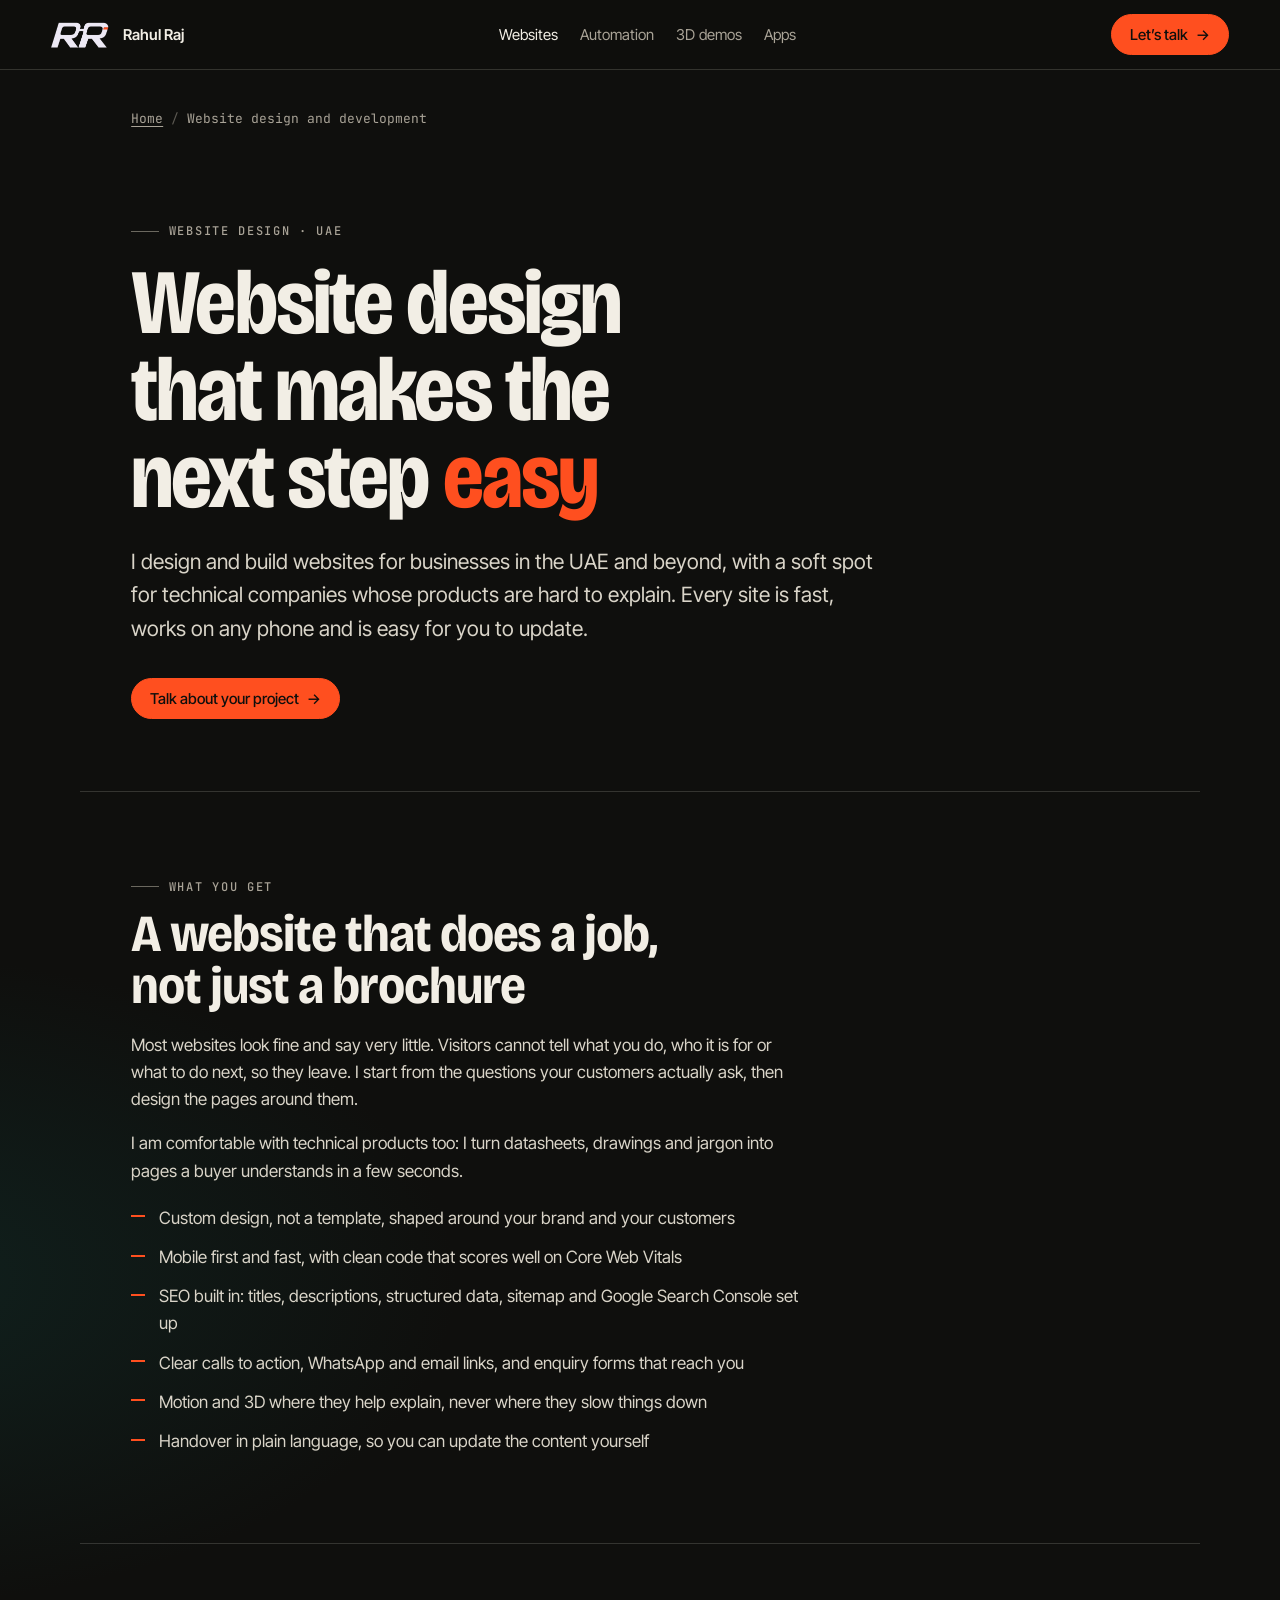
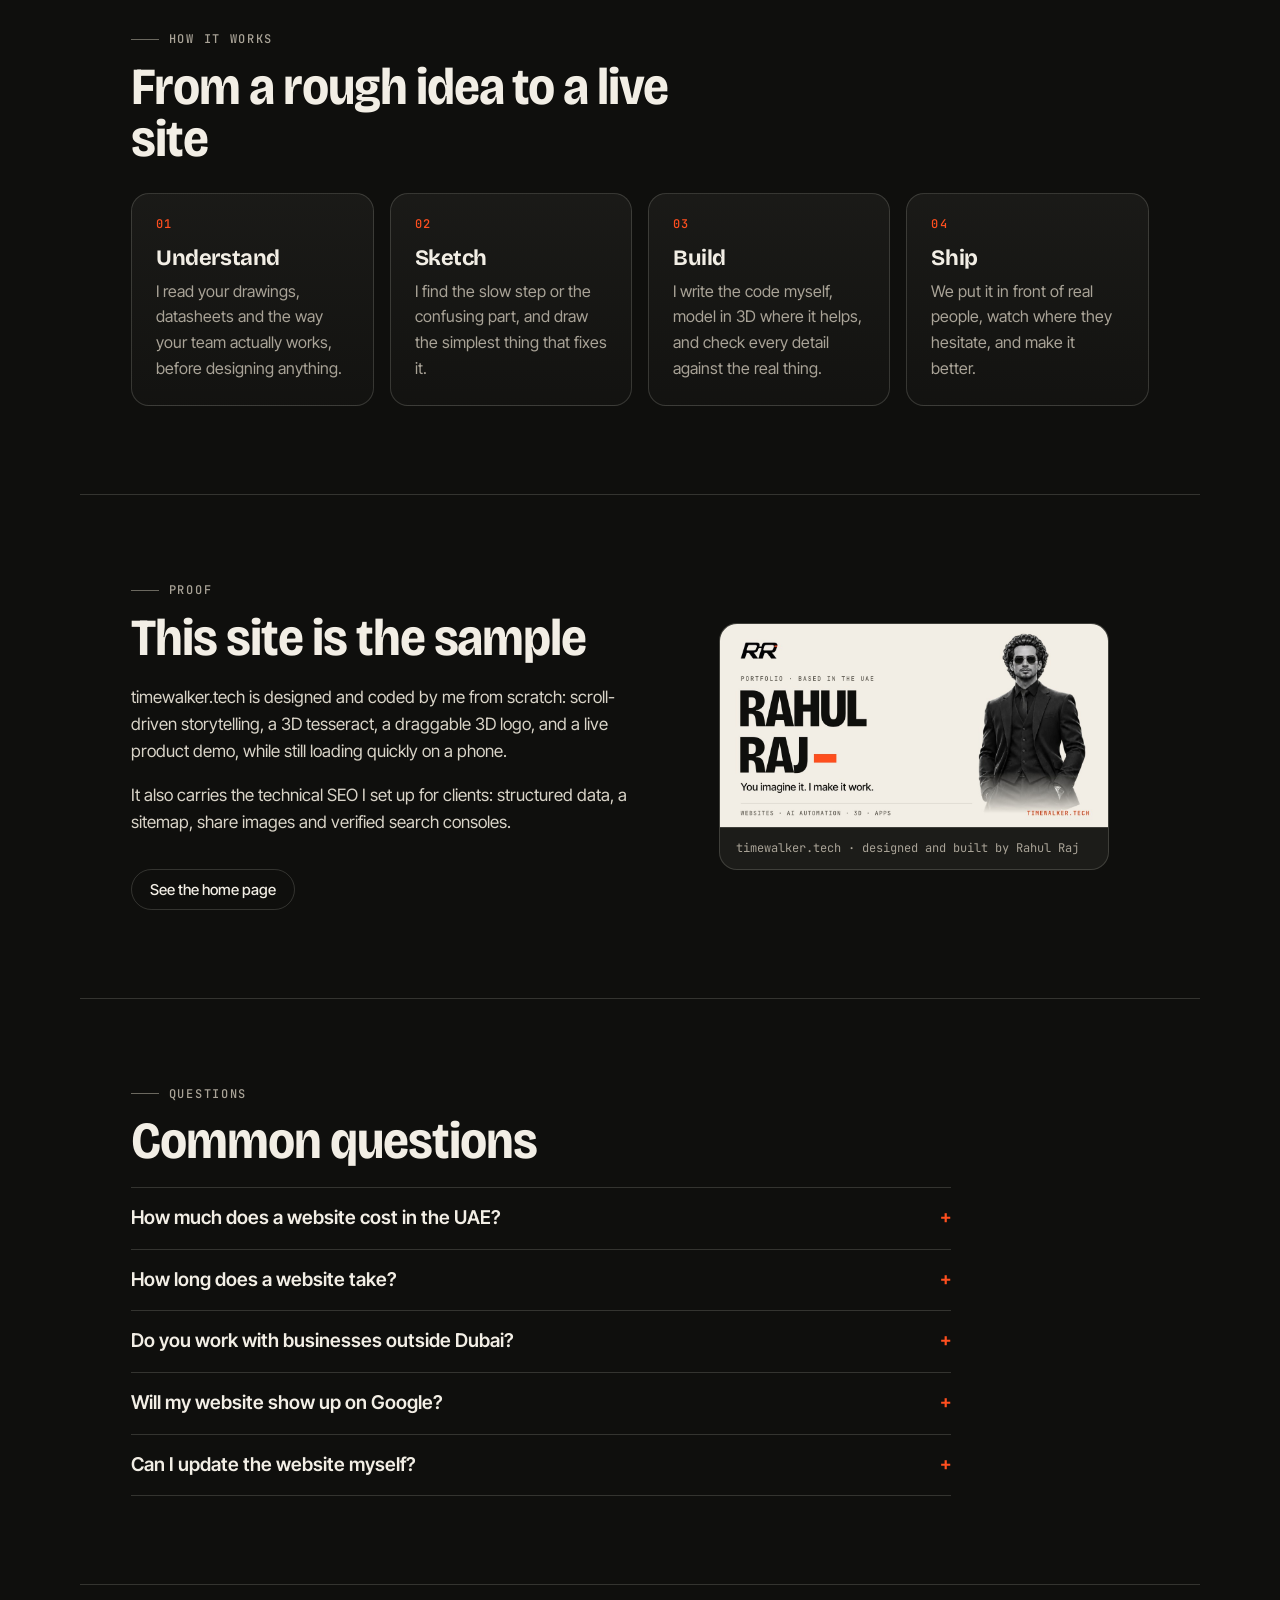
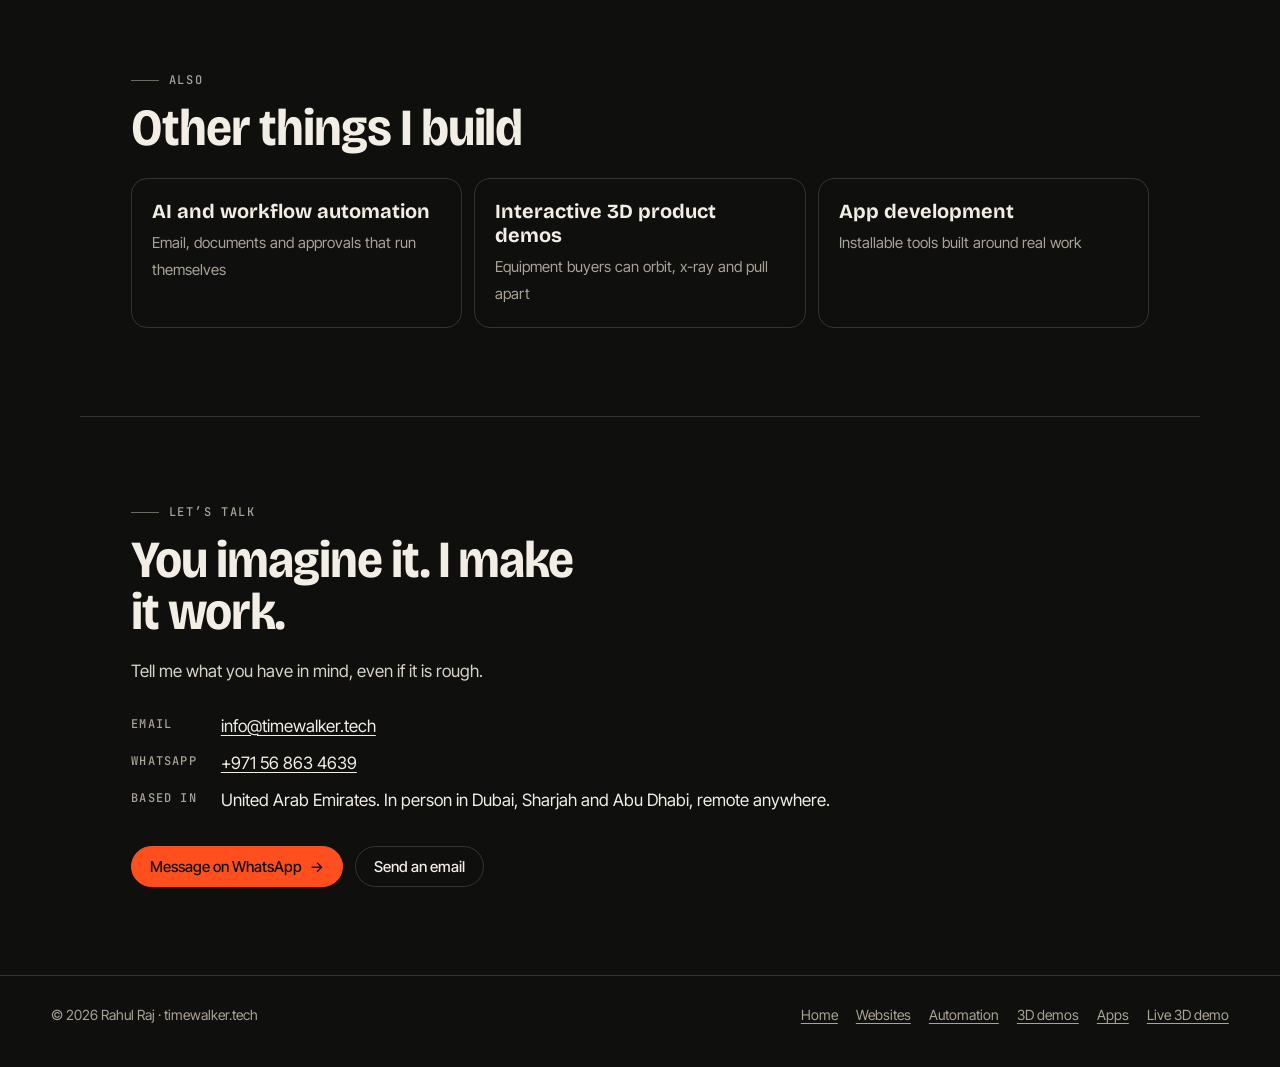
<file: services/website-design-uae.html>
<!DOCTYPE html>
<html lang="en">
<head>
<meta charset="utf-8">
<meta name="viewport" content="width=device-width, initial-scale=1, viewport-fit=cover">
<title>Website Design in the UAE · Rahul Raj</title>
<meta name="description" content="Website design and development in Dubai, Sharjah, Abu Dhabi and remote. Distinctive, fast websites that explain what you sell clearly and turn visitors into enquiries.">
<meta name="author" content="Rahul Raj">
<meta name="robots" content="index, follow, max-image-preview:large">
<meta name="theme-color" content="#0F0F0D">
<link rel="canonical" href="https://timewalker.tech/services/website-design-uae.html">
<link rel="icon" href="../favicon.ico" sizes="48x48">
<link rel="icon" href="../assets/icons/favicon-32.png" type="image/png" sizes="32x32">
<link rel="apple-touch-icon" href="../assets/icons/apple-touch-icon.png">
<link rel="manifest" href="../site.webmanifest">
<meta property="og:type" content="website">
<meta property="og:site_name" content="Rahul Raj">
<meta property="og:locale" content="en_GB">
<meta property="og:url" content="https://timewalker.tech/services/website-design-uae.html">
<meta property="og:title" content="Website design in the UAE by Rahul Raj">
<meta property="og:description" content="Website design and development in Dubai, Sharjah, Abu Dhabi and remote. Distinctive, fast websites that explain what you sell clearly and turn visitors into enquiries.">
<meta property="og:image" content="https://timewalker.tech/assets/og-image.jpg">
<meta name="twitter:card" content="summary_large_image">
<link rel="preconnect" href="https://fonts.googleapis.com">
<link rel="preconnect" href="https://fonts.gstatic.com" crossorigin>
<link rel="stylesheet" href="https://fonts.googleapis.com/css2?family=Bricolage+Grotesque:opsz,wdth,wght@12..96,75..100,200..800&family=Inter+Tight:wght@400;500;600&family=JetBrains+Mono:wght@400;500&display=swap">
<link rel="stylesheet" href="../assets/pages.css">
<script type="application/ld+json">
{
 "@context": "https://schema.org",
 "@graph": [
  {
   "@type": "WebPage",
   "@id": "https://timewalker.tech/services/website-design-uae.html#page",
   "url": "https://timewalker.tech/services/website-design-uae.html",
   "name": "Website Design in the UAE · Rahul Raj",
   "description": "Website design and development in Dubai, Sharjah, Abu Dhabi and remote. Distinctive, fast websites that explain what you sell clearly and turn visitors into enquiries.",
   "isPartOf": {
    "@id": "https://timewalker.tech/#website"
   },
   "about": {
    "@id": "https://timewalker.tech/services/website-design-uae.html#service"
   },
   "breadcrumb": {
    "@id": "https://timewalker.tech/services/website-design-uae.html#crumbs"
   },
   "inLanguage": "en",
   "dateModified": "2026-11-23"
  },
  {
   "@type": "Service",
   "@id": "https://timewalker.tech/services/website-design-uae.html#service",
   "name": "Website design and development",
   "serviceType": "Website design and development",
   "description": "Design and development of distinctive, responsive, fast websites that explain products clearly and make it easy to get in touch.",
   "provider": {
    "@id": "https://timewalker.tech/#rahul"
   },
   "url": "https://timewalker.tech/services/website-design-uae.html",
   "areaServed": [
    {
     "@type": "City",
     "name": "Dubai"
    },
    {
     "@type": "City",
     "name": "Sharjah"
    },
    {
     "@type": "City",
     "name": "Abu Dhabi"
    },
    {
     "@type": "Country",
     "name": "United Arab Emirates"
    },
    {
     "@type": "Place",
     "name": "Worldwide (remote)"
    }
   ]
  },
  {
   "@type": "BreadcrumbList",
   "@id": "https://timewalker.tech/services/website-design-uae.html#crumbs",
   "itemListElement": [
    {
     "@type": "ListItem",
     "position": 1,
     "name": "Home",
     "item": "https://timewalker.tech/"
    },
    {
     "@type": "ListItem",
     "position": 2,
     "name": "Website design and development",
     "item": "https://timewalker.tech/services/website-design-uae.html"
    }
   ]
  },
  {
   "@type": "FAQPage",
   "@id": "https://timewalker.tech/services/website-design-uae.html#faq",
   "mainEntity": [
    {
     "@type": "Question",
     "name": "How much does a website cost in the UAE?",
     "acceptedAnswer": {
      "@type": "Answer",
      "text": "It depends on the number of pages, the content and any special features such as 3D or automation. After a short call I send a fixed quote with exactly what is included, so there are no surprises."
     }
    },
    {
     "@type": "Question",
     "name": "How long does a website take?",
     "acceptedAnswer": {
      "@type": "Answer",
      "text": "A focused small business site usually takes two to four weeks from the first call to going live. Larger sites with custom features take longer, and I give you a timeline up front."
     }
    },
    {
     "@type": "Question",
     "name": "Do you work with businesses outside Dubai?",
     "acceptedAnswer": {
      "@type": "Answer",
      "text": "Yes. I meet clients in person in Dubai, Sharjah and Abu Dhabi, and work remotely with clients anywhere in the world."
     }
    },
    {
     "@type": "Question",
     "name": "Will my website show up on Google?",
     "acceptedAnswer": {
      "@type": "Answer",
      "text": "Every site I build has the technical SEO foundations in place and is submitted to Google and Bing. Nobody can honestly guarantee a ranking, but a fast, clear, well structured site gives you the best possible start."
     }
    },
    {
     "@type": "Question",
     "name": "Can I update the website myself?",
     "acceptedAnswer": {
      "@type": "Answer",
      "text": "Yes. I build it so you can change text and images easily, and I walk you through it at handover."
     }
    }
   ]
  },
  {
   "@type": "Person",
   "@id": "https://timewalker.tech/#rahul",
   "name": "Rahul Raj",
   "url": "https://timewalker.tech/"
  }
 ]
}
</script>
</head>
<body>
<a class="skip" href="#main">Skip to content</a>
<header class="nav">
  <a class="mark" href="../" aria-label="Rahul Raj, home"><img src="../assets/logo-rr-light.webp" width="246" height="120" alt=""><span>Rahul Raj</span></a>
  <nav aria-label="Services"><a href="website-design-uae.html" aria-current="page">Websites</a><a href="ai-automation-uae.html">Automation</a><a href="3d-product-demos.html">3D demos</a><a href="app-development-uae.html">Apps</a></nav>
  <a class="btn solid" href="#contact">Let’s talk <span aria-hidden="true">→</span></a>
</header>
<main id="main">
<div class="wrap">
  <nav class="crumbs" aria-label="Breadcrumb"><ol><li><a href="../">Home</a></li><li aria-current="page">Website design and development</li></ol></nav>
  <div class="hero">
    <p class="kicker">Website design · UAE</p>
    <h1>Website design that makes the next step <em>easy</em></h1>
    <p class="lede">I design and build websites for businesses in the UAE and beyond, with a soft spot for technical companies whose products are hard to explain. Every site is fast, works on any phone and is easy for you to update.</p>
    <div class="cta-row"><a class="btn solid" href="#contact">Talk about your project <span aria-hidden="true">→</span></a></div>
  </div>
</div>
<section class="wrap" aria-labelledby="w1">
  <p class="kicker">What you get</p>
  <h2 id="w1">A website that does a job, not just a brochure</h2>
  <div class="prose"><p>Most websites look fine and say very little. Visitors cannot tell what you do, who it is for or what to do next, so they leave. I start from the questions your customers actually ask, then design the pages around them.</p><p>I am comfortable with technical products too: I turn datasheets, drawings and jargon into pages a buyer understands in a few seconds.</p></div>
  <ul class="ticks"><li>Custom design, not a template, shaped around your brand and your customers</li><li>Mobile first and fast, with clean code that scores well on Core Web Vitals</li><li>SEO built in: titles, descriptions, structured data, sitemap and Google Search Console set up</li><li>Clear calls to action, WhatsApp and email links, and enquiry forms that reach you</li><li>Motion and 3D where they help explain, never where they slow things down</li><li>Handover in plain language, so you can update the content yourself</li></ul>
</section>
<section class="wrap" aria-labelledby="w2">
  <p class="kicker">How it works</p>
  <h2 id="w2">From a rough idea to a live site</h2>
  <div class="grid"><div class="card"><span class="n">01</span><h3>Understand</h3><p>I read your drawings, datasheets and the way your team actually works, before designing anything.</p></div><div class="card"><span class="n">02</span><h3>Sketch</h3><p>I find the slow step or the confusing part, and draw the simplest thing that fixes it.</p></div><div class="card"><span class="n">03</span><h3>Build</h3><p>I write the code myself, model in 3D where it helps, and check every detail against the real thing.</p></div><div class="card"><span class="n">04</span><h3>Ship</h3><p>We put it in front of real people, watch where they hesitate, and make it better.</p></div></div>
</section>
<section class="wrap" aria-labelledby="w3">
  <div class="split">
    <div><p class="kicker">Proof</p><h2 id="w3">This site is the sample</h2><div class="prose"><p>timewalker.tech is designed and coded by me from scratch: scroll-driven storytelling, a 3D tesseract, a draggable 3D logo, and a live product demo, while still loading quickly on a phone.</p><p>It also carries the technical SEO I set up for clients: structured data, a sitemap, share images and verified search consoles.</p></div><div class="cta-row"><a class="btn" href="../">See the home page</a></div></div>
    <figure class="figure"><img src="../assets/og-image.jpg" width="1200" height="630" alt="The timewalker.tech share card: Rahul Raj, web, AI automation, 3D and apps" loading="lazy"><figcaption>timewalker.tech · designed and built by Rahul Raj</figcaption></figure>
  </div>
</section>
<section class="wrap" aria-labelledby="faq-h">
  <p class="kicker">Questions</p>
  <h2 id="faq-h">Common questions</h2>
  <details><summary>How much does a website cost in the UAE?</summary><p>It depends on the number of pages, the content and any special features such as 3D or automation. After a short call I send a fixed quote with exactly what is included, so there are no surprises.</p></details><details><summary>How long does a website take?</summary><p>A focused small business site usually takes two to four weeks from the first call to going live. Larger sites with custom features take longer, and I give you a timeline up front.</p></details><details><summary>Do you work with businesses outside Dubai?</summary><p>Yes. I meet clients in person in Dubai, Sharjah and Abu Dhabi, and work remotely with clients anywhere in the world.</p></details><details><summary>Will my website show up on Google?</summary><p>Every site I build has the technical SEO foundations in place and is submitted to Google and Bing. Nobody can honestly guarantee a ranking, but a fast, clear, well structured site gives you the best possible start.</p></details><details><summary>Can I update the website myself?</summary><p>Yes. I build it so you can change text and images easily, and I walk you through it at handover.</p></details>
</section>
<section class="wrap" aria-labelledby="more-h">
  <p class="kicker">Also</p>
  <h2 id="more-h">Other things I build</h2>
  <div class="more"><a href="ai-automation-uae.html"><b>AI and workflow automation</b><span>Email, documents and approvals that run themselves</span></a><a href="3d-product-demos.html"><b>Interactive 3D product demos</b><span>Equipment buyers can orbit, x-ray and pull apart</span></a><a href="app-development-uae.html"><b>App development</b><span>Installable tools built around real work</span></a></div>
</section>
<section class="wrap contact" id="contact" aria-labelledby="contact-h">
  <p class="kicker">Let’s talk</p>
  <h2 id="contact-h">You imagine it. I make it work.</h2>
  <p class="prose">Tell me what you have in mind, even if it is rough.</p>
  <dl>
    <dt>Email</dt><dd><a href="mailto:info@timewalker.tech">info@timewalker.tech</a></dd>
    <dt>WhatsApp</dt><dd><a href="https://wa.me/971568634639">+971 56 863 4639</a></dd>
    <dt>Based in</dt><dd>United Arab Emirates. In person in Dubai, Sharjah and Abu Dhabi, remote anywhere.</dd>
  </dl>
  <div class="cta-row"><a class="btn solid" href="https://wa.me/971568634639">Message on WhatsApp <span aria-hidden="true">→</span></a><a class="btn" href="mailto:info@timewalker.tech">Send an email</a></div>
</section>
</main>
<footer class="foot">
  <span>© 2026 Rahul Raj · timewalker.tech</span>
  <nav aria-label="Footer"><a href="../">Home</a><a href="website-design-uae.html">Websites</a><a href="ai-automation-uae.html">Automation</a><a href="3d-product-demos.html">3D demos</a><a href="app-development-uae.html">Apps</a><a href="../demo/pump-skid.html">Live 3D demo</a></nav>
</footer>
</body>
</html>
</file>
<file: assets/pages.css>
/* Service pages for timewalker.tech. Same type, colours and tone as the home page's dark chapters. */
:root{
  --paper:#F2EEE5;--ink:#0F0F0D;--ink-2:#1C1C19;--ink-3:#2A2A26;
  --orange:#FF4F1F;--mute-d:#A9A397;--line-d:rgba(242,238,229,.16);
  --display:"Bricolage Grotesque","Arial Narrow",system-ui,sans-serif;
  --body:"Inter Tight",system-ui,-apple-system,"Segoe UI",sans-serif;
  --mono:"JetBrains Mono",ui-monospace,SFMono-Regular,Menlo,monospace;
  --gut:clamp(16px,4vw,56px);
  color-scheme:dark;
}
@media (prefers-color-scheme:light){:root:not([data-theme="dark"]){--paper:#F2EEE5;--ink:#0F0F0D}}
:root[data-theme="light"]{--paper:#F2EEE5;--ink:#0F0F0D}
*,*::before,*::after{box-sizing:border-box}
html{-webkit-text-size-adjust:100%;scroll-behavior:smooth}
@media (prefers-reduced-motion:reduce){html{scroll-behavior:auto}}
body{margin:0;background:var(--ink);color:var(--paper);font:400 17px/1.6 var(--body);overflow-x:clip;-webkit-font-smoothing:antialiased;
  background-image:radial-gradient(1200px 600px at 85% -10%,rgba(255,79,31,.10),transparent 60%),radial-gradient(900px 500px at -10% 30%,rgba(17,48,44,.55),transparent 65%);background-repeat:no-repeat}
img{display:block;max-width:100%;height:auto}
a{color:inherit;text-underline-offset:3px}
h1,h2,h3{font-family:var(--display);font-weight:700;margin:0;letter-spacing:-.02em}
p{margin:0}
::selection{background:var(--orange);color:var(--ink)}
:focus-visible{outline:2px solid var(--orange);outline-offset:3px;border-radius:4px}
.skip{position:fixed;left:12px;top:-60px;z-index:100;background:var(--paper);color:var(--ink);padding:10px 14px;border-radius:8px;text-decoration:none}
.skip:focus{top:12px}
.wrap{max-width:1120px;margin:0 auto;padding:0 var(--gut)}
.nav{position:sticky;top:0;z-index:10;display:flex;align-items:center;justify-content:space-between;gap:16px;padding:14px var(--gut);background:rgba(15,15,13,.82);backdrop-filter:blur(10px);-webkit-backdrop-filter:blur(10px);border-bottom:1px solid var(--line-d)}
.mark{display:flex;align-items:center;gap:10px;text-decoration:none;font:600 15px/1 var(--body)}
.mark img{width:auto;height:30px}
.nav nav{display:flex;gap:22px;font-size:15px}
.nav nav a{text-decoration:none;color:var(--mute-d)}
.nav nav a:hover,.nav nav a[aria-current]{color:var(--paper)}
@media (max-width:820px){.nav nav{display:none}}
.btn{display:inline-flex;align-items:center;gap:.5em;padding:12px 18px;border-radius:999px;border:1px solid var(--line-d);text-decoration:none;font:500 15px/1 var(--body);white-space:nowrap;transition:background .2s,color .2s,border-color .2s}
.btn:hover{border-color:var(--paper)}
.btn.solid{background:var(--orange);border-color:var(--orange);color:var(--ink)}
.btn.solid:hover{background:var(--paper);border-color:var(--paper)}
.kicker{font:500 12px/1.2 var(--mono);letter-spacing:.14em;text-transform:uppercase;color:var(--mute-d);display:flex;gap:.8em;align-items:center}
.kicker::before{content:"";width:28px;height:1px;background:currentColor;opacity:.6}
.crumbs{font:400 13px/1.4 var(--mono);color:var(--mute-d);margin:40px 0 0}
.crumbs a{color:var(--mute-d)}
.crumbs ol{list-style:none;margin:0;padding:0;display:flex;flex-wrap:wrap;gap:.6em}
.crumbs li+li::before{content:"/";margin-right:.6em;opacity:.5}
.hero{padding:clamp(40px,8vw,96px) 0 clamp(40px,6vw,72px)}
.hero h1{font-size:clamp(40px,7.4vw,92px);line-height:.95;font-variation-settings:"wdth" 85;margin:20px 0 24px;max-width:14ch}
.hero h1 em{font-style:normal;color:var(--orange)}
.lede{font-size:clamp(18px,2vw,21px);color:#d9d4c8;max-width:62ch}
.cta-row{display:flex;flex-wrap:wrap;gap:12px;margin-top:32px}
section.wrap{padding:clamp(48px,7vw,88px) var(--gut);border-top:1px solid var(--line-d)}
h2{font-size:clamp(30px,4.4vw,52px);line-height:1;font-variation-settings:"wdth" 90;margin:14px 0 20px;max-width:20ch}
h3{font-size:22px;line-height:1.15;margin:0 0 8px}
.prose{max-width:68ch;color:#d9d4c8}
.prose p+p{margin-top:1em}
.grid{display:grid;gap:16px;grid-template-columns:repeat(auto-fit,minmax(min(100%,220px),1fr));margin-top:28px}
.card{background:linear-gradient(180deg,rgba(242,238,229,.05),rgba(242,238,229,.02));border:1px solid var(--line-d);border-radius:18px;padding:24px}
.card p{color:var(--mute-d);font-size:16px}
.card .n{font:500 12px/1 var(--mono);color:var(--orange);letter-spacing:.1em;display:block;margin-bottom:16px}
.split{display:grid;gap:32px;grid-template-columns:1fr;align-items:center}
@media (min-width:900px){.split{grid-template-columns:1.1fr 1fr}}
.figure{border-radius:18px;overflow:hidden;border:1px solid var(--line-d);background:var(--ink-2)}
.figure figcaption{font:400 12px/1.4 var(--mono);color:var(--mute-d);padding:12px 16px;border-top:1px solid var(--line-d)}
.tags{display:flex;flex-wrap:wrap;gap:8px;margin-top:18px;padding:0;list-style:none}
.tags li{font:500 12px/1 var(--mono);letter-spacing:.06em;padding:8px 12px;border:1px solid var(--line-d);border-radius:999px;color:var(--mute-d)}
.label{display:inline-block;font:500 11px/1 var(--mono);letter-spacing:.1em;text-transform:uppercase;padding:6px 10px;border-radius:999px;background:rgba(255,79,31,.14);color:#ff8a66;margin-bottom:12px}
ul.ticks{list-style:none;padding:0;margin:20px 0 0;display:grid;gap:12px;max-width:68ch}
ul.ticks li{padding-left:28px;position:relative;color:#d9d4c8}
ul.ticks li::before{content:"";position:absolute;left:0;top:.62em;width:14px;height:2px;background:var(--orange)}
details{border-bottom:1px solid var(--line-d);padding:18px 0;max-width:820px}
details:first-of-type{border-top:1px solid var(--line-d)}
summary{cursor:pointer;font:600 19px/1.3 var(--body);list-style:none;display:flex;justify-content:space-between;gap:16px}
summary::-webkit-details-marker{display:none}
summary::after{content:"+";font-family:var(--mono);color:var(--orange);transition:transform .2s}
details[open] summary::after{transform:rotate(45deg)}
details p{color:#d9d4c8;margin-top:12px;max-width:68ch}
.more{display:grid;gap:12px;grid-template-columns:repeat(auto-fit,minmax(min(100%,240px),1fr));margin-top:24px}
.more a{display:block;text-decoration:none;padding:20px;border:1px solid var(--line-d);border-radius:16px;transition:border-color .2s,background .2s}
.more a:hover{border-color:var(--orange);background:rgba(255,79,31,.06)}
.more b{display:block;font:700 20px/1.2 var(--display);margin-bottom:6px}
.more span{color:var(--mute-d);font-size:15px}
.contact{text-align:left}
.contact h2{max-width:16ch}
.contact dl{display:grid;grid-template-columns:auto 1fr;gap:10px 24px;margin:28px 0 0;font-size:17px}
.contact dt{font:500 12px/1.9 var(--mono);letter-spacing:.1em;text-transform:uppercase;color:var(--mute-d)}
.contact dd{margin:0}
.foot{border-top:1px solid var(--line-d);padding:28px var(--gut) 40px;font-size:14px;color:var(--mute-d);display:flex;flex-wrap:wrap;gap:12px 24px;justify-content:space-between}
.foot nav{display:flex;flex-wrap:wrap;gap:8px 18px}
.foot a{color:var(--mute-d)}
</file>
